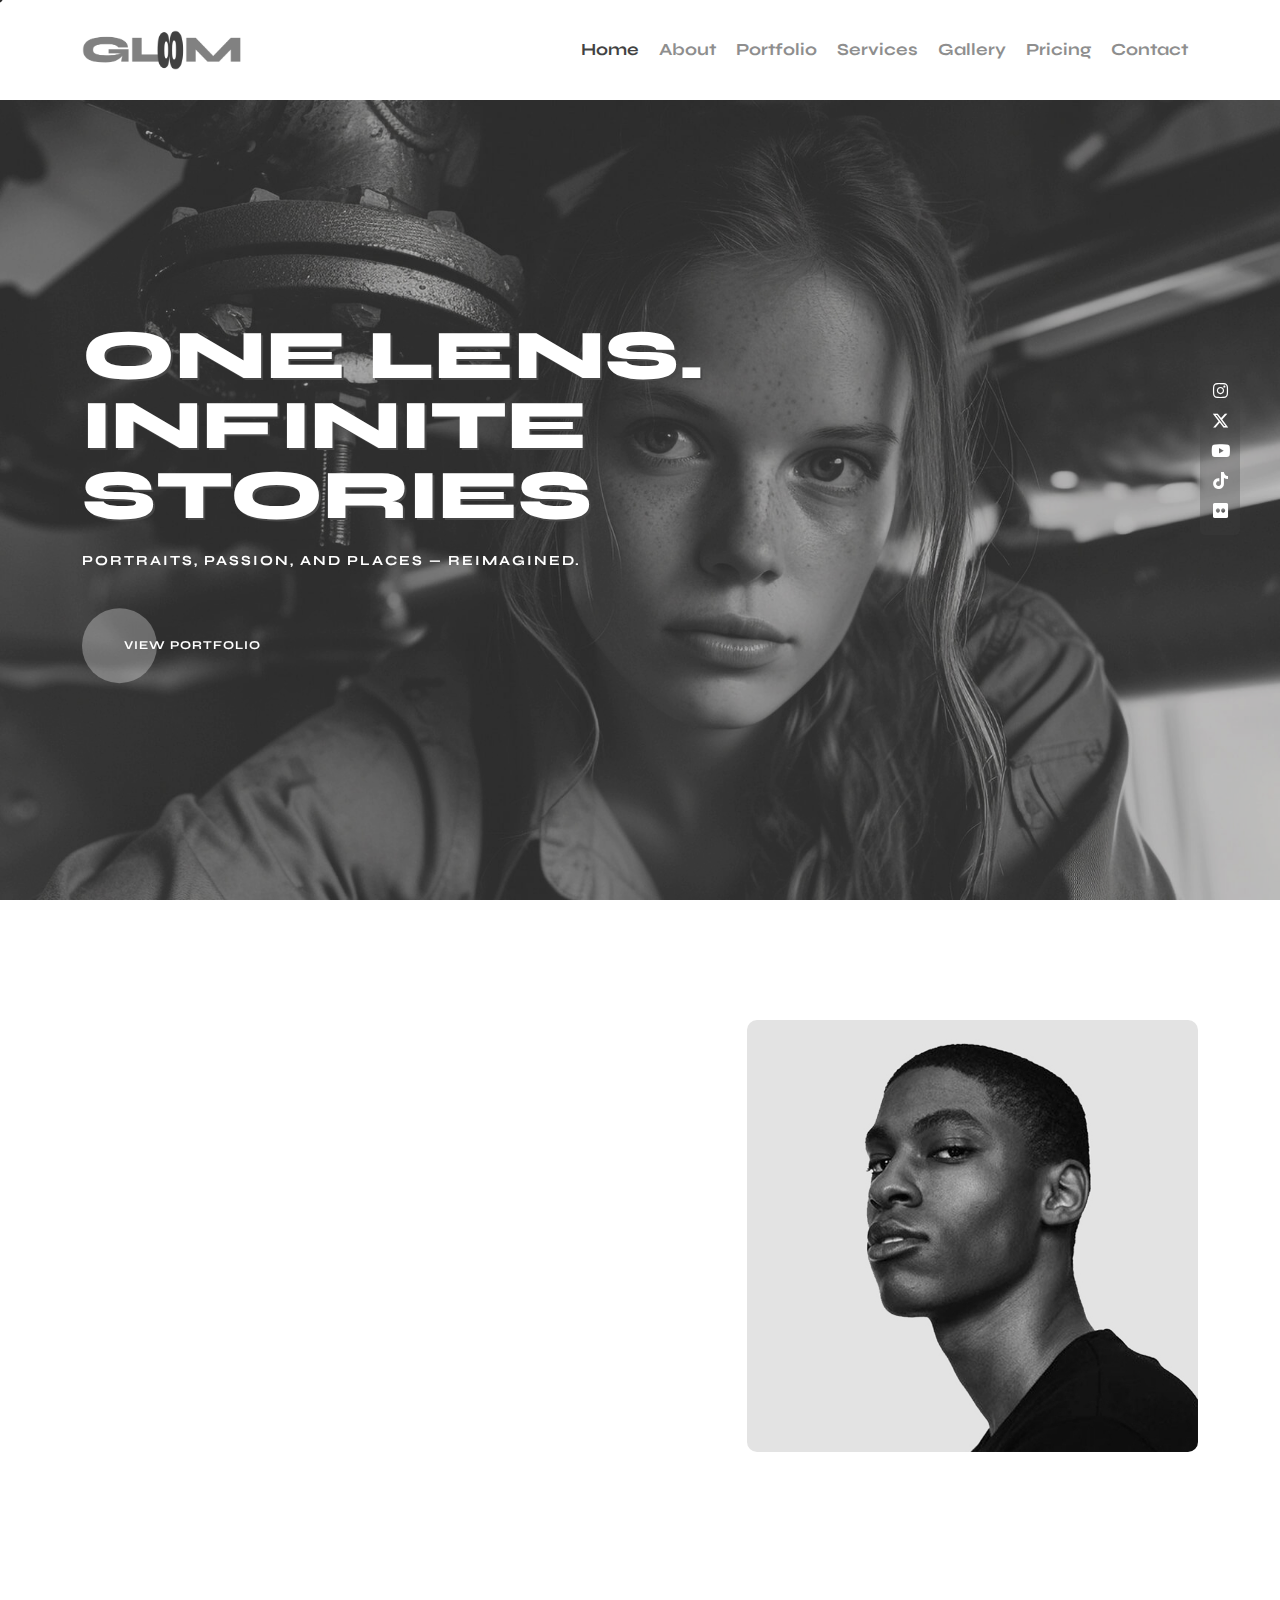
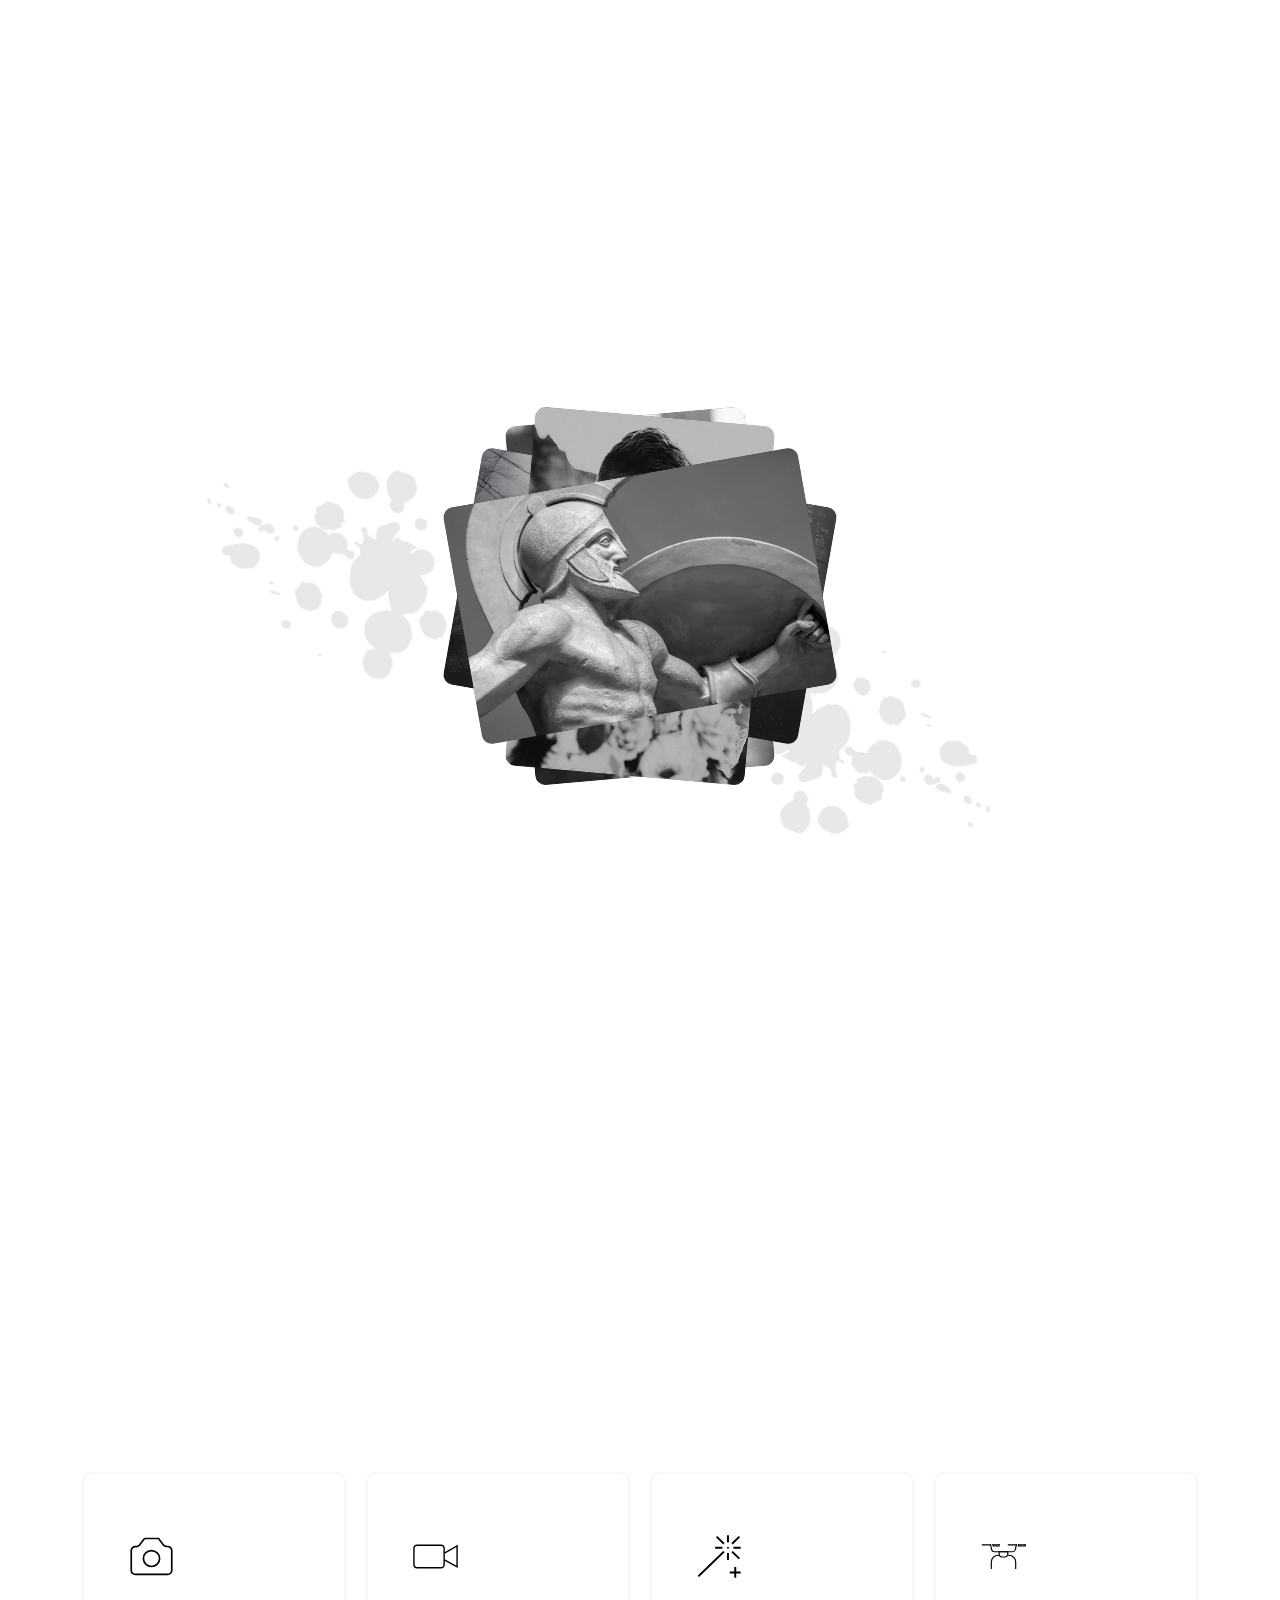
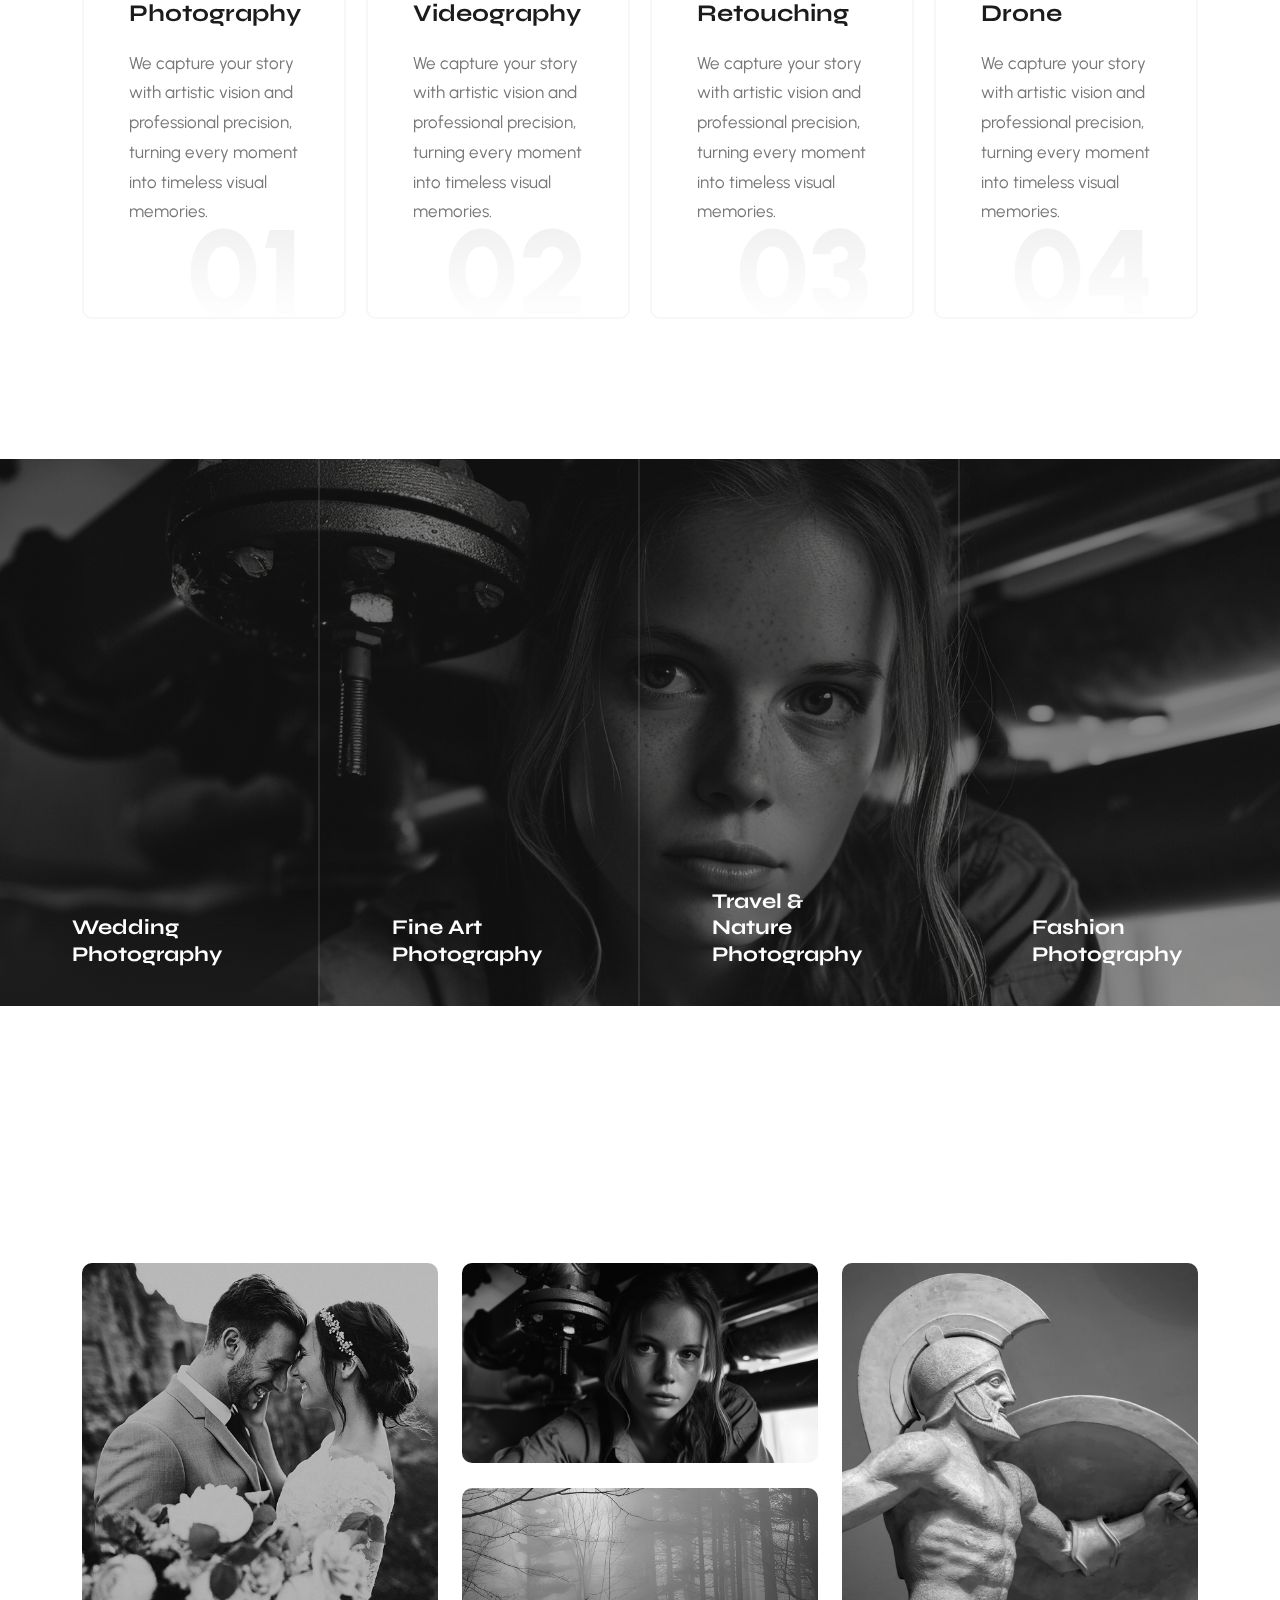
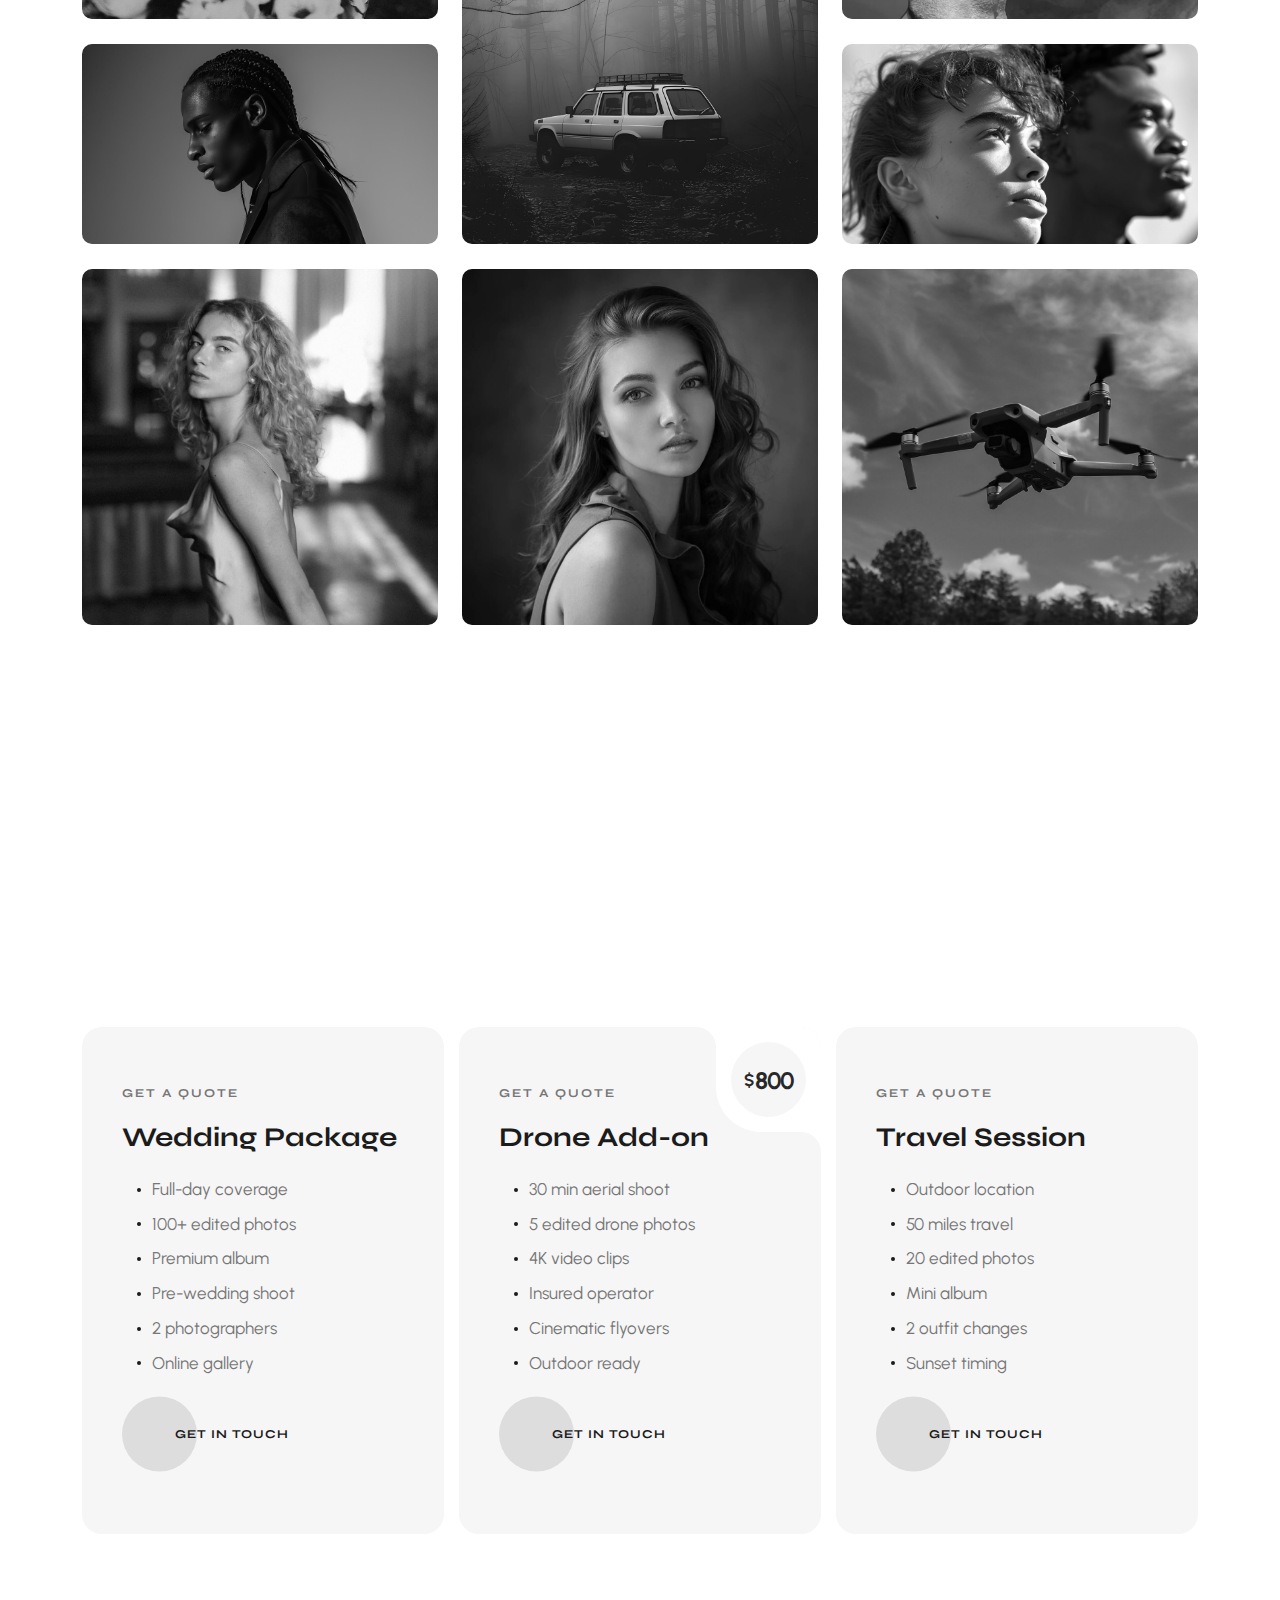
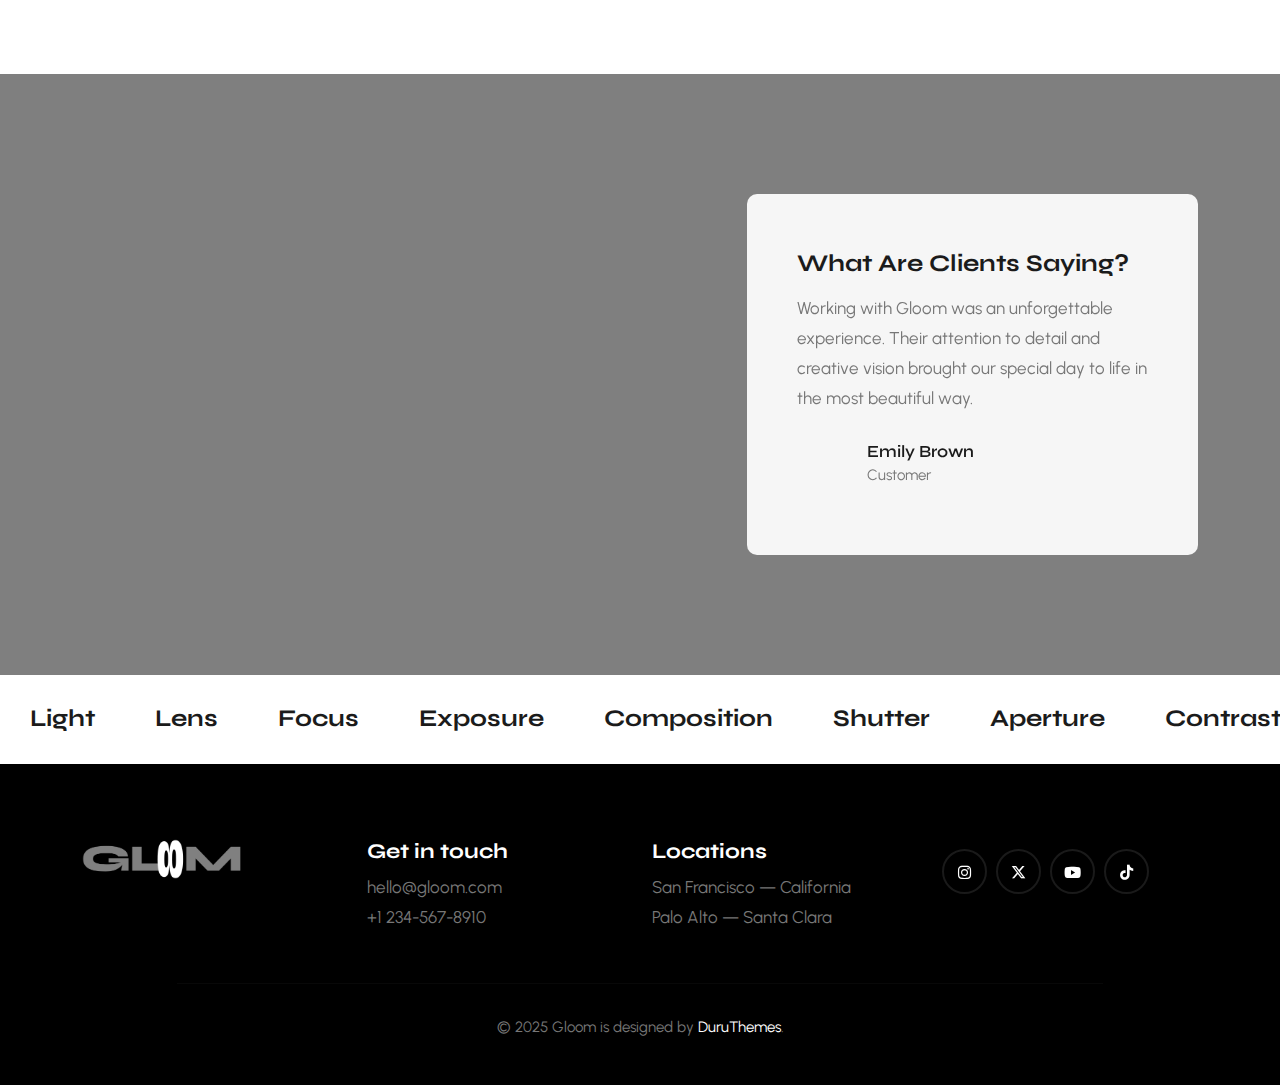
<file: index.html>
<!DOCTYPE html>
<html lang="en">
<head>
    <meta charset="utf-8">
    <meta http-equiv="X-UA-Compatible" content="IE=edge">
    <meta name="viewport" content="width=device-width, initial-scale=1">
    <title>Gloom - Photography Portfolio Template</title>
    <meta name="description" content="Gloom is a modern and elegant photography portfolio theme designed for creatives, photographers, and visual artists.">
    <meta name="keywords" content="photography, portfolio, gallery, fullscreen, creative, responsive, gloom">
    <meta name="author" content="DuruThemes">
    <link rel="icon" type="image/x-icon" href="images/favicon.ico">
    <link rel="preconnect" href="https://fonts.googleapis.com/">
    <link rel="preconnect" href="https://fonts.gstatic.com/" crossorigin>
    <link href="https://fonts.googleapis.com/css2?family=Syne:wght@400..800&amp;family=Urbanist:ital,wght@0,100..900;1,100..900&amp;display=swap" rel="stylesheet">
    <link rel="stylesheet" href="css/plugins.css">
    <link rel="stylesheet" href="css/style.css">
</head>
<body>
    <!-- Preloader -->
    <div class="preloader-bg"></div>
    <div id="preloader">
        <div id="preloader-status">
            <div class="preloader-position loader"> <span></span> </div>
        </div>
    </div>
    <!-- Progress scroll totop -->
    <div class="progress-wrap cursor-pointer">
        <svg class="progress-circle svg-content" width="100%" height="100%" viewBox="-1 -1 102 102">
            <path d="M50,1 a49,49 0 0,1 0,98 a49,49 0 0,1 0,-98" />
        </svg>
    </div>
    <!-- Cursor -->
    <div class="cursor js-cursor"></div>
    <!-- Social Icons -->
    <div class="social-ico-block"> <a href="https://duruthemes.com/demo/html/gloom/" target="_blank" class="social-ico"><i class="fa-brands fa-instagram"></i></a> <a href="https://duruthemes.com/demo/html/gloom/" target="_blank" class="social-ico"><i class="fa-brands fa-x-twitter"></i></a> <a href="https://duruthemes.com/demo/html/gloom/" target="_blank" class="social-ico"><i class="fa-brands fa-youtube"></i></a> <a href="https://duruthemes.com/demo/html/gloom/" target="_blank" class="social-ico"><i class="fa-brands fa-tiktok"></i></a> <a href="https://duruthemes.com/demo/html/gloom/" target="_blank" class="social-ico"><i class="fa-brands fa-flickr"></i></a> </div>
    <!-- Navbar -->
    <nav class="navbar navbar-expand-lg">
        <div class="container">
            <!-- Logo -->
            <div class="logo-wrapper">
                <a class="logo" href="index.html"> <img src="images/logo-light.png" class="logo-img" alt="Gloom" loading="lazy"> </a>
                <!-- <div class="logo"><h2>Gl<span>oo</span>m</h2></div> -->
            </div>
            <!-- Button -->
            <button class="navbar-toggler" type="button" data-bs-toggle="collapse" data-bs-target="#navbar" aria-controls="navbar" aria-expanded="false" aria-label="Toggle navigation"> <span class="navbar-toggler-icon"><i class="ti-menu"></i></span> </button>
            <!-- Menu -->
            <div class="collapse navbar-collapse" id="navbar">
                <ul class="navbar-nav ms-auto">
                    <li class="nav-item"><a class="nav-link active" href="#" data-scroll-nav="0">Home</a></li>
                    <li class="nav-item"><a class="nav-link" href="#" data-scroll-nav="1">About</a></li>
                    <li class="nav-item"><a class="nav-link" href="#" data-scroll-nav="2">Portfolio</a></li>
                    <li class="nav-item"><a class="nav-link" href="#" data-scroll-nav="3">Services</a></li>
                    <li class="nav-item"><a class="nav-link" href="#" data-scroll-nav="4">Gallery</a></li>
                    <li class="nav-item"><a class="nav-link" href="#" data-scroll-nav="5">Pricing</a></li>
                    <li class="nav-item"><a class="nav-link" href="#" data-scroll-nav="6">Contact</a></li>
                </ul>
            </div>
        </div>
    </nav>
    <!-- Kenburns SlideShow -->
    <aside data-scroll-index="0" class="kenburns-section" id="kenburnsSliderContainer" data-overlay-dark="3">
        <div class="kenburns-inner h-100">
            <div class="v-middle caption">
                <div class="container">
                    <div class="row align-items-center">
                        <div class="col-lg-7 col-md-12">
                            <h1>One Lens. Infinite Stories</h1>
                            <h6>Portraits, passion, and places — reimagined.</h6>
                            <div class="btn-wrap mt-30">
                                    <div class="btn-link"> <a class="white" href="portfolio-page.html">View portfolio</a> <span class="btn-block color3 animation-bounce"></span> </div>
                                </div>
                        </div>
                    </div>
                </div>
            </div>
        </div>
    </aside>
    <!-- About  -->
    <section id="about" data-scroll-index="1" class="section-padding">
        <div class="container">
            <div class="row">
                <div class="col-md-6">
                    <h6 class="wow" data-splitting>About Us</h6>
                    <h1 class="wow" data-splitting>Behind the lens</h1>
                    <p class="mt-30 wow fadeInUp" data-wow-delay="0.3s"> We believe every image has a soul. Through light, emotion, and timing, we frame stories that speak without words. Photography is not just craft — it’s connection. Moments pass, but memories we create last forever. </p>
                    <p class="wow fadeInUp" data-wow-delay="0.6s"> Fusce suere quis sem quis efficitur. Etiam ac cursus lacus a retium arus crase eratodio congue a nulla quis iaculis laoreet risus. Orci varius natoque penatis magnis miss the duru parturient montes, nascetur ridiculus in the fermen. </p>
                    <div class="btn-wrap wow fadeInUp text-left mt-30 mb-30" data-wow-delay="0.9s">
                        <div class="btn-link"> <a href="mailto:hello@gloom.com">hello@gloom.com</a> <span class="btn-block color1 animation-bounce"></span> </div>
                    </div>
                </div>
                <div class="col-md-5 offset-md-1">
                    <div class="reveal-effect"> <img src="images/about.jpg" class="img-fluid br-10px" alt="Gloom" loading="lazy" /> </div>
                </div>
            </div>
        </div>
    </section>
    <!-- Portfolio -->
    <section id="portfolio" data-scroll-index="2" class="section-padding">
        <div class="container">
            <div class="row justify-content-center mb-60">
                <div class="col-md-12 text-center">
                    <h6 class="wow" data-splitting>Time stands still in every shot</h6>
                    <h1 class="wow" data-splitting>Portfolio</h1>
                </div>
            </div>
            <div class="row">
                <div class="col-md-12">
                    <div class="portfolio fade-in section-padding">
                        <div class="item">
                            <a href="portfolio.html" class="img portrait" style="background-image: url('images/portfolio/1.jpg');">
                                <div class="overlay"></div> <span class="hover-text">Wedding Photography</span>
                            </a>
                            <a href="portfolio.html" class="img landscape" style="background-image: url('images/portfolio/2.jpg');">
                                <div class="overlay"></div> <span class="hover-text">Art Photography</span>
                            </a>
                            <a href="portfolio.html" class="img landscape" style="background-image: url('images/portfolio/3.jpg');">
                                <div class="overlay"></div> <span class="hover-text">Travel Photography</span>
                            </a>
                            <a href="portfolio.html" class="img portrait" style="background-image: url('images/portfolio/4.jpg');">
                                <div class="overlay"></div> <span class="hover-text">Fashion Photography</span>
                            </a> <img class="canvas-1" src="images/canvas-1.png" width="373" alt="Canvas 1" /> <img class="canvas-2" src="images/canvas-2.png" width="373" alt="Canvas 2" />
                        </div>
                    </div>
                </div>
            </div>
            <div class="row">
                <div class="col-md-12 justify-align-center">
                    <div class="btn-wrap wow fadeInUp text-center" data-wow-delay=".3s">
                        <div class="btn-link"> <a href="portfolio.html">View portfolio </a> <span class="btn-block color1 animation-bounce"></span> </div>
                    </div>
                </div>
            </div>
        </div>
    </section>
    <!-- Services -->
    <section id="services" data-scroll-index="3" class="services clear section-padding">
        <div class="container">
            <div class="row mb-45">
                <div class="col-md-4">
                    <h6 class="wow" data-splitting>Capture the Moment</h6>
                    <h1 class="wow" data-splitting>Services</h1>
                </div>
                <div class="col-md-7 offset-md-1 mt-45">
                    <p class="wow fadeInUp" data-wow-delay=".6s">Discover my professional services including photography, videography, retouching, aerials, lighting, and grading — crafted to capture your moments with precision and creativity.</p>
                </div>
            </div>
            <div class="row">
                <div class="col-md-12">
                    <div class="owl-carousel owl-theme">
                        <div class="item">
                            <a href="services-page.html"> <img src="images/icons/icon-1.svg" alt="">
                                <h5>Photography</h5>
                                <p>We capture your story with artistic vision and professional precision, turning every moment into timeless visual memories.</p>
                                <div class="numb">01</div>
                            </a>
                        </div>
                        <div class="item">
                            <a href="services-page.html"> <img src="images/icons/icon-2.svg" alt="">
                                <h5>Videography</h5>
                                <p>We capture your story with artistic vision and professional precision, turning every moment into timeless visual memories.</p>
                                <div class="numb">02</div>
                            </a>
                        </div>
                        <div class="item">
                            <a href="services-page.html"> <img src="images/icons/icon-3.svg" alt="">
                                <h5>Retouching</h5>
                                <p>We capture your story with artistic vision and professional precision, turning every moment into timeless visual memories.</p>
                                <div class="numb">03</div>
                            </a>
                        </div>
                        <div class="item">
                            <a href="services-page.html"> <img src="images/icons/icon-4.svg" alt="">
                                <h5>Drone</h5>
                                <p>We capture your story with artistic vision and professional precision, turning every moment into timeless visual memories.</p>
                                <div class="numb">04</div>
                            </a>
                        </div>
                        <div class="item">
                            <a href="services-page.html"> <img src="images/icons/icon-5.svg" alt="">
                                <h5>Lighting</h5>
                                <p>We capture your story with artistic vision and professional precision, turning every moment into timeless visual memories.</p>
                                <div class="numb">05</div>
                            </a>
                        </div>
                        <div class="item">
                            <a href="services-page.html"> <img src="images/icons/icon-5.svg" alt="">
                                <h5>Grading</h5>
                                <p>We capture your story with artistic vision and professional precision, turning every moment into timeless visual memories.</p>
                                <div class="numb">06</div>
                            </a>
                        </div>
                    </div>
                </div>
            </div>
        </div>
    </section>
    <!-- Process 2 -->
    <section class="interactive process2">
        <div class="process2-content">
            <div class="process2-content-inner">
                <div class="item">
                    <div class="inner activate" data-index="0">
                        <div class="cont">
                            <div class="text">
                                <h2><a href="services.html">Wedding Photography</a></h2>
                            </div>
                        </div>
                    </div>
                </div>
                <div class="item">
                    <div class="inner" data-index="1">
                        <div class="cont">
                            <div class="text">
                                <h2><a href="services.html">Fine Art Photography</a></h2>
                            </div>
                        </div>
                    </div>
                </div>
                <div class="item">
                    <div class="inner" data-index="2">
                        <div class="cont">
                            <div class="text">
                                <h2><a href="services.html">Travel & Nature Photography</a></h2>
                            </div>
                        </div>
                    </div>
                </div>
                <div class="item">
                    <div class="inner" data-index="3">
                        <div class="cont">
                            <div class="text">
                                <h2><a href="services.html">Fashion Photography</a></h2>
                            </div>
                        </div>
                    </div>
                </div>
            </div>
            <div class="process2-list-image">
                <div class="process2-image img-0 show" data-bg="images/slider/01.jpg" style="background-image: url('images/slider/01.jpg');"></div>
                <div class="process2-image img-1" data-bg="images/slider/02.jpg" style="background-image: url('images/slider/02.jpg');"></div>
                <div class="process2-image img-2" data-bg="images/slider/04.jpg" style="background-image: url('images/slider/04.jpg');"></div>
                <div class="process2-image img-3" data-bg="images/slider/03.jpg" style="background-image: url('images/slider/03.jpg');"></div>
            </div>
        </div>
    </section>
    <!-- Image Gallery -->
    <section id="gallery" data-scroll-index="4" class="section-padding">
        <div class="container">
            <div class="row justify-content-center mb-45">
                <div class="col-md-12 text-center">
                    <h6 class="wow" data-splitting>Time stands still in every shot</h6>
                    <h1 class="wow" data-splitting>Image Gallery</h1>
                </div>
            </div>
            <div class="row gallery-items">
                <div class="col-lg-4 col-md-6 single-item branding mb-25">
                    <a href="images/portfolio/1.jpg" title="" class="img-zoom">
                        <div class="gallery-box">
                            <div class="gallery-img img-grayscale"> 
                            <img src="images/portfolio/1.jpg" class="img-fluid mx-auto d-block" alt=""> </div>
                        </div>
                    </a>
                </div>
                <div class="col-lg-4 col-md-6 single-item product mb-25">
                    <a href="images/slider/01.jpg" title="" class="gallery-masonry-item-img-link img-zoom">
                        <div class="gallery-box">
                            <div class="gallery-img img-grayscale"> <img src="images/slider/01.jpg" class="img-fluid mx-auto d-block" alt=""> </div>
                        </div>
                    </a>
                </div>
                <div class="col-lg-4 col-md-6 single-item web mb-25">
                    <a href="images/portfolio/2.jpg" title="" class="gallery-masonry-item-img-link img-zoom">
                        <div class="gallery-box">
                            <div class="gallery-img img-grayscale"> <img src="images/portfolio/2.jpg" class="img-fluid mx-auto d-block" alt=""> </div>
                        </div>
                    </a>
                </div>
                <div class="col-lg-4 col-md-6 single-item branding mb-25">
                    <a href="images/portfolio/3.jpg" title="" class="gallery-masonry-item-img-link img-zoom">
                        <div class="gallery-box">
                            <div class="gallery-img img-grayscale"> <img src="images/portfolio/3.jpg" class="img-fluid mx-auto d-block" alt=""> </div>
                        </div>
                    </a>
                </div>
                <div class="col-lg-4 col-md-6 single-item product mb-25">
                    <a href="images/slider/02.jpg" title="" class="gallery-masonry-item-img-link img-zoom">
                        <div class="gallery-box">
                            <div class="gallery-img img-grayscale"> <img src="images/slider/02.jpg" class="img-fluid mx-auto d-block" alt=""> </div>
                        </div>
                    </a>
                </div>
                <div class="col-lg-4 col-md-6 single-item product mb-25">
                    <a href="images/slider/03.jpg" title="" class="gallery-masonry-item-img-link img-zoom">
                        <div class="gallery-box">
                            <div class="gallery-img img-grayscale"> <img src="images/slider/03.jpg" class="img-fluid mx-auto d-block" alt=""> </div>
                        </div>
                    </a>
                </div>
                <div class="col-lg-4 col-md-6 single-item web mb-25">
                    <a href="images/portfolio/4.jpg" title="" class="gallery-masonry-item-img-link img-zoom">
                        <div class="gallery-box">
                            <div class="gallery-img img-grayscale"> <img src="images/portfolio/4.jpg" class="img-fluid mx-auto d-block" alt=""> </div>
                        </div>
                    </a>
                </div>
                <div class="col-lg-4 col-md-6 single-item web mb-25">
                    <a href="images/portfolio/5.jpg" title="" class="gallery-masonry-item-img-link img-zoom">
                        <div class="gallery-box">
                            <div class="gallery-img img-grayscale"> <img src="images/portfolio/5.jpg" class="img-fluid mx-auto d-block" alt=""> </div>
                        </div>
                    </a>
                </div>
                <div class="col-lg-4 col-md-6 single-item branding mb-25">
                    <a href="images/portfolio/6.jpg" title="" class="gallery-masonry-item-img-link img-zoom">
                        <div class="gallery-box">
                            <div class="gallery-img img-grayscale"> <img src="images/portfolio/6.jpg" class="img-fluid mx-auto d-block" alt=""> </div>
                        </div>
                    </a>
                </div>
            </div>
        </div>
    </section>
    <!-- Pricing -->
    <section id="pricing" data-scroll-index="5" class="price section-padding">
        <div class="container">
            <div class="row justify-content-center mb-45">
                <div class="col-md-12 text-center">
                    <h6 class="wow" data-splitting>Choose the package that fits your story</h6>
                    <h1 class="wow" data-splitting>Price plan</h1>
                </div>
            </div>
            <div class="row">
                <div class="col-md-12">
                   <div class="owl-carousel owl-theme">
                    <div class="item">
                        <h6>Get a quote</h6>
                        <h3>Wedding Package</h3>
                        <div class="cont">
                            <ul class="dot-list">
                                <li>Full-day coverage</li>
                                <li>100+ edited photos</li>
                                <li>Premium album</li>
                                <li>Pre-wedding shoot</li>
                                <li>2 photographers</li>
                                <li>Online gallery</li>
                            </ul>
                            <div class="btn-wrap text-left mt-15">
                                <div class="btn-link"> <a href="contact.html">Get in touch </a> <span class="btn-block color1 animation-bounce"></span> </div>
                            </div>
                        </div>
                        <div class="numb">Wedding</div>
                        <a data-bs-toggle="modal" data-bs-target="#exampleModal" data-bs-whatever="@mdo" href="#0" class="rmore">
                            <div class="arrow"> <span>$</span>900</div>
                            <div class="br-left-top">
                                <svg viewBox="0 0 11 11" fill="none" xmlns="http://www.w3.org/2000/svg" class="w-11 h-11">
                                    <path d="M11 1.54972e-06L0 0L2.38419e-07 11C1.65973e-07 4.92487 4.92487 1.62217e-06 11 1.54972e-06Z" fill="#ffffff"></path>
                                </svg>
                            </div>
                            <div class="br-right-bottom">
                                <svg viewBox="0 0 11 11" fill="none" xmlns="http://www.w3.org/2000/svg" class="w-11 h-11">
                                    <path d="M11 1.54972e-06L0 0L2.38419e-07 11C1.65973e-07 4.92487 4.92487 1.62217e-06 11 1.54972e-06Z" fill="#ffffff"></path>
                                </svg>
                            </div>
                        </a>
                    </div>
                    <div class="item">
                        <h6>Get a quote</h6>
                        <h3>Drone Add-on</h3>
                        <div class="cont">
                            <ul class="dot-list">
                                <li>30 min aerial shoot</li>
                                <li>5 edited drone photos</li>
                                <li>4K video clips</li>
                                <li>Insured operator</li>
                                <li>Cinematic flyovers</li>
                                <li>Outdoor ready</li>
                            </ul>
                            <div class="btn-wrap text-left mt-15">
                                <div class="btn-link"> <a href="contact.html">Get in touch </a> <span class="btn-block color1 animation-bounce"></span> </div>
                            </div>
                        </div>
                        <div class="numb">Drone</div>
                        <a data-bs-toggle="modal" data-bs-target="#exampleModal" data-bs-whatever="@mdo" href="#0" class="rmore active">
                            <div class="arrow"> <span>$</span>800</div>
                            <div class="br-left-top">
                                <svg viewBox="0 0 11 11" fill="none" xmlns="http://www.w3.org/2000/svg" class="w-11 h-11">
                                    <path d="M11 1.54972e-06L0 0L2.38419e-07 11C1.65973e-07 4.92487 4.92487 1.62217e-06 11 1.54972e-06Z" fill="#ffffff"></path>
                                </svg>
                            </div>
                            <div class="br-right-bottom">
                                <svg viewBox="0 0 11 11" fill="none" xmlns="http://www.w3.org/2000/svg" class="w-11 h-11">
                                    <path d="M11 1.54972e-06L0 0L2.38419e-07 11C1.65973e-07 4.92487 4.92487 1.62217e-06 11 1.54972e-06Z" fill="#ffffff"></path>
                                </svg>
                            </div>
                        </a>
                    </div>
                    <div class="item">
                        <h6>Get a quote</h6>
                        <h3>Travel Session</h3>
                        <div class="cont">
                            <ul class="dot-list">
                                <li>Outdoor location</li>
                                <li>50 miles travel</li>
                                <li>20 edited photos</li>
                                <li>Mini album</li>
                                <li>2 outfit changes</li>
                                <li>Sunset timing</li>
                            </ul>
                            <div class="btn-wrap text-left mt-15">
                                <div class="btn-link"> <a href="contact.html">Get in touch </a> <span class="btn-block color1 animation-bounce"></span> </div>
                            </div>
                        </div>
                        <div class="numb">Travel</div>
                        <a data-bs-toggle="modal" data-bs-target="#exampleModal" data-bs-whatever="@mdo" href="#0" class="rmore">
                            <div class="arrow"> <span>$</span>700</div>
                            <div class="br-left-top">
                                <svg viewBox="0 0 11 11" fill="none" xmlns="http://www.w3.org/2000/svg" class="w-11 h-11">
                                    <path d="M11 1.54972e-06L0 0L2.38419e-07 11C1.65973e-07 4.92487 4.92487 1.62217e-06 11 1.54972e-06Z" fill="#ffffff"></path>
                                </svg>
                            </div>
                            <div class="br-right-bottom">
                                <svg viewBox="0 0 11 11" fill="none" xmlns="http://www.w3.org/2000/svg" class="w-11 h-11">
                                    <path d="M11 1.54972e-06L0 0L2.38419e-07 11C1.65973e-07 4.92487 4.92487 1.62217e-06 11 1.54972e-06Z" fill="#ffffff"></path>
                                </svg>
                            </div>
                        </a>
                    </div>
                </div>
                </div>
            </div>
        </div>
    </section>
    <!-- Testiominals -->
    <section id="contact" data-scroll-index="6" class="testimonials">
        <div class="background bg-img bg-fixed section-padding" data-overlay-dark="5" data-background="images/slider/01.jpg">
            <div class="container">
                <div class="row align-items-center">
                    <!-- Work together -->
                    <div class="col-md-5 mb-30">
                        <h4 class="wow" data-splitting>Let’s capture the perfect shots together.</h4>
                        <div class="btn-wrap mt-30 text-left wow fadeInUp" data-wow-delay=".6s">
                            <div class="btn-link"><a class="white" href="mailto:hello@gloom.com">hello@gloom.com</a><span class="btn-block color3 animation-bounce"></span></div>
                        </div>
                    </div>
                    <!-- Testiominals -->
                    <div class="col-md-5 offset-md-2">
                        <div class="testimonials-box">
                            <h5>What Are Clients Saying?</h5>
                            <div class="owl-carousel owl-theme">
                                <div class="item">
                                    <p>Working with Gloom was an unforgettable experience. Their attention to detail and creative vision brought our special day to life in the most beautiful way.</p> <span class="quote"><img src="images/quot.png" alt="" loading="lazy"></span>
                                    <div class="info">
                                        <div class="author-img"> <img src="images/team/1.jpg" alt="" loading="lazy"> </div>
                                        <div class="cont">
                                            <h6>Emily Brown</h6> <span>Customer</span>
                                        </div>
                                    </div>
                                </div>
                                <div class="item">
                                    <p>Working with Gloom was an unforgettable experience. Their attention to detail and creative vision brought our special day to life in the most beautiful way.</p> <span class="quote"><img src="images/quot.png" alt="" loading="lazy"></span>
                                    <div class="info">
                                        <div class="author-img"> <img src="images/team/2.jpg" alt="" loading="lazy"> </div>
                                        <div class="cont">
                                            <h6>Jason White</h6> <span>Customer</span>
                                        </div>
                                    </div>
                                </div>
                            </div>
                        </div>
                    </div>
                </div>
            </div>
        </div>
    </section>
    <!-- Scrolling -->
    <div class="scrolling scrolling-ticker">
        <div class="wrapper">
            <div class="content"> <span><img src="images/asterisk-icon.svg" alt="" loading="lazy">Light</span> <span><img src="images/asterisk-icon.svg" alt="" loading="lazy">Lens</span> <span><img src="images/asterisk-icon.svg" alt="" loading="lazy">Focus</span> <span><img src="images/asterisk-icon.svg" alt="" loading="lazy">Exposure</span> <span><img src="images/asterisk-icon.svg" alt="" loading="lazy">Composition</span> <span><img src="images/asterisk-icon.svg" alt="" loading="lazy">Shutter</span> <span><img src="images/asterisk-icon.svg" alt="" loading="lazy">Aperture</span> <span><img src="images/asterisk-icon.svg" alt="" loading="lazy">Contrast</span> <span><img src="images/asterisk-icon.svg" alt="" loading="lazy">Frame</span> <span><img src="images/asterisk-icon.svg" alt="" loading="lazy">Portrai</span> <span><img src="images/asterisk-icon.svg" alt="" loading="lazy">Capture</span> <span><img src="images/asterisk-icon.svg" alt="" loading="lazy">Moment</span> <span><img src="images/asterisk-icon.svg" alt="" loading="lazy">Perspective</span> <span><img src="images/asterisk-icon.svg" alt="" loading="lazy">Emotion</span> </div>
            <div class="content"> <span><img src="images/asterisk-icon.svg" alt="" loading="lazy">Light</span> <span><img src="images/asterisk-icon.svg" alt="" loading="lazy">Lens</span> <span><img src="images/asterisk-icon.svg" alt="" loading="lazy">Focus</span> <span><img src="images/asterisk-icon.svg" alt="" loading="lazy">Exposure</span> <span><img src="images/asterisk-icon.svg" alt="" loading="lazy">Composition</span> <span><img src="images/asterisk-icon.svg" alt="" loading="lazy">Shutter</span> <span><img src="images/asterisk-icon.svg" alt="" loading="lazy">Aperture</span> <span><img src="images/asterisk-icon.svg" alt="" loading="lazy">Contrast</span> <span><img src="images/asterisk-icon.svg" alt="" loading="lazy">Frame</span> <span><img src="images/asterisk-icon.svg" alt="" loading="lazy">Portrai</span> <span><img src="images/asterisk-icon.svg" alt="" loading="lazy">Capture</span> <span><img src="images/asterisk-icon.svg" alt="" loading="lazy">Moment</span> <span><img src="images/asterisk-icon.svg" alt="" loading="lazy">Perspective</span> <span><img src="images/asterisk-icon.svg" alt="" loading="lazy">Emotion</span> </div>
        </div>
    </div>
    <!-- Footer -->
    <footer class="footer-section">
        <div class="container">
            <div class="row justify-content-center">
                <div class="col-lg-3 col-md-12"><a href="index.html"><img src="images/logo-dark.png" alt=""></a></div>
                <div class="col-lg-3 col-md-12">
                    <h5>Get in touch</h5>
                    <p>hello@gloom.com
                        <br>+1 234-567-8910
                    </p>
                </div>
                <div class="col-lg-3 col-md-12">
                    <h5>Locations</h5>
                    <p>San Francisco — California
                        <br>Palo Alto — Santa Clara
                    </p>
                </div>
                <div class="col-lg-3 col-md-12">
                    <ul class="footer-social-link">
                        <li><a href="https://duruthemes.com/demo/html/gloom/" target="_blank"><i class="fa-brands fa-instagram"></i></a></li>
                        <li><a href="https://duruthemes.com/demo/html/gloom/" target="_blank"><i class="fa-brands fa-x-twitter"></i></a></li>
                        <li><a href="https://duruthemes.com/demo/html/gloom/" target="_blank"><i class="fa-brands fa-youtube"></i></a></li>
                        <li><a href="https://duruthemes.com/demo/html/gloom/" target="_blank"><i class="fa-brands fa-tiktok"></i></a></li>
                    </ul>
                </div>
            </div>
            <div class="row justify-content-center">
                <div class="col-md-10 text-center">
                    <p class="mb-0 copyright">© 2025 Gloom is designed by <a href="https://1.envato.market/DuruThemes" target="_blank">DuruThemes</a>.</p>
                </div>
            </div>
        </div>
    </footer>
    <!-- jQuery -->
    <script src="js/plugins/jquery-3.7.1.min.js"></script>
    <script src="js/plugins/jquery-migrate-3.5.0.min.js"></script>
    <script src="js/plugins/popper.min.js"></script>
    <script src="js/plugins/bootstrap.min.js"></script>
    <script src="js/plugins/owl.carousel.min.js"></script>
    <script src="js/plugins/jquery.magnific-popup.min.js"></script>
    <script src="js/plugins/YouTubePopUp.js"></script>
    <script src="js/plugins/jquery.easing.1.3.js"></script>
    <script src="js/plugins/imagesloaded.pkgd.min.js"></script>
    <script src="js/plugins/jquery.isotope.v3.0.2.js"></script>
    <script src="js/plugins/smooth-scroll.min.js"></script>
    <script src="js/plugins/wow.js"></script>
    <script src="js/plugins/vegas.slider.min.js"></script>
    <script src="js/custom.js"></script>
    <!-- Vegas Background Slideshow (vegas.slider kenburns) -->
    <script>
        $(document).ready(function() {
            $('#kenburnsSliderContainer').vegas({
                slides: [{
                    src: "images/slider/01.jpg"
                }, {
                    src: "images/slider/02.jpg"
                }, {
                    src: "images/slider/03.jpg"
                }, {
                    src: "images/slider/07.jpg"
                }, {
                    src: "images/slider/08.jpg"
                }, {
                    src: "images/slider/09.jpg"
                }],
                overlay: true,
                transition: 'fade2',
                animation: 'kenburnsUpRight',
                transitionDuration: 1000,
                delay: 10000,
                animationDuration: 20000
            });
        });
    </script>
</body>

</html>
</file>
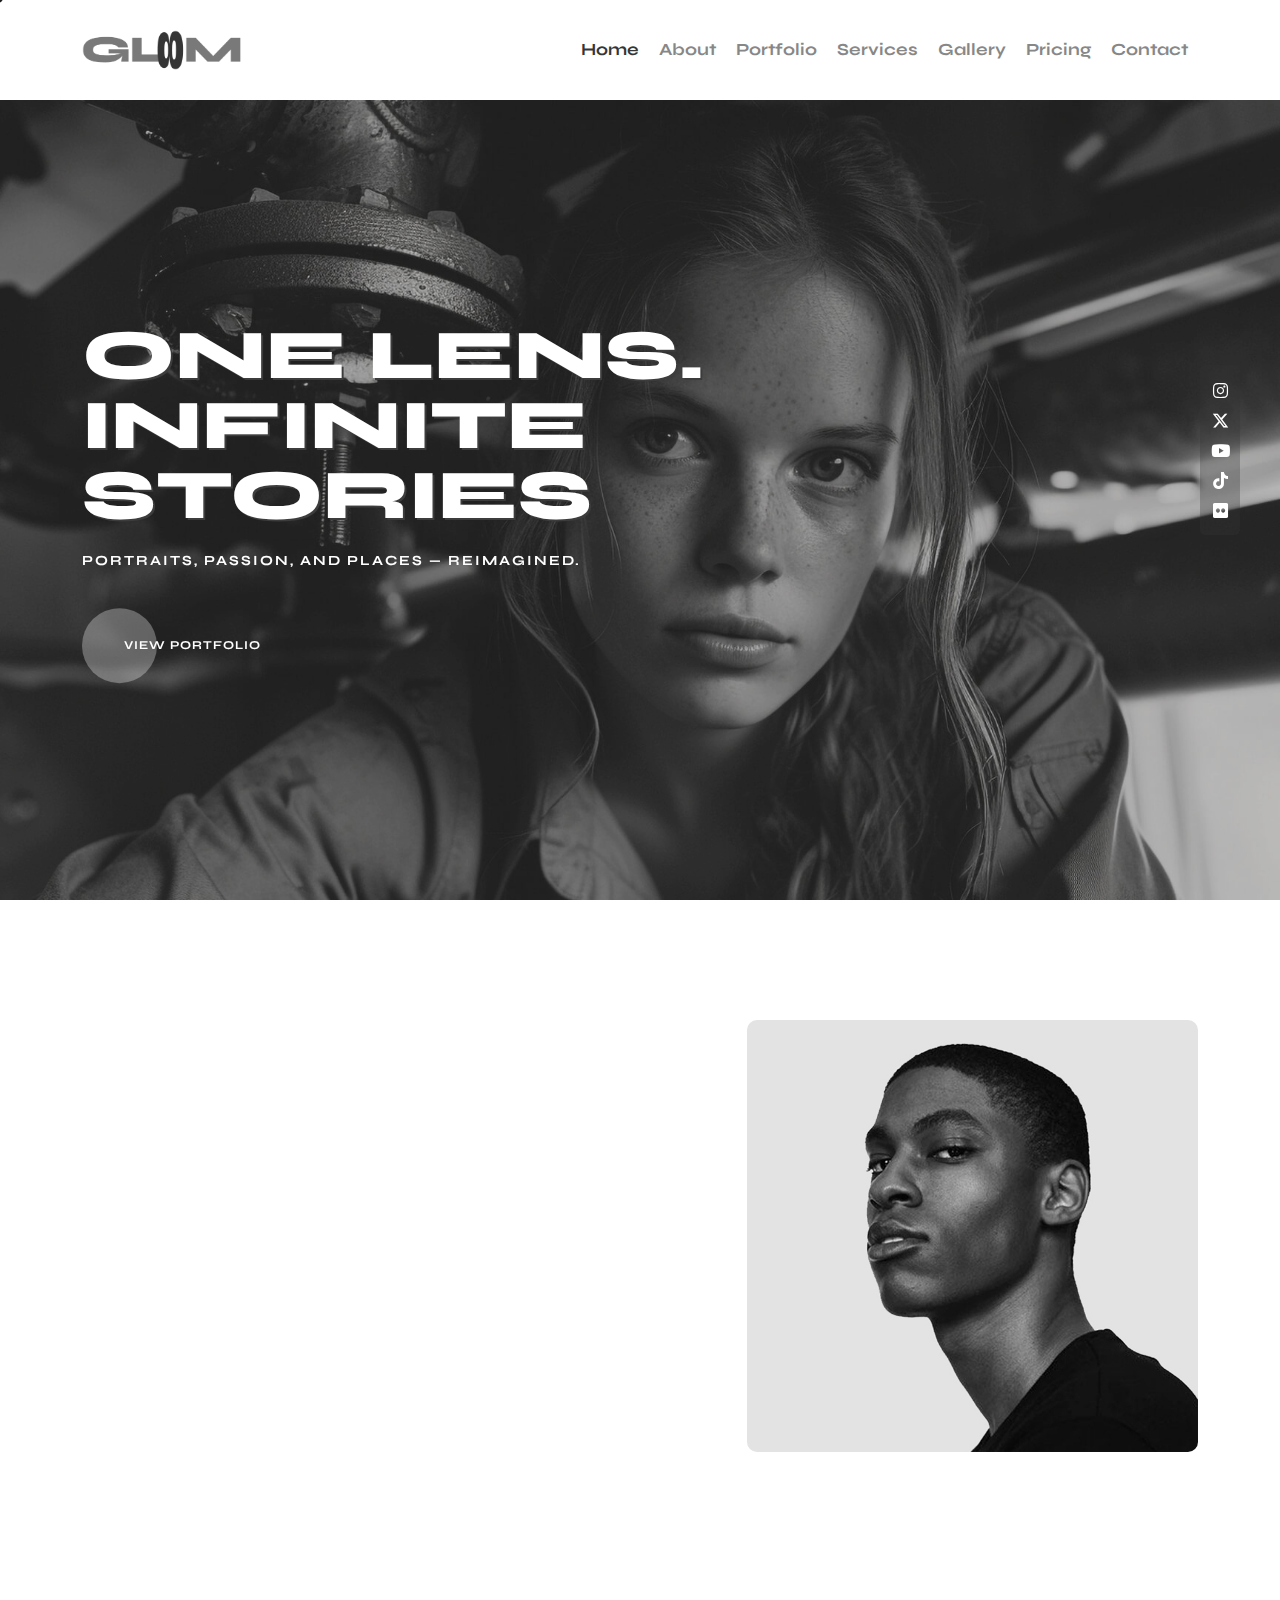
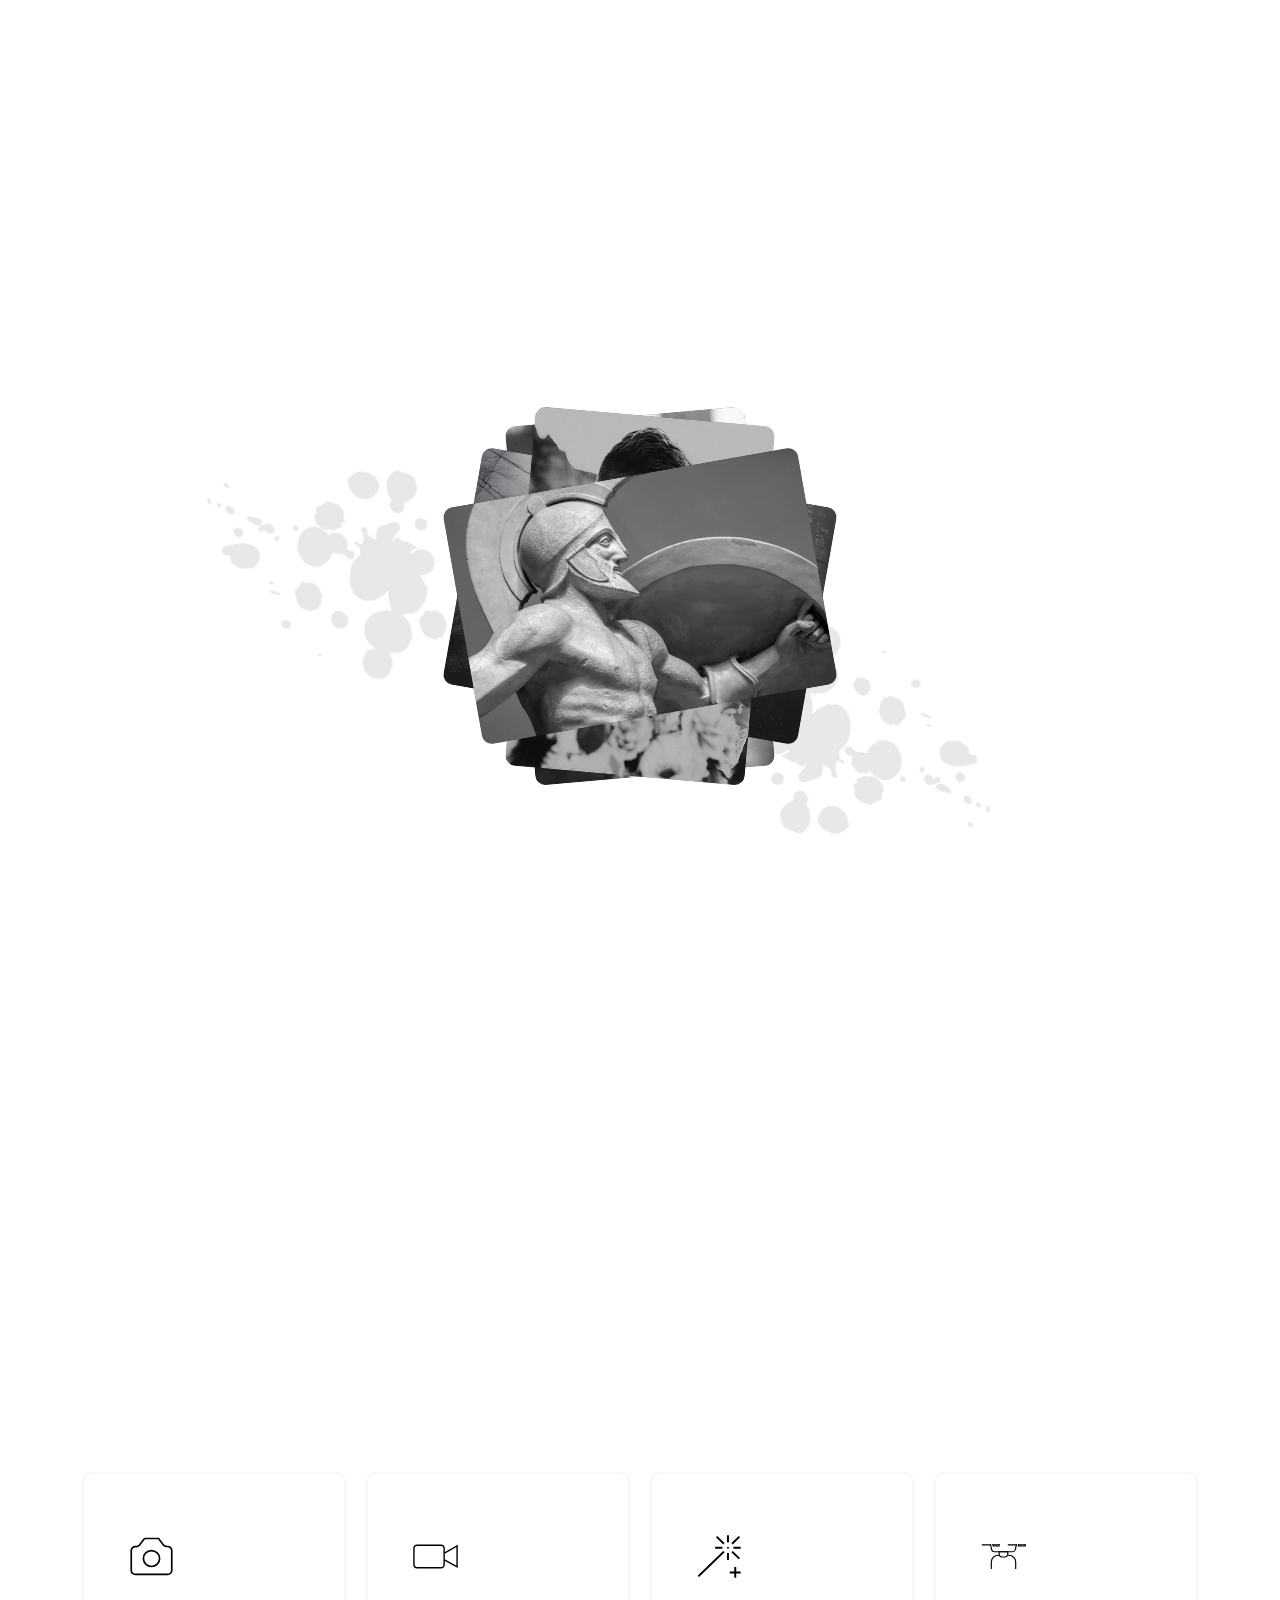
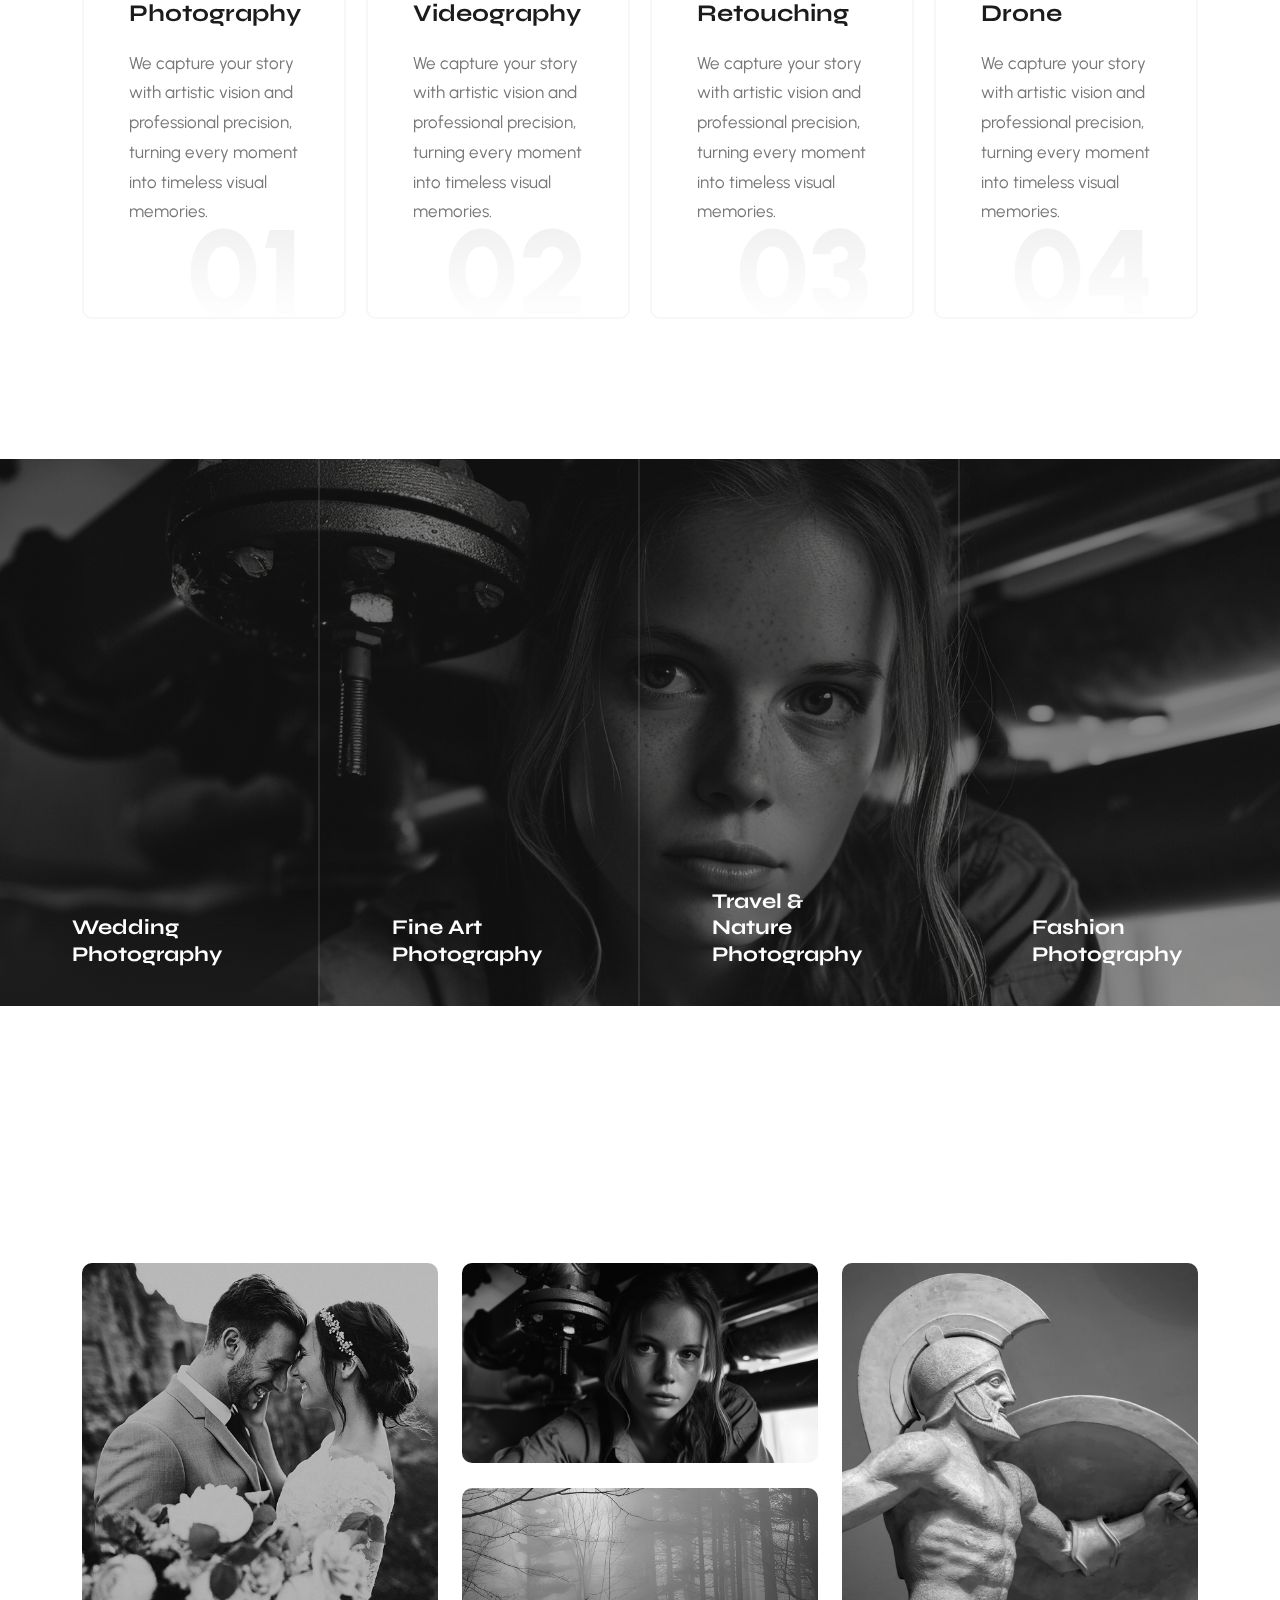
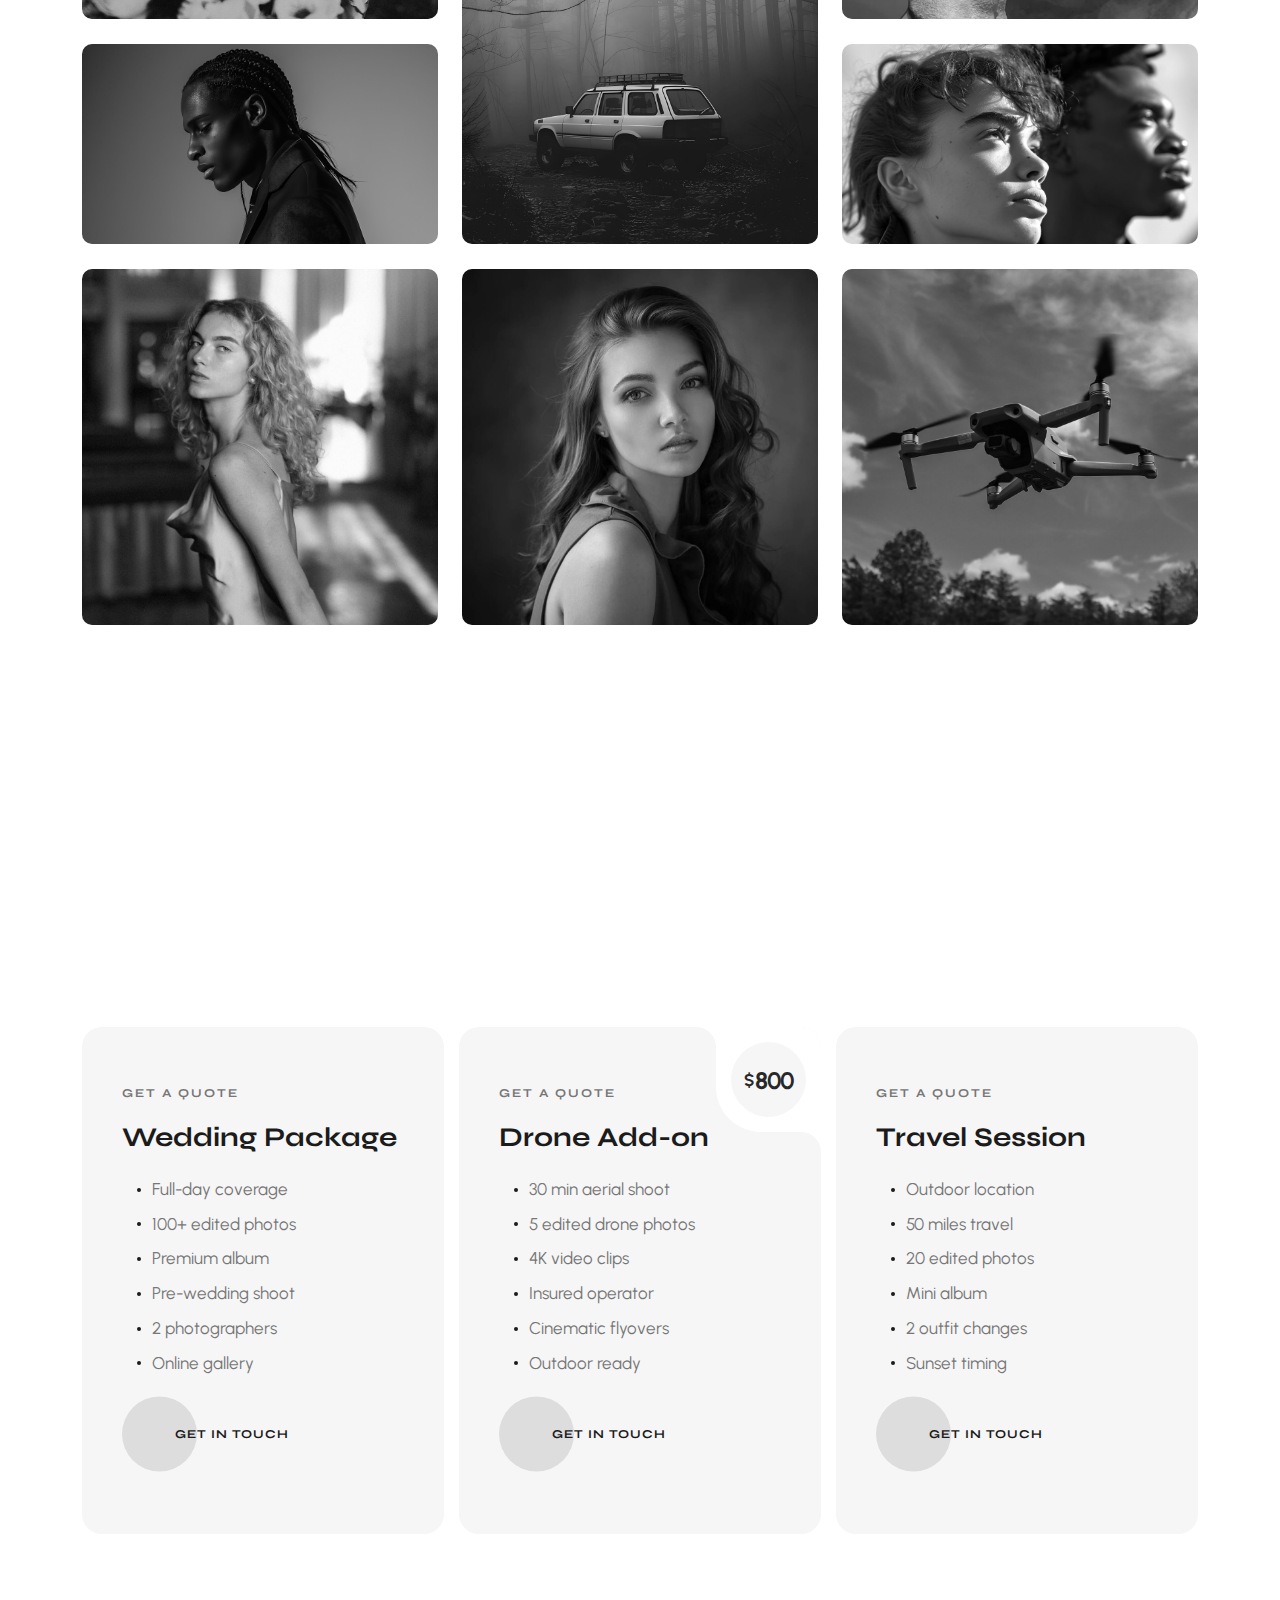
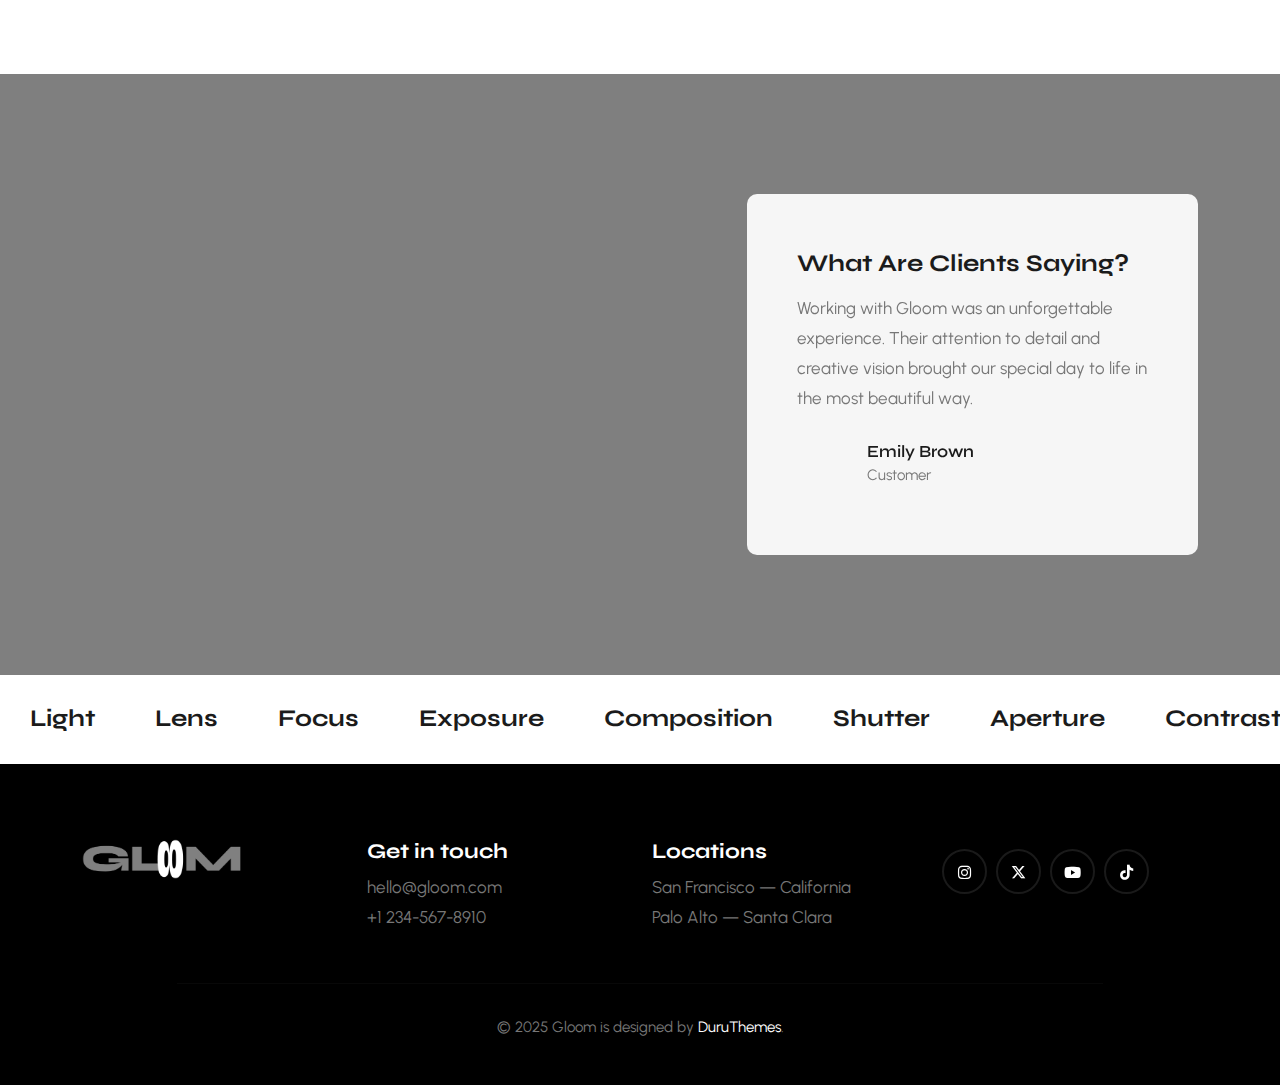
<file: onepage-slideshow.html>
<!DOCTYPE html>
<html lang="en">

<!-- Mirrored from duruthemes.com/demo/html/gloom/light/onepage-slideshow.html by HTTrack Website Copier/3.x [XR&CO'2014], Thu, 02 Oct 2025 07:34:55 GMT -->
<head>
    <meta charset="utf-8">
    <meta http-equiv="X-UA-Compatible" content="IE=edge">
    <meta name="viewport" content="width=device-width, initial-scale=1">
    <title>Gloom - Photography Portfolio Template</title>
    <meta name="description" content="Gloom is a modern and elegant photography portfolio theme designed for creatives, photographers, and visual artists.">
    <meta name="keywords" content="photography, portfolio, gallery, fullscreen, creative, responsive, gloom">
    <meta name="author" content="DuruThemes">
    <link rel="icon" type="image/x-icon" href="images/favicon.ico">
    <link rel="preconnect" href="https://fonts.googleapis.com/">
    <link rel="preconnect" href="https://fonts.gstatic.com/" crossorigin>
    <link href="https://fonts.googleapis.com/css2?family=Syne:wght@400..800&amp;family=Urbanist:ital,wght@0,100..900;1,100..900&amp;display=swap" rel="stylesheet">
    <link rel="stylesheet" href="css/plugins.css">
    <link rel="stylesheet" href="css/style.css">
</head>
<body>
    <!-- Preloader -->
    <div class="preloader-bg"></div>
    <div id="preloader">
        <div id="preloader-status">
            <div class="preloader-position loader"> <span></span> </div>
        </div>
    </div>
    <!-- Progress scroll totop -->
    <div class="progress-wrap cursor-pointer">
        <svg class="progress-circle svg-content" width="100%" height="100%" viewBox="-1 -1 102 102">
            <path d="M50,1 a49,49 0 0,1 0,98 a49,49 0 0,1 0,-98" />
        </svg>
    </div>
    <!-- Cursor -->
    <div class="cursor js-cursor"></div>
    <!-- Social Icons -->
    <div class="social-ico-block"> <a href="https://duruthemes.com/demo/html/gloom/" target="_blank" class="social-ico"><i class="fa-brands fa-instagram"></i></a> <a href="https://duruthemes.com/demo/html/gloom/" target="_blank" class="social-ico"><i class="fa-brands fa-x-twitter"></i></a> <a href="https://duruthemes.com/demo/html/gloom/" target="_blank" class="social-ico"><i class="fa-brands fa-youtube"></i></a> <a href="https://duruthemes.com/demo/html/gloom/" target="_blank" class="social-ico"><i class="fa-brands fa-tiktok"></i></a> <a href="https://duruthemes.com/demo/html/gloom/" target="_blank" class="social-ico"><i class="fa-brands fa-flickr"></i></a> </div>
    <!-- Navbar -->
    <nav class="navbar navbar-expand-lg">
        <div class="container">
            <!-- Logo -->
            <div class="logo-wrapper">
                <a class="logo" href="index.html"> <img src="images/logo-light.png" class="logo-img" alt="Gloom" loading="lazy"> </a>
                <!-- <div class="logo"><h2>Gl<span>oo</span>m</h2></div> -->
            </div>
            <!-- Button -->
            <button class="navbar-toggler" type="button" data-bs-toggle="collapse" data-bs-target="#navbar" aria-controls="navbar" aria-expanded="false" aria-label="Toggle navigation"> <span class="navbar-toggler-icon"><i class="ti-menu"></i></span> </button>
            <!-- Menu -->
            <div class="collapse navbar-collapse" id="navbar">
                <ul class="navbar-nav ms-auto">
                    <li class="nav-item"><a class="nav-link active" href="#" data-scroll-nav="0">Home</a></li>
                    <li class="nav-item"><a class="nav-link" href="#" data-scroll-nav="1">About</a></li>
                    <li class="nav-item"><a class="nav-link" href="#" data-scroll-nav="2">Portfolio</a></li>
                    <li class="nav-item"><a class="nav-link" href="#" data-scroll-nav="3">Services</a></li>
                    <li class="nav-item"><a class="nav-link" href="#" data-scroll-nav="4">Gallery</a></li>
                    <li class="nav-item"><a class="nav-link" href="#" data-scroll-nav="5">Pricing</a></li>
                    <li class="nav-item"><a class="nav-link" href="#" data-scroll-nav="6">Contact</a></li>
                </ul>
            </div>
        </div>
    </nav>
    <!-- Kenburns SlideShow -->
    <aside data-scroll-index="0" class="kenburns-section" id="kenburnsSliderContainer" data-overlay-dark="3">
        <div class="kenburns-inner h-100">
            <div class="v-middle caption">
                <div class="container">
                    <div class="row align-items-center">
                        <div class="col-lg-7 col-md-12">
                            <h1>One Lens. Infinite Stories</h1>
                            <h6>Portraits, passion, and places — reimagined.</h6>
                            <div class="btn-wrap mt-30">
                                    <div class="btn-link"> <a class="white" href="portfolio-page.html">View portfolio</a> <span class="btn-block color3 animation-bounce"></span> </div>
                                </div>
                        </div>
                    </div>
                </div>
            </div>
        </div>
    </aside>
    <!-- About  -->
    <section id="about" data-scroll-index="1" class="section-padding">
        <div class="container">
            <div class="row">
                <div class="col-md-6">
                    <h6 class="wow" data-splitting>About Us</h6>
                    <h1 class="wow" data-splitting>Behind the lens</h1>
                    <p class="mt-30 wow fadeInUp" data-wow-delay="0.3s"> We believe every image has a soul. Through light, emotion, and timing, we frame stories that speak without words. Photography is not just craft — it’s connection. Moments pass, but memories we create last forever. </p>
                    <p class="wow fadeInUp" data-wow-delay="0.6s"> Fusce suere quis sem quis efficitur. Etiam ac cursus lacus a retium arus crase eratodio congue a nulla quis iaculis laoreet risus. Orci varius natoque penatis magnis miss the duru parturient montes, nascetur ridiculus in the fermen. </p>
                    <div class="btn-wrap wow fadeInUp text-left mt-30 mb-30" data-wow-delay="0.9s">
                        <div class="btn-link"> <a href="mailto:hello@gloom.com">hello@gloom.com</a> <span class="btn-block color1 animation-bounce"></span> </div>
                    </div>
                </div>
                <div class="col-md-5 offset-md-1">
                    <div class="reveal-effect"> <img src="images/about.jpg" class="img-fluid br-10px" alt="Gloom" loading="lazy" /> </div>
                </div>
            </div>
        </div>
    </section>
    <!-- Portfolio -->
    <section id="portfolio" data-scroll-index="2" class="section-padding">
        <div class="container">
            <div class="row justify-content-center mb-60">
                <div class="col-md-12 text-center">
                    <h6 class="wow" data-splitting>Time stands still in every shot</h6>
                    <h1 class="wow" data-splitting>Portfolio</h1>
                </div>
            </div>
            <div class="row">
                <div class="col-md-12">
                    <div class="portfolio fade-in section-padding">
                        <div class="item">
                            <a href="portfolio.html" class="img portrait" style="background-image: url('images/portfolio/1.jpg');">
                                <div class="overlay"></div> <span class="hover-text">Wedding Photography</span>
                            </a>
                            <a href="portfolio.html" class="img landscape" style="background-image: url('images/portfolio/2.jpg');">
                                <div class="overlay"></div> <span class="hover-text">Art Photography</span>
                            </a>
                            <a href="portfolio.html" class="img landscape" style="background-image: url('images/portfolio/3.jpg');">
                                <div class="overlay"></div> <span class="hover-text">Travel Photography</span>
                            </a>
                            <a href="portfolio.html" class="img portrait" style="background-image: url('images/portfolio/4.jpg');">
                                <div class="overlay"></div> <span class="hover-text">Fashion Photography</span>
                            </a> <img class="canvas-1" src="images/canvas-1.png" width="373" alt="Canvas 1" /> <img class="canvas-2" src="images/canvas-2.png" width="373" alt="Canvas 2" />
                        </div>
                    </div>
                </div>
            </div>
            <div class="row">
                <div class="col-md-12 justify-align-center">
                    <div class="btn-wrap wow fadeInUp text-center" data-wow-delay=".3s">
                        <div class="btn-link"> <a href="portfolio.html">View portfolio </a> <span class="btn-block color1 animation-bounce"></span> </div>
                    </div>
                </div>
            </div>
        </div>
    </section>
    <!-- Services -->
    <section id="services" data-scroll-index="3" class="services clear section-padding">
        <div class="container">
            <div class="row mb-45">
                <div class="col-md-4">
                    <h6 class="wow" data-splitting>Capture the Moment</h6>
                    <h1 class="wow" data-splitting>Services</h1>
                </div>
                <div class="col-md-7 offset-md-1 mt-45">
                    <p class="wow fadeInUp" data-wow-delay=".6s">Discover my professional services including photography, videography, retouching, aerials, lighting, and grading — crafted to capture your moments with precision and creativity.</p>
                </div>
            </div>
            <div class="row">
                <div class="col-md-12">
                    <div class="owl-carousel owl-theme">
                        <div class="item">
                            <a href="services-page.html"> <img src="images/icons/icon-1.svg" alt="">
                                <h5>Photography</h5>
                                <p>We capture your story with artistic vision and professional precision, turning every moment into timeless visual memories.</p>
                                <div class="numb">01</div>
                            </a>
                        </div>
                        <div class="item">
                            <a href="services-page.html"> <img src="images/icons/icon-2.svg" alt="">
                                <h5>Videography</h5>
                                <p>We capture your story with artistic vision and professional precision, turning every moment into timeless visual memories.</p>
                                <div class="numb">02</div>
                            </a>
                        </div>
                        <div class="item">
                            <a href="services-page.html"> <img src="images/icons/icon-3.svg" alt="">
                                <h5>Retouching</h5>
                                <p>We capture your story with artistic vision and professional precision, turning every moment into timeless visual memories.</p>
                                <div class="numb">03</div>
                            </a>
                        </div>
                        <div class="item">
                            <a href="services-page.html"> <img src="images/icons/icon-4.svg" alt="">
                                <h5>Drone</h5>
                                <p>We capture your story with artistic vision and professional precision, turning every moment into timeless visual memories.</p>
                                <div class="numb">04</div>
                            </a>
                        </div>
                        <div class="item">
                            <a href="services-page.html"> <img src="images/icons/icon-5.svg" alt="">
                                <h5>Lighting</h5>
                                <p>We capture your story with artistic vision and professional precision, turning every moment into timeless visual memories.</p>
                                <div class="numb">05</div>
                            </a>
                        </div>
                        <div class="item">
                            <a href="services-page.html"> <img src="images/icons/icon-5.svg" alt="">
                                <h5>Grading</h5>
                                <p>We capture your story with artistic vision and professional precision, turning every moment into timeless visual memories.</p>
                                <div class="numb">06</div>
                            </a>
                        </div>
                    </div>
                </div>
            </div>
        </div>
    </section>
    <!-- Process 2 -->
    <section class="interactive process2">
        <div class="process2-content">
            <div class="process2-content-inner">
                <div class="item">
                    <div class="inner activate" data-index="0">
                        <div class="cont">
                            <div class="text">
                                <h2><a href="services.html">Wedding Photography</a></h2>
                            </div>
                        </div>
                    </div>
                </div>
                <div class="item">
                    <div class="inner" data-index="1">
                        <div class="cont">
                            <div class="text">
                                <h2><a href="services.html">Fine Art Photography</a></h2>
                            </div>
                        </div>
                    </div>
                </div>
                <div class="item">
                    <div class="inner" data-index="2">
                        <div class="cont">
                            <div class="text">
                                <h2><a href="services.html">Travel & Nature Photography</a></h2>
                            </div>
                        </div>
                    </div>
                </div>
                <div class="item">
                    <div class="inner" data-index="3">
                        <div class="cont">
                            <div class="text">
                                <h2><a href="services.html">Fashion Photography</a></h2>
                            </div>
                        </div>
                    </div>
                </div>
            </div>
            <div class="process2-list-image">
                <div class="process2-image img-0 show" data-bg="images/slider/01.jpg" style="background-image: url('images/slider/01.jpg');"></div>
                <div class="process2-image img-1" data-bg="images/slider/02.jpg" style="background-image: url('images/slider/02.jpg');"></div>
                <div class="process2-image img-2" data-bg="images/slider/04.jpg" style="background-image: url('images/slider/04.jpg');"></div>
                <div class="process2-image img-3" data-bg="images/slider/03.jpg" style="background-image: url('images/slider/03.jpg');"></div>
            </div>
        </div>
    </section>
    <!-- Image Gallery -->
    <section id="gallery" data-scroll-index="4" class="section-padding">
        <div class="container">
            <div class="row justify-content-center mb-45">
                <div class="col-md-12 text-center">
                    <h6 class="wow" data-splitting>Time stands still in every shot</h6>
                    <h1 class="wow" data-splitting>Image Gallery</h1>
                </div>
            </div>
            <div class="row gallery-items">
                <div class="col-lg-4 col-md-6 single-item branding mb-25">
                    <a href="images/portfolio/1.jpg" title="" class="img-zoom">
                        <div class="gallery-box">
                            <div class="gallery-img img-grayscale"> 
                            <img src="images/portfolio/1.jpg" class="img-fluid mx-auto d-block" alt=""> </div>
                        </div>
                    </a>
                </div>
                <div class="col-lg-4 col-md-6 single-item product mb-25">
                    <a href="images/slider/01.jpg" title="" class="gallery-masonry-item-img-link img-zoom">
                        <div class="gallery-box">
                            <div class="gallery-img img-grayscale"> <img src="images/slider/01.jpg" class="img-fluid mx-auto d-block" alt=""> </div>
                        </div>
                    </a>
                </div>
                <div class="col-lg-4 col-md-6 single-item web mb-25">
                    <a href="images/portfolio/2.jpg" title="" class="gallery-masonry-item-img-link img-zoom">
                        <div class="gallery-box">
                            <div class="gallery-img img-grayscale"> <img src="images/portfolio/2.jpg" class="img-fluid mx-auto d-block" alt=""> </div>
                        </div>
                    </a>
                </div>
                <div class="col-lg-4 col-md-6 single-item branding mb-25">
                    <a href="images/portfolio/3.jpg" title="" class="gallery-masonry-item-img-link img-zoom">
                        <div class="gallery-box">
                            <div class="gallery-img img-grayscale"> <img src="images/portfolio/3.jpg" class="img-fluid mx-auto d-block" alt=""> </div>
                        </div>
                    </a>
                </div>
                <div class="col-lg-4 col-md-6 single-item product mb-25">
                    <a href="images/slider/02.jpg" title="" class="gallery-masonry-item-img-link img-zoom">
                        <div class="gallery-box">
                            <div class="gallery-img img-grayscale"> <img src="images/slider/02.jpg" class="img-fluid mx-auto d-block" alt=""> </div>
                        </div>
                    </a>
                </div>
                <div class="col-lg-4 col-md-6 single-item product mb-25">
                    <a href="images/slider/03.jpg" title="" class="gallery-masonry-item-img-link img-zoom">
                        <div class="gallery-box">
                            <div class="gallery-img img-grayscale"> <img src="images/slider/03.jpg" class="img-fluid mx-auto d-block" alt=""> </div>
                        </div>
                    </a>
                </div>
                <div class="col-lg-4 col-md-6 single-item web mb-25">
                    <a href="images/portfolio/4.jpg" title="" class="gallery-masonry-item-img-link img-zoom">
                        <div class="gallery-box">
                            <div class="gallery-img img-grayscale"> <img src="images/portfolio/4.jpg" class="img-fluid mx-auto d-block" alt=""> </div>
                        </div>
                    </a>
                </div>
                <div class="col-lg-4 col-md-6 single-item web mb-25">
                    <a href="images/portfolio/5.jpg" title="" class="gallery-masonry-item-img-link img-zoom">
                        <div class="gallery-box">
                            <div class="gallery-img img-grayscale"> <img src="images/portfolio/5.jpg" class="img-fluid mx-auto d-block" alt=""> </div>
                        </div>
                    </a>
                </div>
                <div class="col-lg-4 col-md-6 single-item branding mb-25">
                    <a href="images/portfolio/6.jpg" title="" class="gallery-masonry-item-img-link img-zoom">
                        <div class="gallery-box">
                            <div class="gallery-img img-grayscale"> <img src="images/portfolio/6.jpg" class="img-fluid mx-auto d-block" alt=""> </div>
                        </div>
                    </a>
                </div>
            </div>
        </div>
    </section>
    <!-- Pricing -->
    <section id="pricing" data-scroll-index="5" class="price section-padding">
        <div class="container">
            <div class="row justify-content-center mb-45">
                <div class="col-md-12 text-center">
                    <h6 class="wow" data-splitting>Choose the package that fits your story</h6>
                    <h1 class="wow" data-splitting>Price plan</h1>
                </div>
            </div>
            <div class="row">
                <div class="col-md-12">
                   <div class="owl-carousel owl-theme">
                    <div class="item">
                        <h6>Get a quote</h6>
                        <h3>Wedding Package</h3>
                        <div class="cont">
                            <ul class="dot-list">
                                <li>Full-day coverage</li>
                                <li>100+ edited photos</li>
                                <li>Premium album</li>
                                <li>Pre-wedding shoot</li>
                                <li>2 photographers</li>
                                <li>Online gallery</li>
                            </ul>
                            <div class="btn-wrap text-left mt-15">
                                <div class="btn-link"> <a href="contact.html">Get in touch </a> <span class="btn-block color1 animation-bounce"></span> </div>
                            </div>
                        </div>
                        <div class="numb">Wedding</div>
                        <a data-bs-toggle="modal" data-bs-target="#exampleModal" data-bs-whatever="@mdo" href="#0" class="rmore">
                            <div class="arrow"> <span>$</span>900</div>
                            <div class="br-left-top">
                                <svg viewBox="0 0 11 11" fill="none" xmlns="http://www.w3.org/2000/svg" class="w-11 h-11">
                                    <path d="M11 1.54972e-06L0 0L2.38419e-07 11C1.65973e-07 4.92487 4.92487 1.62217e-06 11 1.54972e-06Z" fill="#ffffff"></path>
                                </svg>
                            </div>
                            <div class="br-right-bottom">
                                <svg viewBox="0 0 11 11" fill="none" xmlns="http://www.w3.org/2000/svg" class="w-11 h-11">
                                    <path d="M11 1.54972e-06L0 0L2.38419e-07 11C1.65973e-07 4.92487 4.92487 1.62217e-06 11 1.54972e-06Z" fill="#ffffff"></path>
                                </svg>
                            </div>
                        </a>
                    </div>
                    <div class="item">
                        <h6>Get a quote</h6>
                        <h3>Drone Add-on</h3>
                        <div class="cont">
                            <ul class="dot-list">
                                <li>30 min aerial shoot</li>
                                <li>5 edited drone photos</li>
                                <li>4K video clips</li>
                                <li>Insured operator</li>
                                <li>Cinematic flyovers</li>
                                <li>Outdoor ready</li>
                            </ul>
                            <div class="btn-wrap text-left mt-15">
                                <div class="btn-link"> <a href="contact.html">Get in touch </a> <span class="btn-block color1 animation-bounce"></span> </div>
                            </div>
                        </div>
                        <div class="numb">Drone</div>
                        <a data-bs-toggle="modal" data-bs-target="#exampleModal" data-bs-whatever="@mdo" href="#0" class="rmore active">
                            <div class="arrow"> <span>$</span>800</div>
                            <div class="br-left-top">
                                <svg viewBox="0 0 11 11" fill="none" xmlns="http://www.w3.org/2000/svg" class="w-11 h-11">
                                    <path d="M11 1.54972e-06L0 0L2.38419e-07 11C1.65973e-07 4.92487 4.92487 1.62217e-06 11 1.54972e-06Z" fill="#ffffff"></path>
                                </svg>
                            </div>
                            <div class="br-right-bottom">
                                <svg viewBox="0 0 11 11" fill="none" xmlns="http://www.w3.org/2000/svg" class="w-11 h-11">
                                    <path d="M11 1.54972e-06L0 0L2.38419e-07 11C1.65973e-07 4.92487 4.92487 1.62217e-06 11 1.54972e-06Z" fill="#ffffff"></path>
                                </svg>
                            </div>
                        </a>
                    </div>
                    <div class="item">
                        <h6>Get a quote</h6>
                        <h3>Travel Session</h3>
                        <div class="cont">
                            <ul class="dot-list">
                                <li>Outdoor location</li>
                                <li>50 miles travel</li>
                                <li>20 edited photos</li>
                                <li>Mini album</li>
                                <li>2 outfit changes</li>
                                <li>Sunset timing</li>
                            </ul>
                            <div class="btn-wrap text-left mt-15">
                                <div class="btn-link"> <a href="contact.html">Get in touch </a> <span class="btn-block color1 animation-bounce"></span> </div>
                            </div>
                        </div>
                        <div class="numb">Travel</div>
                        <a data-bs-toggle="modal" data-bs-target="#exampleModal" data-bs-whatever="@mdo" href="#0" class="rmore">
                            <div class="arrow"> <span>$</span>700</div>
                            <div class="br-left-top">
                                <svg viewBox="0 0 11 11" fill="none" xmlns="http://www.w3.org/2000/svg" class="w-11 h-11">
                                    <path d="M11 1.54972e-06L0 0L2.38419e-07 11C1.65973e-07 4.92487 4.92487 1.62217e-06 11 1.54972e-06Z" fill="#ffffff"></path>
                                </svg>
                            </div>
                            <div class="br-right-bottom">
                                <svg viewBox="0 0 11 11" fill="none" xmlns="http://www.w3.org/2000/svg" class="w-11 h-11">
                                    <path d="M11 1.54972e-06L0 0L2.38419e-07 11C1.65973e-07 4.92487 4.92487 1.62217e-06 11 1.54972e-06Z" fill="#ffffff"></path>
                                </svg>
                            </div>
                        </a>
                    </div>
                </div>
                </div>
            </div>
        </div>
    </section>
    <!-- Testiominals -->
    <section id="contact" data-scroll-index="6" class="testimonials">
        <div class="background bg-img bg-fixed section-padding" data-overlay-dark="5" data-background="images/slider/01.jpg">
            <div class="container">
                <div class="row align-items-center">
                    <!-- Work together -->
                    <div class="col-md-5 mb-30">
                        <h4 class="wow" data-splitting>Let’s capture the perfect shots together.</h4>
                        <div class="btn-wrap mt-30 text-left wow fadeInUp" data-wow-delay=".6s">
                            <div class="btn-link"><a class="white" href="mailto:hello@gloom.com">hello@gloom.com</a><span class="btn-block color3 animation-bounce"></span></div>
                        </div>
                    </div>
                    <!-- Testiominals -->
                    <div class="col-md-5 offset-md-2">
                        <div class="testimonials-box">
                            <h5>What Are Clients Saying?</h5>
                            <div class="owl-carousel owl-theme">
                                <div class="item">
                                    <p>Working with Gloom was an unforgettable experience. Their attention to detail and creative vision brought our special day to life in the most beautiful way.</p> <span class="quote"><img src="images/quot.png" alt="" loading="lazy"></span>
                                    <div class="info">
                                        <div class="author-img"> <img src="images/team/1.jpg" alt="" loading="lazy"> </div>
                                        <div class="cont">
                                            <h6>Emily Brown</h6> <span>Customer</span>
                                        </div>
                                    </div>
                                </div>
                                <div class="item">
                                    <p>Working with Gloom was an unforgettable experience. Their attention to detail and creative vision brought our special day to life in the most beautiful way.</p> <span class="quote"><img src="images/quot.png" alt="" loading="lazy"></span>
                                    <div class="info">
                                        <div class="author-img"> <img src="images/team/2.jpg" alt="" loading="lazy"> </div>
                                        <div class="cont">
                                            <h6>Jason White</h6> <span>Customer</span>
                                        </div>
                                    </div>
                                </div>
                            </div>
                        </div>
                    </div>
                </div>
            </div>
        </div>
    </section>
    <!-- Scrolling -->
    <div class="scrolling scrolling-ticker">
        <div class="wrapper">
            <div class="content"> <span><img src="images/asterisk-icon.svg" alt="" loading="lazy">Light</span> <span><img src="images/asterisk-icon.svg" alt="" loading="lazy">Lens</span> <span><img src="images/asterisk-icon.svg" alt="" loading="lazy">Focus</span> <span><img src="images/asterisk-icon.svg" alt="" loading="lazy">Exposure</span> <span><img src="images/asterisk-icon.svg" alt="" loading="lazy">Composition</span> <span><img src="images/asterisk-icon.svg" alt="" loading="lazy">Shutter</span> <span><img src="images/asterisk-icon.svg" alt="" loading="lazy">Aperture</span> <span><img src="images/asterisk-icon.svg" alt="" loading="lazy">Contrast</span> <span><img src="images/asterisk-icon.svg" alt="" loading="lazy">Frame</span> <span><img src="images/asterisk-icon.svg" alt="" loading="lazy">Portrai</span> <span><img src="images/asterisk-icon.svg" alt="" loading="lazy">Capture</span> <span><img src="images/asterisk-icon.svg" alt="" loading="lazy">Moment</span> <span><img src="images/asterisk-icon.svg" alt="" loading="lazy">Perspective</span> <span><img src="images/asterisk-icon.svg" alt="" loading="lazy">Emotion</span> </div>
            <div class="content"> <span><img src="images/asterisk-icon.svg" alt="" loading="lazy">Light</span> <span><img src="images/asterisk-icon.svg" alt="" loading="lazy">Lens</span> <span><img src="images/asterisk-icon.svg" alt="" loading="lazy">Focus</span> <span><img src="images/asterisk-icon.svg" alt="" loading="lazy">Exposure</span> <span><img src="images/asterisk-icon.svg" alt="" loading="lazy">Composition</span> <span><img src="images/asterisk-icon.svg" alt="" loading="lazy">Shutter</span> <span><img src="images/asterisk-icon.svg" alt="" loading="lazy">Aperture</span> <span><img src="images/asterisk-icon.svg" alt="" loading="lazy">Contrast</span> <span><img src="images/asterisk-icon.svg" alt="" loading="lazy">Frame</span> <span><img src="images/asterisk-icon.svg" alt="" loading="lazy">Portrai</span> <span><img src="images/asterisk-icon.svg" alt="" loading="lazy">Capture</span> <span><img src="images/asterisk-icon.svg" alt="" loading="lazy">Moment</span> <span><img src="images/asterisk-icon.svg" alt="" loading="lazy">Perspective</span> <span><img src="images/asterisk-icon.svg" alt="" loading="lazy">Emotion</span> </div>
        </div>
    </div>
    <!-- Footer -->
    <footer class="footer-section">
        <div class="container">
            <div class="row justify-content-center">
                <div class="col-lg-3 col-md-12"><a href="index.html"><img src="images/logo-dark.png" alt=""></a></div>
                <div class="col-lg-3 col-md-12">
                    <h5>Get in touch</h5>
                    <p>hello@gloom.com
                        <br>+1 234-567-8910
                    </p>
                </div>
                <div class="col-lg-3 col-md-12">
                    <h5>Locations</h5>
                    <p>San Francisco — California
                        <br>Palo Alto — Santa Clara
                    </p>
                </div>
                <div class="col-lg-3 col-md-12">
                    <ul class="footer-social-link">
                        <li><a href="https://duruthemes.com/demo/html/gloom/" target="_blank"><i class="fa-brands fa-instagram"></i></a></li>
                        <li><a href="https://duruthemes.com/demo/html/gloom/" target="_blank"><i class="fa-brands fa-x-twitter"></i></a></li>
                        <li><a href="https://duruthemes.com/demo/html/gloom/" target="_blank"><i class="fa-brands fa-youtube"></i></a></li>
                        <li><a href="https://duruthemes.com/demo/html/gloom/" target="_blank"><i class="fa-brands fa-tiktok"></i></a></li>
                    </ul>
                </div>
            </div>
            <div class="row justify-content-center">
                <div class="col-md-10 text-center">
                    <p class="mb-0 copyright">© 2025 Gloom is designed by <a href="https://1.envato.market/DuruThemes" target="_blank">DuruThemes</a>.</p>
                </div>
            </div>
        </div>
    </footer>
    <!-- jQuery -->
    <script src="js/plugins/jquery-3.7.1.min.js"></script>
    <script src="js/plugins/jquery-migrate-3.5.0.min.js"></script>
    <script src="js/plugins/popper.min.js"></script>
    <script src="js/plugins/bootstrap.min.js"></script>
    <script src="js/plugins/owl.carousel.min.js"></script>
    <script src="js/plugins/jquery.magnific-popup.min.js"></script>
    <script src="js/plugins/YouTubePopUp.js"></script>
    <script src="js/plugins/jquery.easing.1.3.js"></script>
    <script src="js/plugins/imagesloaded.pkgd.min.js"></script>
    <script src="js/plugins/jquery.isotope.v3.0.2.js"></script>
    <script src="js/plugins/smooth-scroll.min.js"></script>
    <script src="js/plugins/wow.js"></script>
    <script src="js/plugins/vegas.slider.min.js"></script>
    <script src="js/custom.js"></script>
    <!-- Vegas Background Slideshow (vegas.slider kenburns) -->
    <script>
        $(document).ready(function() {
            $('#kenburnsSliderContainer').vegas({
                slides: [{
                    src: "images/slider/01.jpg"
                }, {
                    src: "images/slider/02.jpg"
                }, {
                    src: "images/slider/03.jpg"
                }, {
                    src: "images/slider/07.jpg"
                }, {
                    src: "images/slider/08.jpg"
                }, {
                    src: "images/slider/09.jpg"
                }],
                overlay: true,
                transition: 'fade2',
                animation: 'kenburnsUpRight',
                transitionDuration: 1000,
                delay: 10000,
                animationDuration: 20000
            });
        });
    </script>
</body>

<!-- Mirrored from duruthemes.com/demo/html/gloom/light/onepage-slideshow.html by HTTrack Website Copier/3.x [XR&CO'2014], Thu, 02 Oct 2025 07:34:55 GMT -->
</html>
</file>
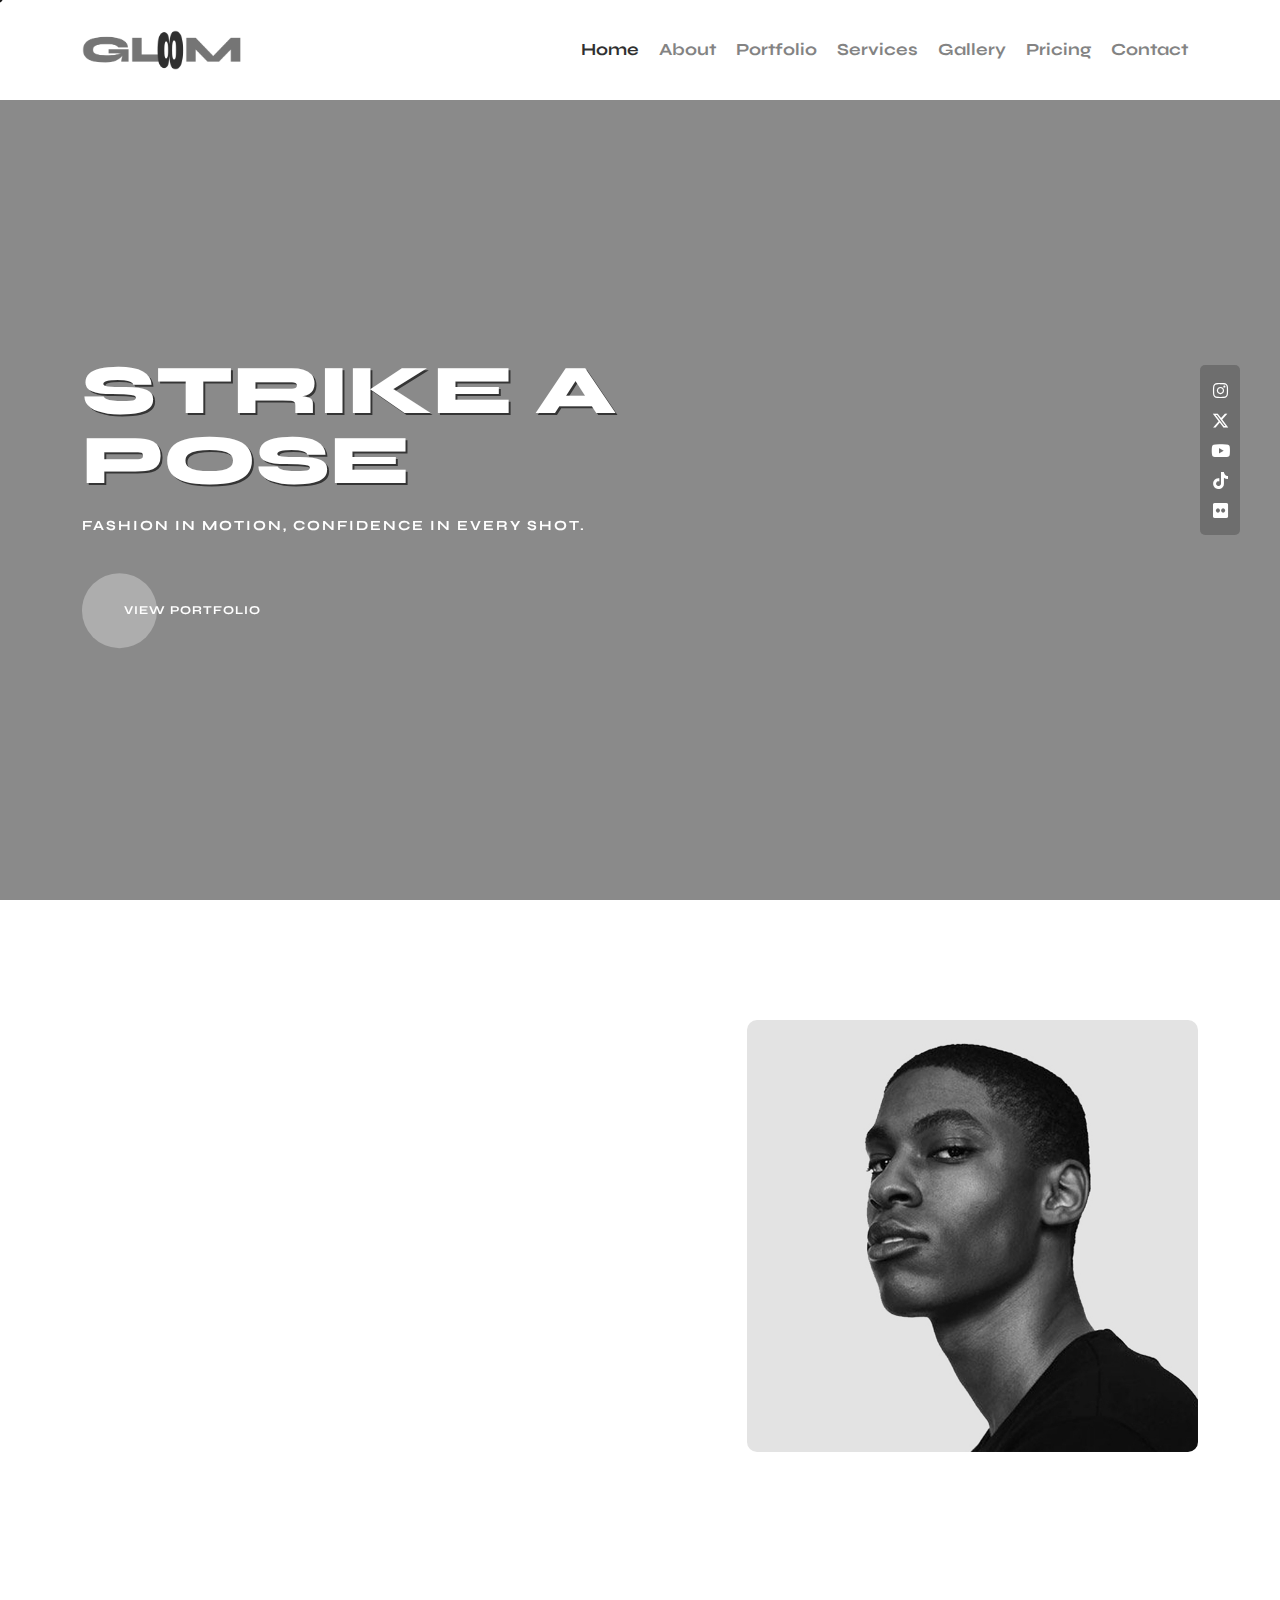
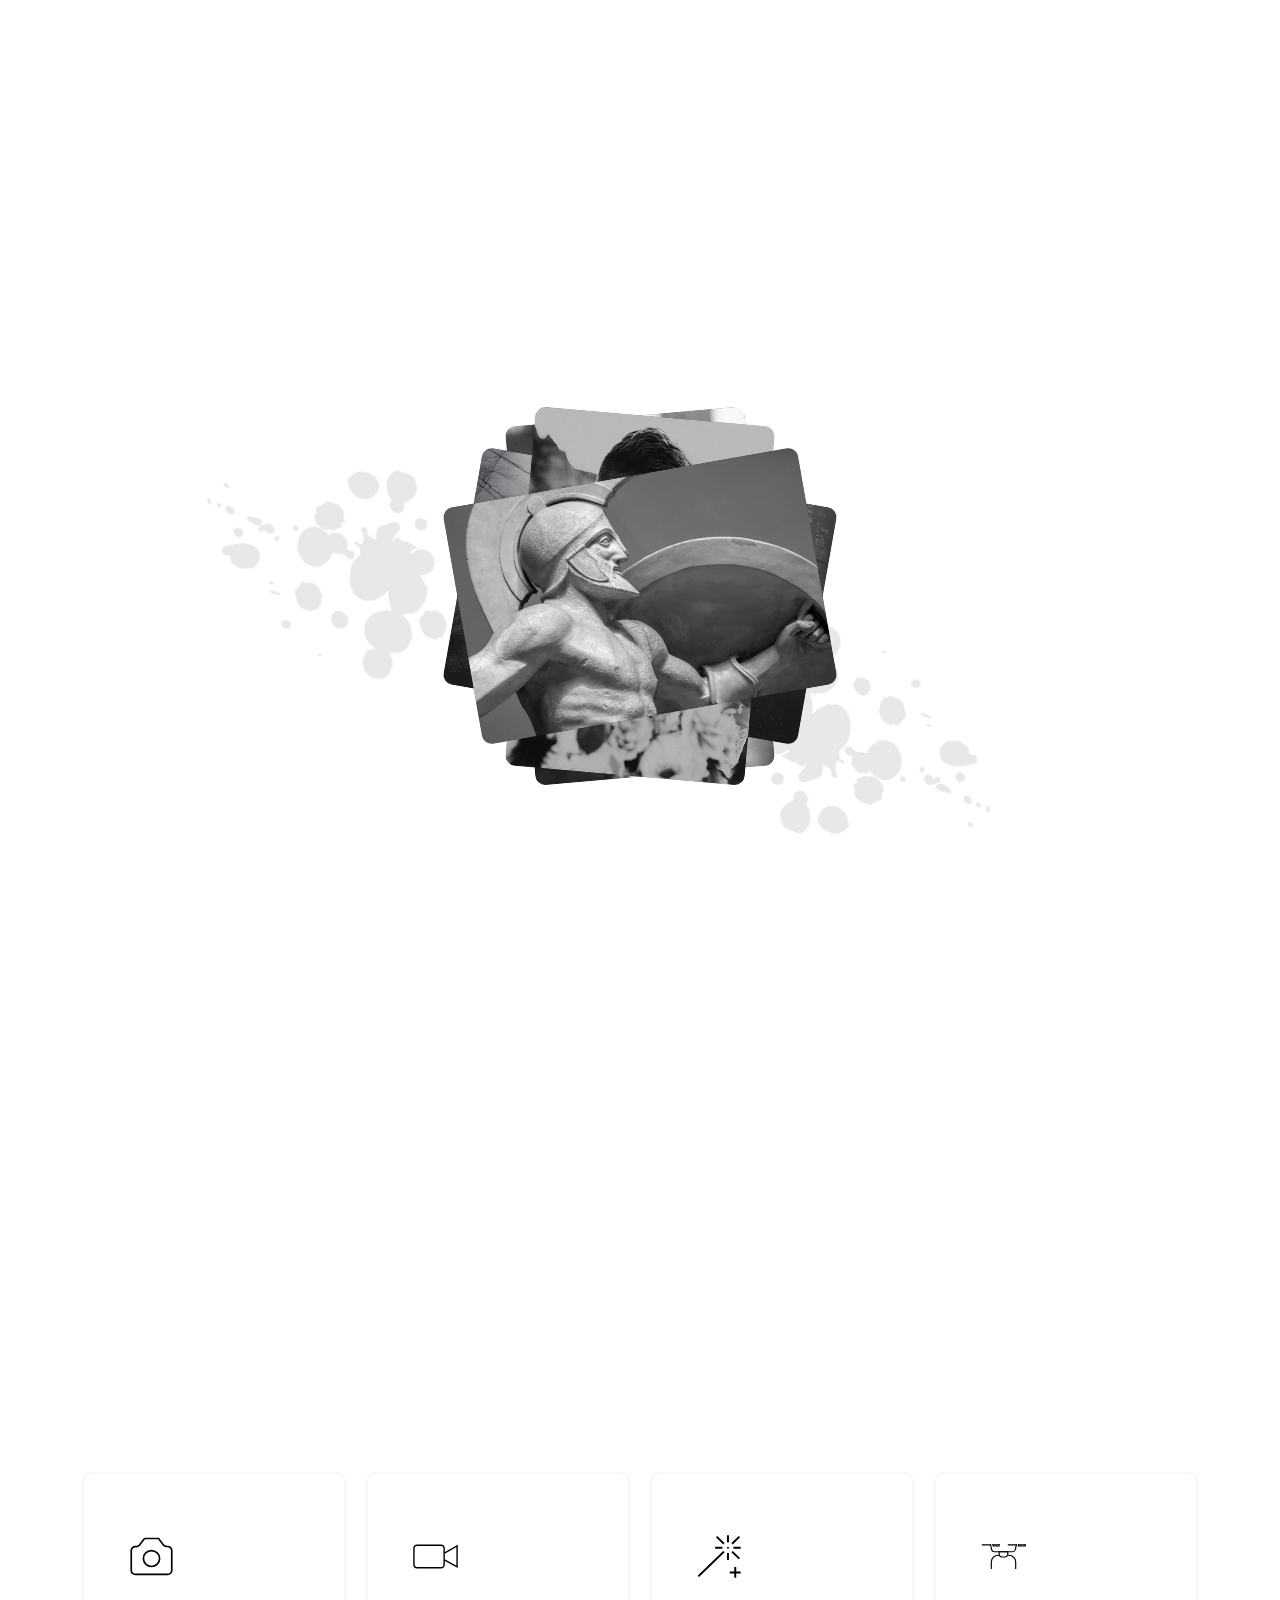
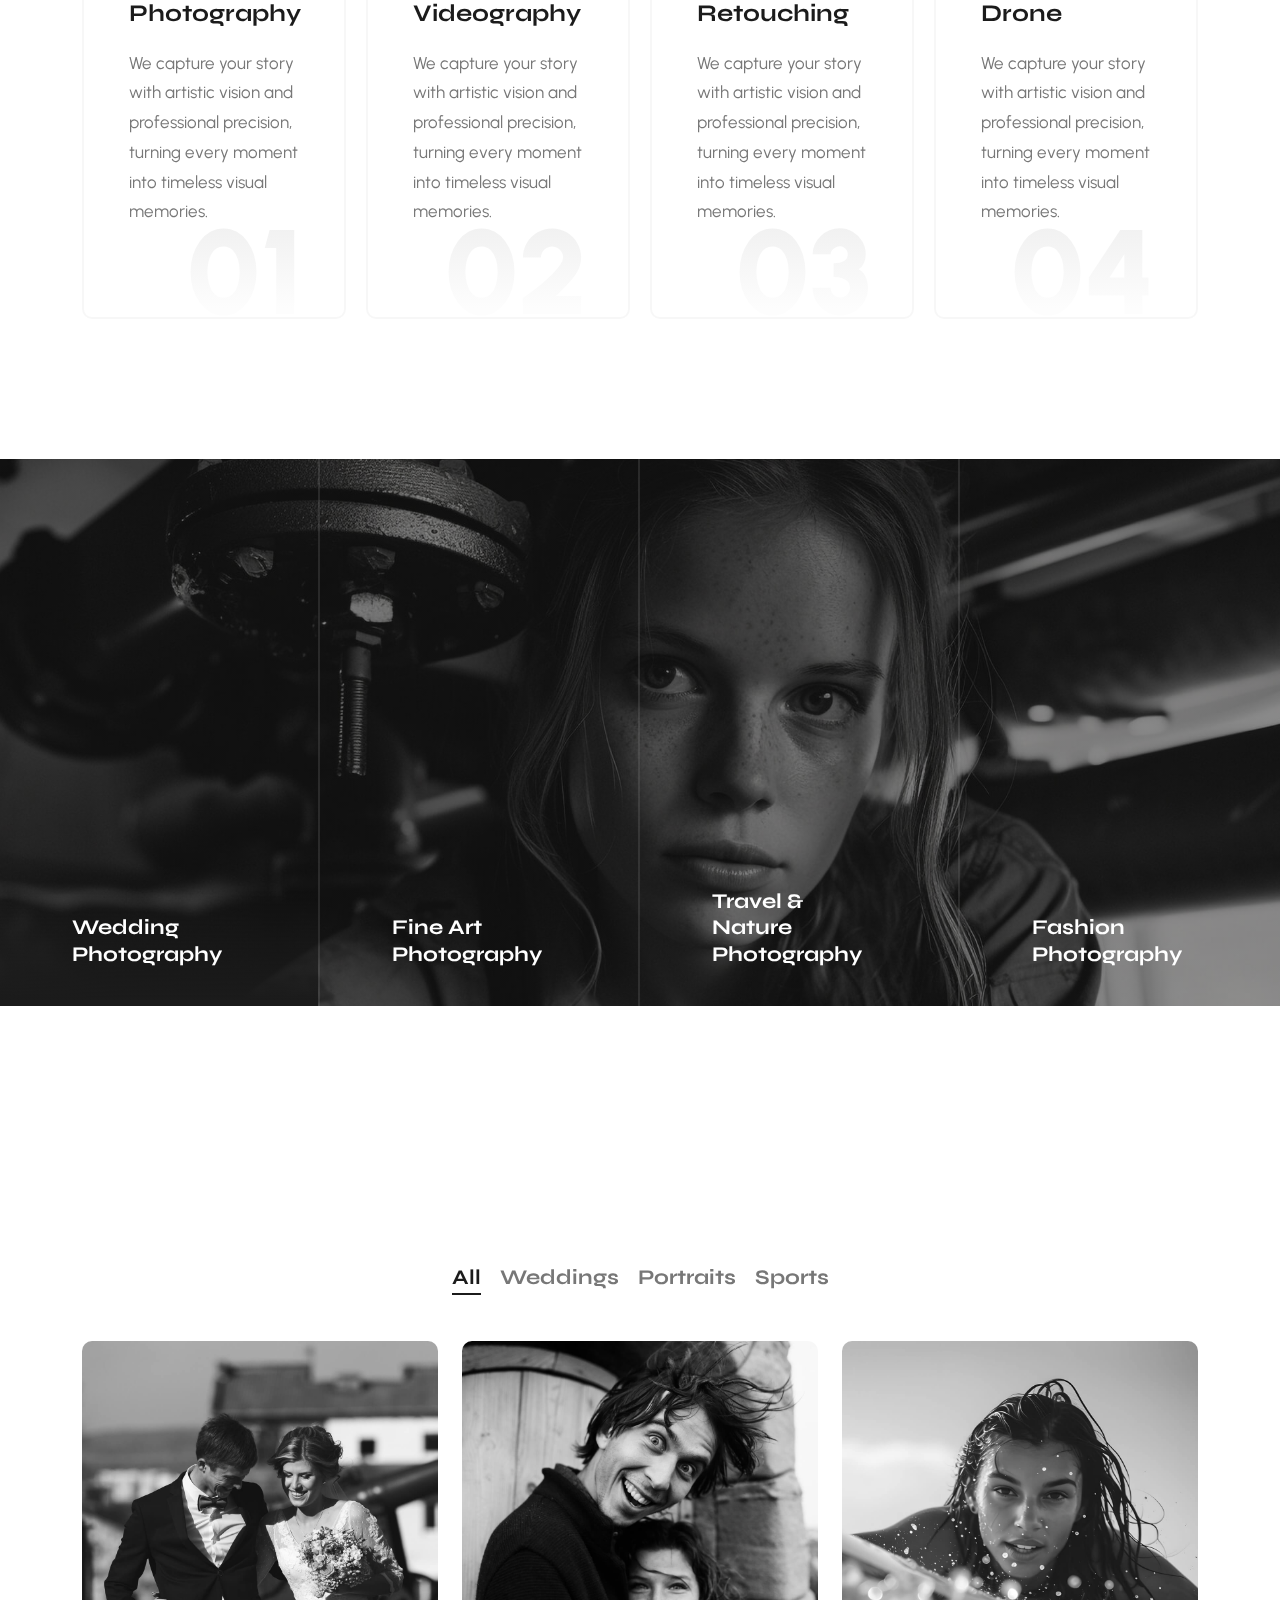
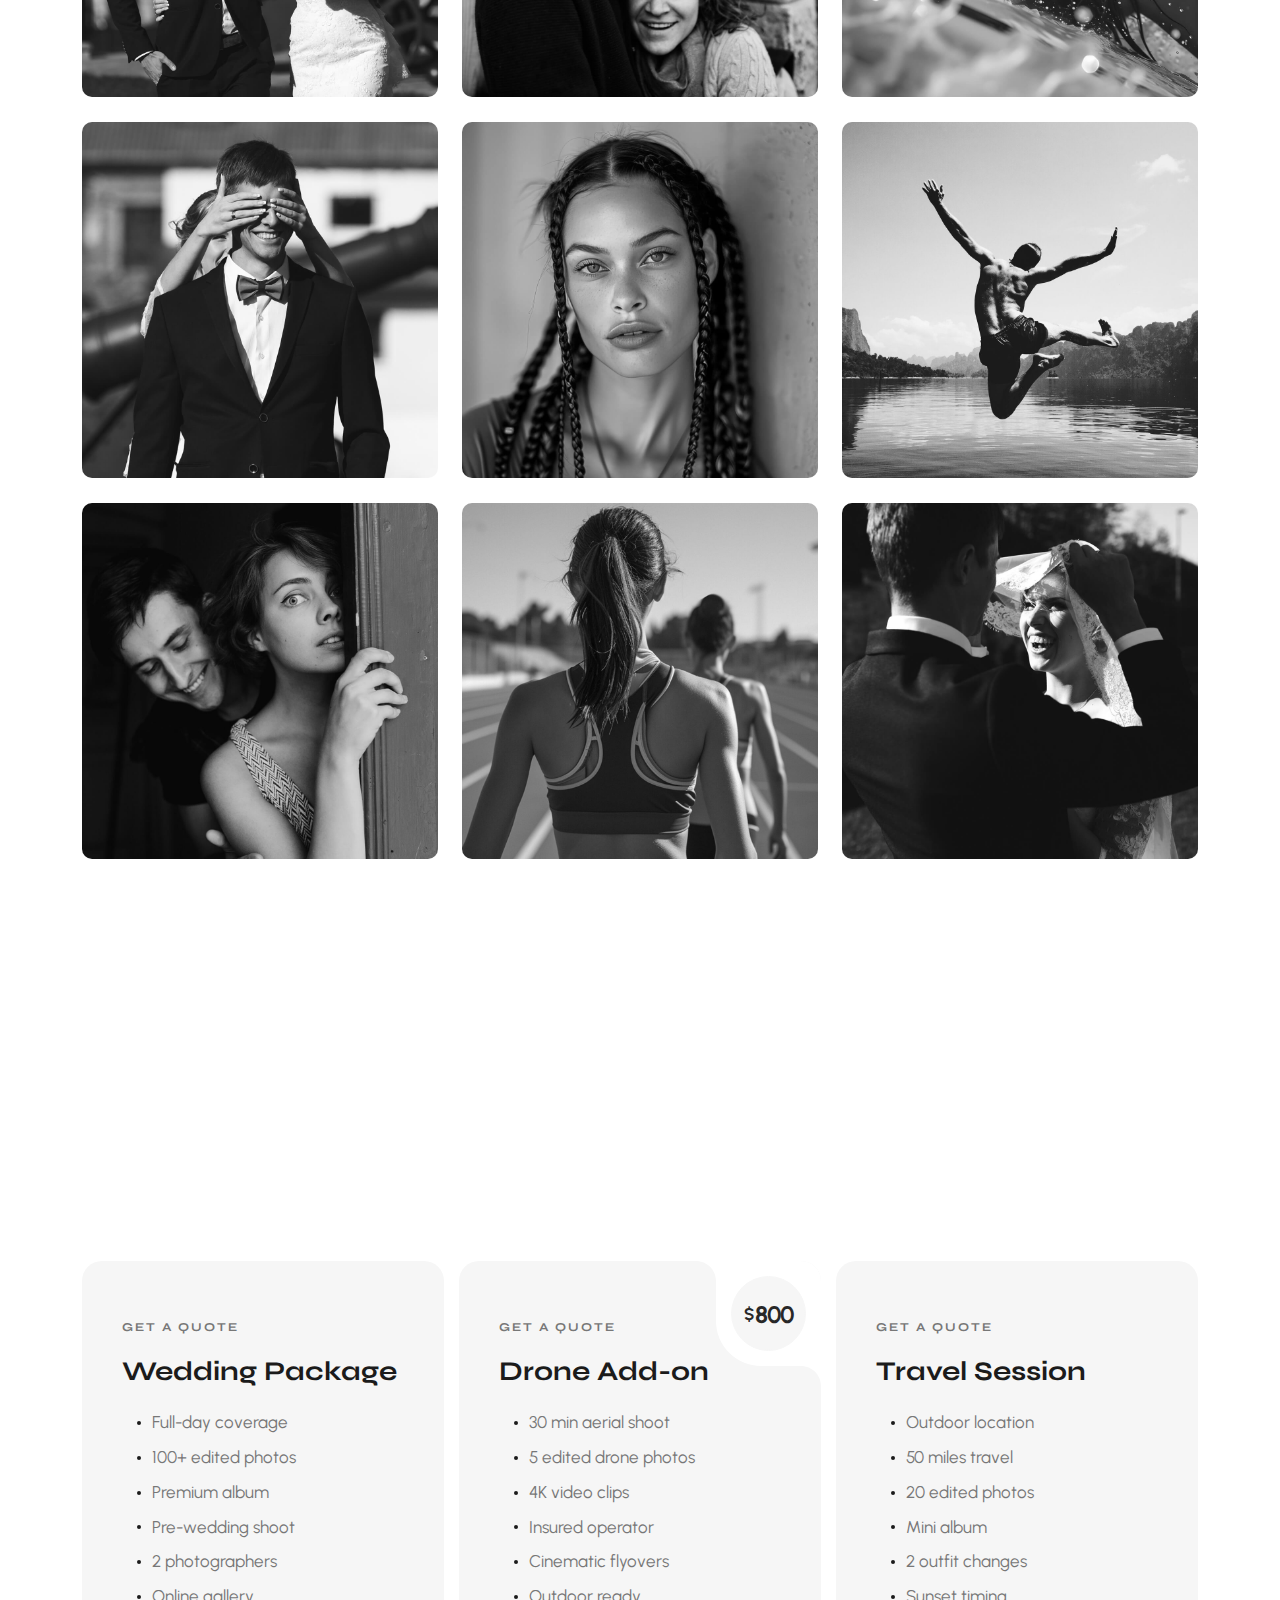
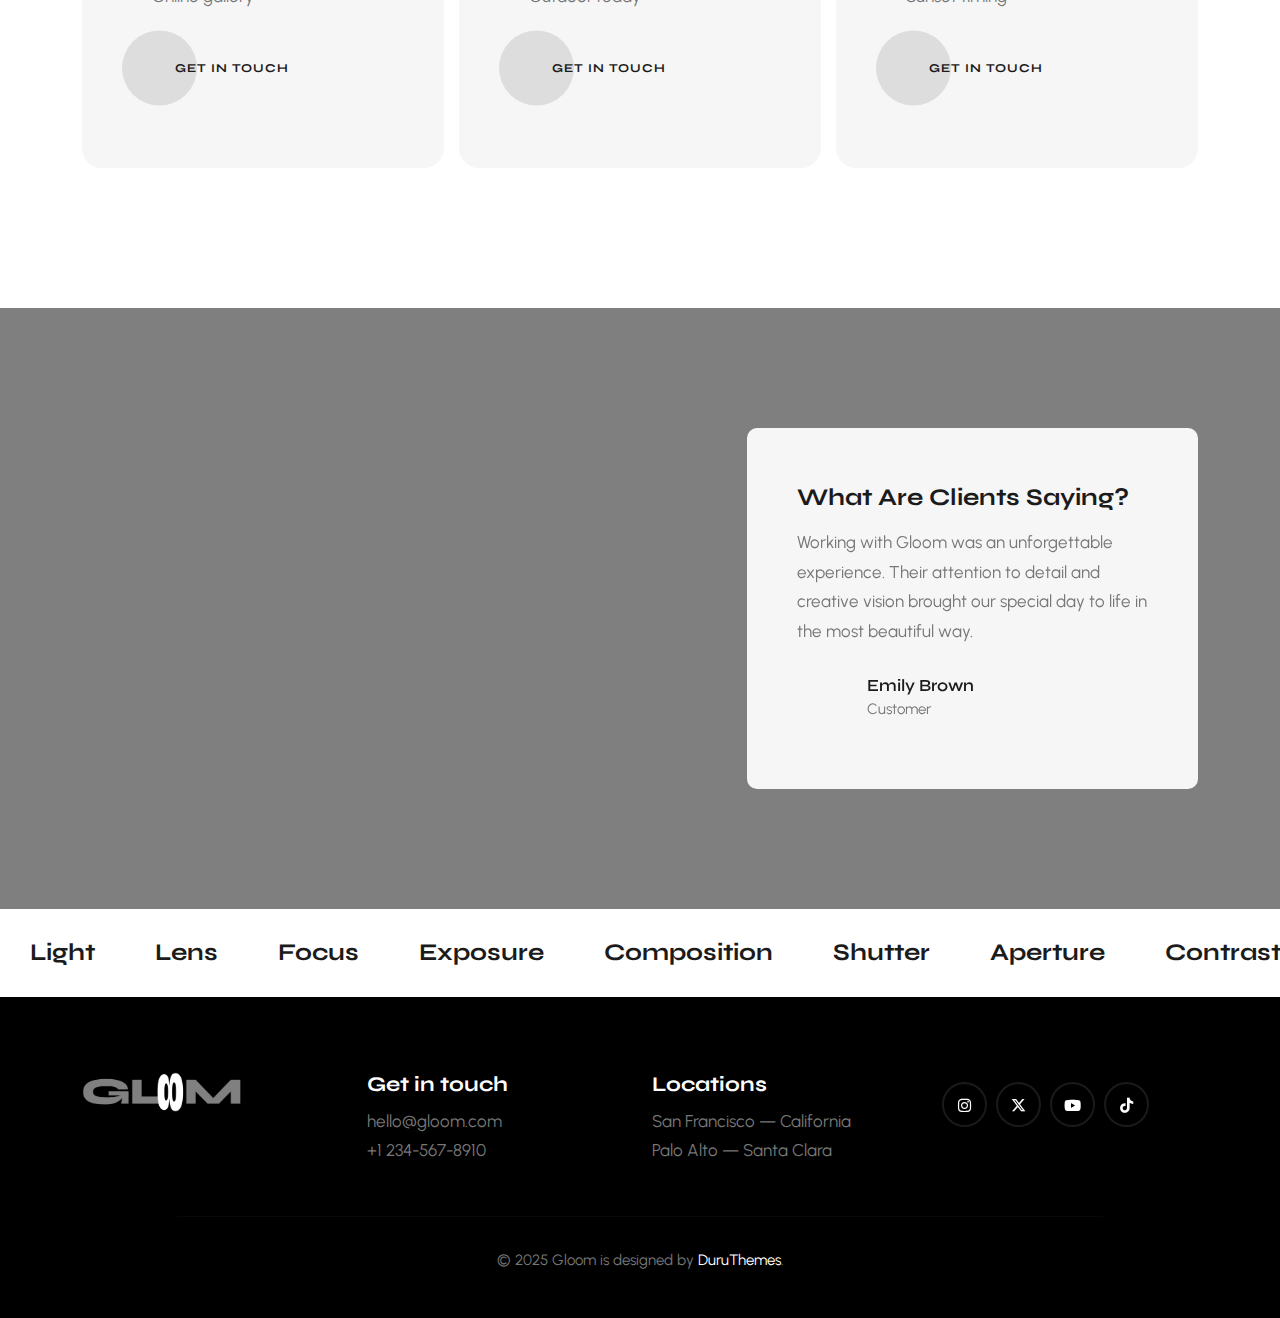
<file: onepage-video.html>
<!DOCTYPE html>
<html lang="en">


<!-- Mirrored from duruthemes.com/demo/html/gloom/light/onepage-video.html by HTTrack Website Copier/3.x [XR&CO'2014], Thu, 02 Oct 2025 07:34:55 GMT -->
<head>
    <meta charset="utf-8">
    <meta http-equiv="X-UA-Compatible" content="IE=edge">
    <meta name="viewport" content="width=device-width, initial-scale=1">
    <title>Gloom - Photography Portfolio Template</title>
    <meta name="description" content="Gloom is a modern and elegant photography portfolio theme designed for creatives, photographers, and visual artists.">
    <meta name="keywords" content="photography, portfolio, gallery, fullscreen, creative, responsive, gloom">
    <meta name="author" content="DuruThemes">
    <link rel="icon" type="image/x-icon" href="images/favicon.ico">
    <link rel="preconnect" href="https://fonts.googleapis.com/">
    <link rel="preconnect" href="https://fonts.gstatic.com/" crossorigin>
    <link href="https://fonts.googleapis.com/css2?family=Syne:wght@400..800&amp;family=Urbanist:ital,wght@0,100..900;1,100..900&amp;display=swap" rel="stylesheet">
    <link rel="stylesheet" href="css/plugins.css">
    <link rel="stylesheet" href="css/style.css">
</head>

<body>
    <!-- Preloader -->
    <div class="preloader-bg"></div>
    <div id="preloader">
        <div id="preloader-status">
            <div class="preloader-position loader"> <span></span> </div>
        </div>
    </div>
    <!-- Progress scroll totop -->
    <div class="progress-wrap cursor-pointer">
        <svg class="progress-circle svg-content" width="100%" height="100%" viewBox="-1 -1 102 102">
            <path d="M50,1 a49,49 0 0,1 0,98 a49,49 0 0,1 0,-98" />
        </svg>
    </div>
    <!-- Cursor -->
    <div class="cursor js-cursor"></div>
    <!-- Social Icons -->
    <div class="social-ico-block"> <a href="https://duruthemes.com/demo/html/gloom/" target="_blank" class="social-ico"><i class="fa-brands fa-instagram"></i></a> <a href="https://duruthemes.com/demo/html/gloom/" target="_blank" class="social-ico"><i class="fa-brands fa-x-twitter"></i></a> <a href="https://duruthemes.com/demo/html/gloom/" target="_blank" class="social-ico"><i class="fa-brands fa-youtube"></i></a> <a href="https://duruthemes.com/demo/html/gloom/" target="_blank" class="social-ico"><i class="fa-brands fa-tiktok"></i></a> <a href="https://duruthemes.com/demo/html/gloom/" target="_blank" class="social-ico"><i class="fa-brands fa-flickr"></i></a> </div>
    <!-- Navbar -->
    <nav class="navbar navbar-expand-lg">
        <div class="container">
            <!-- Logo -->
            <div class="logo-wrapper">
                <a class="logo" href="index.html"> <img src="images/logo-light.png" class="logo-img" alt="Gloom" loading="lazy"> </a>
                <!-- <div class="logo"><h2>Gl<span>oo</span>m</h2></div> -->
            </div>
            <!-- Button -->
            <button class="navbar-toggler" type="button" data-bs-toggle="collapse" data-bs-target="#navbar" aria-controls="navbar" aria-expanded="false" aria-label="Toggle navigation"> <span class="navbar-toggler-icon"><i class="ti-menu"></i></span> </button>
            <!-- Menu -->
            <div class="collapse navbar-collapse" id="navbar">
                <ul class="navbar-nav ms-auto">
                    <li class="nav-item"><a class="nav-link active" href="#" data-scroll-nav="0">Home</a></li>
                    <li class="nav-item"><a class="nav-link" href="#" data-scroll-nav="1">About</a></li>
                    <li class="nav-item"><a class="nav-link" href="#" data-scroll-nav="2">Portfolio</a></li>
                    <li class="nav-item"><a class="nav-link" href="#" data-scroll-nav="3">Services</a></li>
                    <li class="nav-item"><a class="nav-link" href="#" data-scroll-nav="4">Gallery</a></li>
                    <li class="nav-item"><a class="nav-link" href="#" data-scroll-nav="5">Pricing</a></li>
                    <li class="nav-item"><a class="nav-link" href="#" data-scroll-nav="6">Contact</a></li>
                </ul>
            </div>
        </div>
    </nav>
    <!-- Header Video -->
    <header id="home" data-scroll-index="0" class="header">
        <div class="video-fullscreen-wrap">
            <!-- The opacity on the image is made with "data-overlay-dark="number". You can change it using the numbers 0-9. -->
            <div class="video-fullscreen-video" data-overlay-dark="5">
                <video autoplay loop muted playsinline preload="auto">
                    <source src="https://duruthemes.com/demo/html/gloom/video.mp4" type="video/mp4">
                </video>
            </div>
            <div class="v-middle zindex-1">
                <div class="container">
                    <div class="row align-items-center">
                        <div class="col-lg-6 col-md-12">
                            <h1>Strike a Pose</h1>
                            <h6>Fashion in motion, confidence in every shot.</h6>
                            <div class="btn-wrap mt-30">
                                <div class="btn-link"> <a class="white" href="portfolio.html">View portfolio</a> <span class="btn-block color3 animation-bounce"></span> </div>
                            </div>
                        </div>
                    </div>
                </div>
            </div>
        </div>
    </header>
    <!-- About  -->
    <section id="about" data-scroll-index="1" class="section-padding">
        <div class="container">
            <div class="row">
                <div class="col-md-6">
                    <h6 class="wow" data-splitting>About Us</h6>
                    <h1 class="wow" data-splitting>Behind the lens</h1>
                    <p class="mt-30 wow fadeInUp" data-wow-delay="0.3s"> We believe every image has a soul. Through light, emotion, and timing, we frame stories that speak without words. Photography is not just craft — it’s connection. Moments pass, but memories we create last forever. </p>
                    <p class="wow fadeInUp" data-wow-delay="0.6s"> Fusce suere quis sem quis efficitur. Etiam ac cursus lacus a retium arus crase eratodio congue a nulla quis iaculis laoreet risus. Orci varius natoque penatis magnis miss the duru parturient montes, nascetur ridiculus in the fermen. </p>
                    <div class="btn-wrap wow fadeInUp text-left mt-30 mb-30" data-wow-delay="0.9s">
                        <div class="btn-link"> <a href="mailto:hello@gloom.com">hello@gloom.com</a> <span class="btn-block color1 animation-bounce"></span> </div>
                    </div>
                </div>
                <div class="col-md-5 offset-md-1">
                    <div class="reveal-effect"> <img src="images/about.jpg" class="img-fluid br-10px" alt="Gloom" loading="lazy" /> </div>
                </div>
            </div>
        </div>
    </section>
    <!-- Portfolio -->
    <section id="portfolio" data-scroll-index="2" class="section-padding">
        <div class="container">
            <div class="row justify-content-center mb-60">
                <div class="col-md-12 text-center">
                    <h6 class="wow" data-splitting>Time stands still in every shot</h6>
                    <h1 class="wow" data-splitting>Portfolio</h1>
                </div>
            </div>
            <div class="row">
                <div class="col-md-12">
                    <div class="portfolio fade-in section-padding">
                        <div class="item">
                            <a href="portfolio.html" class="img portrait" style="background-image: url('images/portfolio/1.jpg');">
                                <div class="overlay"></div> <span class="hover-text">Wedding Photography</span>
                            </a>
                            <a href="portfolio.html" class="img landscape" style="background-image: url('images/portfolio/2.jpg');">
                                <div class="overlay"></div> <span class="hover-text">Art Photography</span>
                            </a>
                            <a href="portfolio.html" class="img landscape" style="background-image: url('images/portfolio/3.jpg');">
                                <div class="overlay"></div> <span class="hover-text">Travel Photography</span>
                            </a>
                            <a href="portfolio.html" class="img portrait" style="background-image: url('images/portfolio/4.jpg');">
                                <div class="overlay"></div> <span class="hover-text">Fashion Photography</span>
                            </a> <img class="canvas-1" src="images/canvas-1.png" width="373" alt="Canvas 1" /> <img class="canvas-2" src="images/canvas-2.png" width="373" alt="Canvas 2" />
                        </div>
                    </div>
                </div>
            </div>
            <div class="row">
                <div class="col-md-12 justify-align-center">
                    <div class="btn-wrap wow fadeInUp text-center" data-wow-delay=".3s">
                        <div class="btn-link"> <a href="portfolio.html">View portfolio </a> <span class="btn-block color1 animation-bounce"></span> </div>
                    </div>
                </div>
            </div>
        </div>
    </section>
    <!-- Services -->
    <section id="services" data-scroll-index="3" class="services clear section-padding">
        <div class="container">
            <div class="row mb-45">
                <div class="col-md-4">
                    <h6 class="wow" data-splitting>Capture the Moment</h6>
                    <h1 class="wow" data-splitting>Services</h1>
                </div>
                <div class="col-md-7 offset-md-1 mt-45">
                    <p class="wow fadeInUp" data-wow-delay=".6s">Discover my professional services including photography, videography, retouching, aerials, lighting, and grading — crafted to capture your moments with precision and creativity.</p>
                </div>
            </div>
            <div class="row">
                <div class="col-md-12">
                    <div class="owl-carousel owl-theme">
                        <div class="item">
                            <a href="services-page.html"> <img src="images/icons/icon-1.svg" alt="">
                                <h5>Photography</h5>
                                <p>We capture your story with artistic vision and professional precision, turning every moment into timeless visual memories.</p>
                                <div class="numb">01</div>
                            </a>
                        </div>
                        <div class="item">
                            <a href="services-page.html"> <img src="images/icons/icon-2.svg" alt="">
                                <h5>Videography</h5>
                                <p>We capture your story with artistic vision and professional precision, turning every moment into timeless visual memories.</p>
                                <div class="numb">02</div>
                            </a>
                        </div>
                        <div class="item">
                            <a href="services-page.html"> <img src="images/icons/icon-3.svg" alt="">
                                <h5>Retouching</h5>
                                <p>We capture your story with artistic vision and professional precision, turning every moment into timeless visual memories.</p>
                                <div class="numb">03</div>
                            </a>
                        </div>
                        <div class="item">
                            <a href="services-page.html"> <img src="images/icons/icon-4.svg" alt="">
                                <h5>Drone</h5>
                                <p>We capture your story with artistic vision and professional precision, turning every moment into timeless visual memories.</p>
                                <div class="numb">04</div>
                            </a>
                        </div>
                        <div class="item">
                            <a href="services-page.html"> <img src="images/icons/icon-5.svg" alt="">
                                <h5>Lighting</h5>
                                <p>We capture your story with artistic vision and professional precision, turning every moment into timeless visual memories.</p>
                                <div class="numb">05</div>
                            </a>
                        </div>
                        <div class="item">
                            <a href="services-page.html"> <img src="images/icons/icon-5.svg" alt="">
                                <h5>Grading</h5>
                                <p>We capture your story with artistic vision and professional precision, turning every moment into timeless visual memories.</p>
                                <div class="numb">06</div>
                            </a>
                        </div>
                    </div>
                </div>
            </div>
        </div>
    </section>
    <!-- Process 2 -->
    <section class="interactive process2">
        <div class="process2-content">
            <div class="process2-content-inner">
                <div class="item">
                    <div class="inner activate" data-index="0">
                        <div class="cont">
                            <div class="text">
                                <h2><a href="services.html">Wedding Photography</a></h2>
                            </div>
                        </div>
                    </div>
                </div>
                <div class="item">
                    <div class="inner" data-index="1">
                        <div class="cont">
                            <div class="text">
                                <h2><a href="services.html">Fine Art Photography</a></h2>
                            </div>
                        </div>
                    </div>
                </div>
                <div class="item">
                    <div class="inner" data-index="2">
                        <div class="cont">
                            <div class="text">
                                <h2><a href="services.html">Travel & Nature Photography</a></h2>
                            </div>
                        </div>
                    </div>
                </div>
                <div class="item">
                    <div class="inner" data-index="3">
                        <div class="cont">
                            <div class="text">
                                <h2><a href="services.html">Fashion Photography</a></h2>
                            </div>
                        </div>
                    </div>
                </div>
            </div>
            <div class="process2-list-image">
                <div class="process2-image img-0 show" data-bg="images/slider/01.jpg" style="background-image: url('images/slider/01.jpg');"></div>
                <div class="process2-image img-1" data-bg="images/slider/02.jpg" style="background-image: url('images/slider/02.jpg');"></div>
                <div class="process2-image img-2" data-bg="images/slider/04.jpg" style="background-image: url('images/slider/04.jpg');"></div>
                <div class="process2-image img-3" data-bg="images/slider/03.jpg" style="background-image: url('images/slider/03.jpg');"></div>
            </div>
        </div>
    </section>
    <!-- Gallery -->
    <!-- Gallery -->
    <section id="gallery" data-scroll-index="4" class="section-padding">
        <div class="container">
            <div class="row justify-content-center mb-45">
                <div class="col-md-12 text-center">
                    <h6 class="wow" data-splitting>Time stands still in every shot</h6>
                    <h1 class="wow" data-splitting>Image Gallery</h1>
                </div>
            </div>
            <div class="row">
                <div class="col-md-12 text-center">
                    <ul class="gallery-filter">
                        <li class="active" data-filter="*">All</li>
                        <li data-filter=".weddings">Weddings</li>
                        <li data-filter=".portraits">Portraits</li>
                        <li data-filter=".sports">Sports</li>
                    </ul>
                </div>
            </div>
            <div class="row gallery-items">
                <div class="col-lg-4 col-md-6 single-item weddings mb-25">
                    <a href="images/portfolio/w1.jpg" title="" class="img-zoom">
                        <div class="gallery-box">
                            <div class="gallery-img img-grayscale"> <img src="images/portfolio/w1.jpg" class="img-fluid mx-auto d-block" alt=""> </div>
                        </div>
                    </a>
                </div>
                <div class="col-lg-4 col-md-6 single-item portraits mb-25">
                    <a href="images/portfolio/p1.jpg" title="" class="gallery-masonry-item-img-link img-zoom">
                        <div class="gallery-box">
                            <div class="gallery-img img-grayscale"> <img src="images/portfolio/p1.jpg" class="img-fluid mx-auto d-block" alt=""> </div>
                            <div class="gallery-detail">
                                <h4>Portraits</h4>
                                <p>Every face tells a story — let’s tell yours.</p>
                            </div>
                        </div>
                    </a>
                </div>
                <div class="col-lg-4 col-md-6 single-item sports mb-25">
                    <a href="images/portfolio/s1.jpg" title="" class="gallery-masonry-item-img-link img-zoom">
                        <div class="gallery-box">
                            <div class="gallery-img img-grayscale"> <img src="images/portfolio/s1.jpg" class="img-fluid mx-auto d-block" alt=""> </div>
                            <div class="gallery-detail">
                                <h4>Sports</h4>
                                <p>The art of athletic moments.</p>
                            </div>
                        </div>
                    </a>
                </div>
                <div class="col-lg-4 col-md-6 single-item weddings mb-25">
                    <a href="images/portfolio/w2.jpg" title="" class="gallery-masonry-item-img-link img-zoom">
                        <div class="gallery-box">
                            <div class="gallery-img img-grayscale"> <img src="images/portfolio/w2.jpg" class="img-fluid mx-auto d-block" alt=""> </div>
                        </div>
                    </a>
                </div>
                <div class="col-lg-4 col-md-6 single-item portraits mb-25">
                    <a href="images/portfolio/p2.jpg" title="" class="gallery-masonry-item-img-link img-zoom">
                        <div class="gallery-box">
                            <div class="gallery-img img-grayscale"> <img src="images/portfolio/p2.jpg" class="img-fluid mx-auto d-block" alt=""> </div>
                            <div class="gallery-detail">
                                <h4>Portraits</h4>
                                <p>Every face tells a story — let’s tell yours.</p>
                            </div>
                        </div>
                    </a>
                </div>
                <div class="col-lg-4 col-md-6 single-item sports mb-25">
                    <a href="images/portfolio/s2.jpg" title="" class="gallery-masonry-item-img-link img-zoom">
                        <div class="gallery-box">
                            <div class="gallery-img img-grayscale"> <img src="images/portfolio/s2.jpg" class="img-fluid mx-auto d-block" alt=""> </div>
                            <div class="gallery-detail">
                                <h4>Sports</h4>
                                <p>The art of athletic moments.</p>
                            </div>
                        </div>
                    </a>
                </div>
                <div class="col-lg-4 col-md-6 single-item portraits mb-25">
                    <a href="images/portfolio/p3.jpg" title="" class="gallery-masonry-item-img-link img-zoom">
                        <div class="gallery-box">
                            <div class="gallery-img img-grayscale"> <img src="images/portfolio/p3.jpg" class="img-fluid mx-auto d-block" alt=""> </div>
                            <div class="gallery-detail">
                                <h4>Portraits</h4>
                                <p>Every face tells a story — let’s tell yours.</p>
                            </div>
                        </div>
                    </a>
                </div>
                <div class="col-lg-4 col-md-6 single-item sports mb-25">
                    <a href="images/portfolio/s3.jpg" title="" class="gallery-masonry-item-img-link img-zoom">
                        <div class="gallery-box">
                            <div class="gallery-img img-grayscale"> <img src="images/portfolio/s3.jpg" class="img-fluid mx-auto d-block" alt=""> </div>
                            <div class="gallery-detail">
                                <h4>Sports</h4>
                                <p>The art of athletic moments.</p>
                            </div>
                        </div>
                    </a>
                </div>
                <div class="col-lg-4 col-md-6 single-item weddings mb-25">
                    <a href="images/portfolio/w3.jpg" title="" class="gallery-masonry-item-img-link img-zoom">
                        <div class="gallery-box">
                            <div class="gallery-img img-grayscale"> <img src="images/portfolio/w3.jpg" class="img-fluid mx-auto d-block" alt=""> </div>
                        </div>
                    </a>
                </div>
            </div>
        </div>
    </section>
    <!-- Pricing -->
    <section id="pricing" data-scroll-index="5" class="price section-padding">
        <div class="container">
            <div class="row justify-content-center mb-45">
                <div class="col-md-12 text-center">
                    <h6 class="wow" data-splitting>Choose the package that fits your story</h6>
                    <h1 class="wow" data-splitting>Price plan</h1>
                </div>
            </div>
            <div class="row">
                <div class="col-md-12">
                   <div class="owl-carousel owl-theme">
                    <div class="item">
                        <h6>Get a quote</h6>
                        <h3>Wedding Package</h3>
                        <div class="cont">
                            <ul class="dot-list">
                                <li>Full-day coverage</li>
                                <li>100+ edited photos</li>
                                <li>Premium album</li>
                                <li>Pre-wedding shoot</li>
                                <li>2 photographers</li>
                                <li>Online gallery</li>
                            </ul>
                            <div class="btn-wrap text-left mt-15">
                                <div class="btn-link"> <a href="contact.html">Get in touch </a> <span class="btn-block color1 animation-bounce"></span> </div>
                            </div>
                        </div>
                        <div class="numb">Wedding</div>
                        <a data-bs-toggle="modal" data-bs-target="#exampleModal" data-bs-whatever="@mdo" href="#0" class="rmore">
                            <div class="arrow"> <span>$</span>900</div>
                            <div class="br-left-top">
                                <svg viewBox="0 0 11 11" fill="none" xmlns="http://www.w3.org/2000/svg" class="w-11 h-11">
                                    <path d="M11 1.54972e-06L0 0L2.38419e-07 11C1.65973e-07 4.92487 4.92487 1.62217e-06 11 1.54972e-06Z" fill="#ffffff"></path>
                                </svg>
                            </div>
                            <div class="br-right-bottom">
                                <svg viewBox="0 0 11 11" fill="none" xmlns="http://www.w3.org/2000/svg" class="w-11 h-11">
                                    <path d="M11 1.54972e-06L0 0L2.38419e-07 11C1.65973e-07 4.92487 4.92487 1.62217e-06 11 1.54972e-06Z" fill="#ffffff"></path>
                                </svg>
                            </div>
                        </a>
                    </div>
                    <div class="item">
                        <h6>Get a quote</h6>
                        <h3>Drone Add-on</h3>
                        <div class="cont">
                            <ul class="dot-list">
                                <li>30 min aerial shoot</li>
                                <li>5 edited drone photos</li>
                                <li>4K video clips</li>
                                <li>Insured operator</li>
                                <li>Cinematic flyovers</li>
                                <li>Outdoor ready</li>
                            </ul>
                            <div class="btn-wrap text-left mt-15">
                                <div class="btn-link"> <a href="contact.html">Get in touch </a> <span class="btn-block color1 animation-bounce"></span> </div>
                            </div>
                        </div>
                        <div class="numb">Drone</div>
                        <a data-bs-toggle="modal" data-bs-target="#exampleModal" data-bs-whatever="@mdo" href="#0" class="rmore active">
                            <div class="arrow"> <span>$</span>800</div>
                            <div class="br-left-top">
                                <svg viewBox="0 0 11 11" fill="none" xmlns="http://www.w3.org/2000/svg" class="w-11 h-11">
                                    <path d="M11 1.54972e-06L0 0L2.38419e-07 11C1.65973e-07 4.92487 4.92487 1.62217e-06 11 1.54972e-06Z" fill="#ffffff"></path>
                                </svg>
                            </div>
                            <div class="br-right-bottom">
                                <svg viewBox="0 0 11 11" fill="none" xmlns="http://www.w3.org/2000/svg" class="w-11 h-11">
                                    <path d="M11 1.54972e-06L0 0L2.38419e-07 11C1.65973e-07 4.92487 4.92487 1.62217e-06 11 1.54972e-06Z" fill="#ffffff"></path>
                                </svg>
                            </div>
                        </a>
                    </div>
                    <div class="item">
                        <h6>Get a quote</h6>
                        <h3>Travel Session</h3>
                        <div class="cont">
                            <ul class="dot-list">
                                <li>Outdoor location</li>
                                <li>50 miles travel</li>
                                <li>20 edited photos</li>
                                <li>Mini album</li>
                                <li>2 outfit changes</li>
                                <li>Sunset timing</li>
                            </ul>
                            <div class="btn-wrap text-left mt-15">
                                <div class="btn-link"> <a href="contact.html">Get in touch </a> <span class="btn-block color1 animation-bounce"></span> </div>
                            </div>
                        </div>
                        <div class="numb">Travel</div>
                        <a data-bs-toggle="modal" data-bs-target="#exampleModal" data-bs-whatever="@mdo" href="#0" class="rmore">
                            <div class="arrow"> <span>$</span>700</div>
                            <div class="br-left-top">
                                <svg viewBox="0 0 11 11" fill="none" xmlns="http://www.w3.org/2000/svg" class="w-11 h-11">
                                    <path d="M11 1.54972e-06L0 0L2.38419e-07 11C1.65973e-07 4.92487 4.92487 1.62217e-06 11 1.54972e-06Z" fill="#ffffff"></path>
                                </svg>
                            </div>
                            <div class="br-right-bottom">
                                <svg viewBox="0 0 11 11" fill="none" xmlns="http://www.w3.org/2000/svg" class="w-11 h-11">
                                    <path d="M11 1.54972e-06L0 0L2.38419e-07 11C1.65973e-07 4.92487 4.92487 1.62217e-06 11 1.54972e-06Z" fill="#ffffff"></path>
                                </svg>
                            </div>
                        </a>
                    </div>
                </div>
                </div>
            </div>
        </div>
    </section>
    <!-- Testiominals -->
    <section id="contact" data-scroll-index="6" class="testimonials">
        <div class="background bg-img bg-fixed section-padding" data-overlay-dark="5" data-background="images/slider/01.jpg">
            <div class="container">
                <div class="row align-items-center">
                    <!-- Work together -->
                    <div class="col-md-5 mb-30">
                        <h4 class="wow" data-splitting>Let’s capture the perfect shots together.</h4>
                        <div class="btn-wrap mt-30 text-left wow fadeInUp" data-wow-delay=".6s">
                            <div class="btn-link"><a class="white" href="mailto:hello@gloom.com">hello@gloom.com</a><span class="btn-block color3 animation-bounce"></span></div>
                        </div>
                    </div>
                    <!-- Testiominals -->
                    <div class="col-md-5 offset-md-2">
                        <div class="testimonials-box">
                            <h5>What Are Clients Saying?</h5>
                            <div class="owl-carousel owl-theme">
                                <div class="item">
                                    <p>Working with Gloom was an unforgettable experience. Their attention to detail and creative vision brought our special day to life in the most beautiful way.</p> <span class="quote"><img src="images/quot.png" alt="" loading="lazy"></span>
                                    <div class="info">
                                        <div class="author-img"> <img src="images/team/1.jpg" alt="" loading="lazy"> </div>
                                        <div class="cont">
                                            <h6>Emily Brown</h6> <span>Customer</span>
                                        </div>
                                    </div>
                                </div>
                                <div class="item">
                                    <p>Working with Gloom was an unforgettable experience. Their attention to detail and creative vision brought our special day to life in the most beautiful way.</p> <span class="quote"><img src="images/quot.png" alt="" loading="lazy"></span>
                                    <div class="info">
                                        <div class="author-img"> <img src="images/team/2.jpg" alt="" loading="lazy"> </div>
                                        <div class="cont">
                                            <h6>Jason White</h6> <span>Customer</span>
                                        </div>
                                    </div>
                                </div>
                            </div>
                        </div>
                    </div>
                </div>
            </div>
        </div>
    </section>
    <!-- Scrolling -->
    <div class="scrolling scrolling-ticker">
        <div class="wrapper">
            <div class="content"> <span><img src="images/asterisk-icon.svg" alt="" loading="lazy">Light</span> <span><img src="images/asterisk-icon.svg" alt="" loading="lazy">Lens</span> <span><img src="images/asterisk-icon.svg" alt="" loading="lazy">Focus</span> <span><img src="images/asterisk-icon.svg" alt="" loading="lazy">Exposure</span> <span><img src="images/asterisk-icon.svg" alt="" loading="lazy">Composition</span> <span><img src="images/asterisk-icon.svg" alt="" loading="lazy">Shutter</span> <span><img src="images/asterisk-icon.svg" alt="" loading="lazy">Aperture</span> <span><img src="images/asterisk-icon.svg" alt="" loading="lazy">Contrast</span> <span><img src="images/asterisk-icon.svg" alt="" loading="lazy">Frame</span> <span><img src="images/asterisk-icon.svg" alt="" loading="lazy">Portrai</span> <span><img src="images/asterisk-icon.svg" alt="" loading="lazy">Capture</span> <span><img src="images/asterisk-icon.svg" alt="" loading="lazy">Moment</span> <span><img src="images/asterisk-icon.svg" alt="" loading="lazy">Perspective</span> <span><img src="images/asterisk-icon.svg" alt="" loading="lazy">Emotion</span> </div>
            <div class="content"> <span><img src="images/asterisk-icon.svg" alt="" loading="lazy">Light</span> <span><img src="images/asterisk-icon.svg" alt="" loading="lazy">Lens</span> <span><img src="images/asterisk-icon.svg" alt="" loading="lazy">Focus</span> <span><img src="images/asterisk-icon.svg" alt="" loading="lazy">Exposure</span> <span><img src="images/asterisk-icon.svg" alt="" loading="lazy">Composition</span> <span><img src="images/asterisk-icon.svg" alt="" loading="lazy">Shutter</span> <span><img src="images/asterisk-icon.svg" alt="" loading="lazy">Aperture</span> <span><img src="images/asterisk-icon.svg" alt="" loading="lazy">Contrast</span> <span><img src="images/asterisk-icon.svg" alt="" loading="lazy">Frame</span> <span><img src="images/asterisk-icon.svg" alt="" loading="lazy">Portrai</span> <span><img src="images/asterisk-icon.svg" alt="" loading="lazy">Capture</span> <span><img src="images/asterisk-icon.svg" alt="" loading="lazy">Moment</span> <span><img src="images/asterisk-icon.svg" alt="" loading="lazy">Perspective</span> <span><img src="images/asterisk-icon.svg" alt="" loading="lazy">Emotion</span> </div>
        </div>
    </div>
    <!-- Footer -->
    <footer class="footer-section">
        <div class="container">
            <div class="row justify-content-center">
                <div class="col-lg-3 col-md-12"><a href="index.html"><img src="images/logo-dark.png" alt=""></a></div>
                <div class="col-lg-3 col-md-12">
                    <h5>Get in touch</h5>
                    <p>hello@gloom.com
                        <br>+1 234-567-8910
                    </p>
                </div>
                <div class="col-lg-3 col-md-12">
                    <h5>Locations</h5>
                    <p>San Francisco — California
                        <br>Palo Alto — Santa Clara
                    </p>
                </div>
                <div class="col-lg-3 col-md-12">
                    <ul class="footer-social-link">
                        <li><a href="https://duruthemes.com/demo/html/gloom/" target="_blank"><i class="fa-brands fa-instagram"></i></a></li>
                        <li><a href="https://duruthemes.com/demo/html/gloom/" target="_blank"><i class="fa-brands fa-x-twitter"></i></a></li>
                        <li><a href="https://duruthemes.com/demo/html/gloom/" target="_blank"><i class="fa-brands fa-youtube"></i></a></li>
                        <li><a href="https://duruthemes.com/demo/html/gloom/" target="_blank"><i class="fa-brands fa-tiktok"></i></a></li>
                    </ul>
                </div>
            </div>
            <div class="row justify-content-center">
                <div class="col-md-10 text-center">
                    <p class="mb-0 copyright">© 2025 Gloom is designed by <a href="https://1.envato.market/DuruThemes" target="_blank">DuruThemes</a>.</p>
                </div>
            </div>
        </div>
    </footer>
    <!-- jQuery -->
    <script src="js/plugins/jquery-3.7.1.min.js"></script>
    <script src="js/plugins/jquery-migrate-3.5.0.min.js"></script>
    <script src="js/plugins/popper.min.js"></script>
    <script src="js/plugins/bootstrap.min.js"></script>
    <script src="js/plugins/owl.carousel.min.js"></script>
    <script src="js/plugins/jquery.magnific-popup.min.js"></script>
    <script src="js/plugins/YouTubePopUp.js"></script>
    <script src="js/plugins/jquery.easing.1.3.js"></script>
    <script src="js/plugins/imagesloaded.pkgd.min.js"></script>
    <script src="js/plugins/jquery.isotope.v3.0.2.js"></script>
    <script src="js/plugins/smooth-scroll.min.js"></script>
    <script src="js/plugins/wow.js"></script>
    <script src="js/custom.js"></script>
</body>

<!-- Mirrored from duruthemes.com/demo/html/gloom/light/onepage-video.html by HTTrack Website Copier/3.x [XR&CO'2014], Thu, 02 Oct 2025 07:34:55 GMT -->
</html>
</file>
<file: css/style.css>
/* ------------------------------------------------
1. General style
2. Owl-Theme custom style
3. Preloader style
4. Cursor & Drag style
5. Navbar style
6. Header style
7. Parallax Header style
8. Slider Fade & Slider style
9. Video Background style
10. Kenburns SlideShow style
11. For Images Reveal Effect style
12. Text Animation style
13. For Images Imago Effect style
14. Scrolling Style
15. Page Header Banner style
16. Section style
17. Team style
18. Team Details style
19. Skills Bar style
20. Services style
21. Portfolio style
22. Process style
23. Process 2 style
24. Gallery style
25. Gallery 2 style
26. Price style
27. YouTube PopUp style
28. Gallery Video style
29. Accordion Box (for Faqs) style
30. Testimonials style
31. Blog style
32. Post style
33. Prev and Next style
34. 404 Page style
35. Contact style
36. Button style
37. Social Icons style
38. toTop Button style
39. Footer style
40. Overlay Effect Bg Image style
41. Media Query style
------------------------------------------------ */

/* ======= General style ======= */
html,
body {
    -moz-osx-font-smoothing: grayscale;
    -webkit-font-smoothing: antialiased;
    -moz-font-smoothing: antialiased;
    font-smoothing: antialiased;
}
body {
    font-family: 'Urbanist', sans-serif;
    color: #777;
    font-size: 17px;
    line-height: 1.75em;
    font-weight: 400;
}
img {
    width: 100%;
    height: auto;
}
/* typography */
/* headings */
h1 {
    font-size: 60px;
}
h2 {
    font-size: 48px;
}
h3 {
    font-size: 36px;
}
h4 {
    font-size: 30px;
}
h5 {
    font-size: 24px;
}
h6 {
    font-size: 21px;
}
h1,
h2,
h3,
h4,
h5,
h6 {
    color: #777;
    font-family: 'Syne', sans-serif;
    font-weight: 700;
    line-height: 1.25em;
}
/* paragraph */
p {
    font-family: 'Urbanist', sans-serif;
    font-size: 17px;
    line-height: 1.75em;
    margin: 0 0 20px;
    color: #777;
    font-weight: 400;
}
/* lists */
ul {
    list-style-type: none;
}
/* links */
a {
    color: #fff;
    text-decoration: none;
}
a:hover {
    text-decoration: none;
    color: #fff;
}
a:link {
    text-decoration: none;
}
a:focus {
    outline: none;
}
img {
    width: 100%;
    height: auto;
    width: 100%;
    height: auto;
    -webkit-transition: all 0.5s;
    -o-transition: all 0.5s;
    transition: all 0.5s;
}
/* form element */
button,
input,
optgroup,
select,
textarea {
    font-family: 'Syne', sans-serif;
}
input[type="password"]:focus,
input[type="email"]:focus,
input[type="text"]:focus,
input[type="file"]:focus,
input[type="radio"]:focus,
input[type="checkbox"]:focus,
textarea:focus {
    outline: none;
}
input[type="password"],
input[type="email"],
input[type="text"],
input[type="file"],
textarea {
    max-width: 100%;
    margin-bottom: 20px;
    padding: 15px 0;
    height: auto;
    background-color: transparent;
    -webkit-box-shadow: none;
    box-shadow: none;
    border-width: 0 0 2px;
    border-style: solid;
    display: block;
    width: 100%;
    line-height: 1.5em;
    font-family: 'Urbanist', sans-serif;
    font-size: 17px;
    font-weight: 400;
    color: #777;
    background-image: none;
    border-bottom: 2px solid rgba(0,0,0, 0.05);
    border-color: ease-in-out .15s, box-shadow ease-in-out .15s;
}
input:focus,
textarea:focus {
    border-bottom-width: 2px;
    border-color: #1b1b1b;
}
/* submit and alert success  */
input[type="submit"],
input[type="reset"],
input[type="button"],
button {
    font-family: 'Urbanist', sans-serif;
    font-size: 17px;
    font-weight: 400;
    text-shadow: none;
    -webkit-box-shadow: none;
    box-shadow: none;
    line-height: 1.75em;
    -webkit-transition: background-color .15s ease-out;
    transition: background-color .15s ease-out;
    border: none;
    color: #777;
    background: #222222;
    padding: 17px 34px;
    position: relative;
    overflow: hidden;
    cursor: pointer;
}
input[type="submit"]:hover,
input[type="reset"]:hover,
input[type="button"]:hover,
button:hover {
    background: #1b1b1b;
    color: #fff;
    border: none;
}
button.mfp-close:hover,
button.mfp-arrow:hover {
    background: transparent;
}
.alert-success {
    background: transparent;
    color: #777;
    border: 2px solid rgba(0,0,0, 0.05);
    border-radius: 0px;
}
select {
    padding: 10px;
    border-radius: 5px;
}
th,
tr,
td {
    padding: 10px 0;
}
input[type="radio"],
input[type="checkbox"] {
    display: inline;
}
/* placeholder */
::-webkit-input-placeholder {
    color: #777;
    font-size: 17px;
    font-weight: 400;
}
:-moz-placeholder {
    color: #777;
}
::-moz-placeholder {
    color: #777;
    opacity: 1;
}
:-ms-input-placeholder {
    color: #777;
}

.js .animate-box {
    opacity: 0;
}

/* important css */
.valign {
    display: -webkit-box;
    display: -ms-flexbox;
    display: flex;
    -webkit-box-align: center;
    -ms-flex-align: center;
    align-items: center;
}
.v-middle {
    position: absolute;
    width: 100%;
    top: 50%;
    left: 0;
    -webkit-transform: translate(0%, -50%);
    transform: translate(0%, -50%);
}
.v-middle.zindex-1 {
    z-index: 1;
}
.pb-0 {
    padding-bottom: 0px !important;
}
.pt-0 {
    padding-top: 0px !important;
}
.pt-90 {
    padding-top: 90px !important;
}
.pt-120 {
    padding-top: 120px !important;
}
.pb-90 {
    padding-bottom: 90px !important;
}
.pb-120 {
    padding-bottom: 120px !important;
}
.mt-15 {
    margin-top: 15px;
}
.mt-20 {
    margin-top: 20px;
}
.mt-25 {
    margin-top: 25px;
}
.mt-30 {
    margin-top: 30px;
}
.mt-45 {
    margin-top: 45px;
}
.mt-60 {
    margin-top: 60px;
}
.mb-30 {
    margin-bottom: 30px;
}
.mb-25 {
    margin-bottom: 25px;
}
.mb-45 {
    margin-bottom: 45px;
}
.mb-60 {
    margin-bottom: 60px;
}
.mb-90 {
    margin-bottom: 90px;
}
.bg-fixed {
    background-attachment: fixed;
}
.bg-img {
    background-repeat: no-repeat;
    background-size: cover; /* shows the entire image */
    
}
.bg-img-position-top {
    background-position: top;
}
.ontop {
    position: relative;
    z-index: 7;
}
.rest {
    padding: 0 !important;
    margin: 0 !important;
}
.d-flex {
    display: flex !important;
}
.full-width {
    width: 100% !important;
}
/* list style */
.ullist {
    display: grid;
    font-size: 17px;
}
.ullist ul {
    position: relative;
    float: left;
    padding: 0px;
}
.ullist ul li {
    position: relative;
    line-height: 1.5em;
    margin-bottom: 10px;
    padding-left: 25px;
}
.ullist ul li:before {
    content: "\e64c";
    font-family: "Themify";
    position: absolute;
    left: 0;
    top: -1px;
    color: #1b1b1b;
    font-weight: 400;
    font-size: 13px;
}
.br-10px {
    border-radius: 10px;
}
/* bg img fixed style */
.bg-img {
    background-size: cover;
    background-repeat: no-repeat;
}
.bg-img-fixed {
    background-attachment: fixed;
}
.br-5px {
    border-radius: 5px;
}
.br-10px {
    border-radius: 10px;
}
/* image grayscale */
.img-grayscale img {
    -webkit-filter: grayscale(100%);
    -webkit-transition: .4s ease-in-out;
    -moz-filter: grayscale(100%);
    -moz-transition: .4s ease-in-out;
    -o-filter: grayscale(100%);
    -o-transition: .4s ease-in-out
}
.img-grayscale:hover img {
    -webkit-filter: grayscale(0%);
    -moz-filter: grayscale(0%);
    -o-filter: grayscale(0%)
}

/* ======= Owl-Theme custom style ======= */
.owl-theme .owl-nav.disabled + .owl-dots {
    margin-top: 20px;
    line-height: 1.5;
    display: block;
    outline: none;
}
.owl-theme .owl-dots {
    margin-top: 20px;
}
.owl-theme .owl-dots .owl-dot span {
    width: 15px;
    height: 15px;
    margin: 0 3px;
    border-radius: 50%;
    background: #ececec;
    border: 1px solid #ececec;
}
.owl-theme .owl-dots .owl-dot.active span,
.owl-theme .owl-dots .owl-dot:hover span {
    background: #777;
    border: 1px solid #777;
}
/* owl nav */
.owl-theme .owl-nav {
    position: absolute;
    top: 50%;
    left: 50%;
    transform: translate(-50%, -50%);
    width: 100%;
}
.owl-theme .owl-prev {
    float: left;
}
.owl-theme .owl-next {
    float: right;
}
.owl-theme .owl-nav [class*=owl-] {
    color: #FFF;
    font-size: 21px;
    margin: 5px 30px;
    padding: 4px 7px;
    background: transparent;
    display: inline-block;
    cursor: pointer;
    border-radius: 0px;
}
.owl-theme .owl-nav [class*=owl-]:hover {
    color: #fff;
    background: transparent;
}


/* ======= Preloader style ======= */
.preloader-bg,
#preloader {
    position: fixed;
    width: 100%;
    height: 100%;
    overflow: hidden;
    background: #fff;
    z-index: 999999;
}
#preloader {
    display: table;
    table-layout: fixed;
}
#preloader-status {
    display: table-cell;
    vertical-align: middle;
}
.preloader-position {
    position: relative;
    margin: 0 auto;
    text-align: center;
    -webkit-box-sizing: border-box;
    -moz-box-sizing: border-box;
    -ms-box-sizing: border-box;
    -o-box-sizing: border-box;
    box-sizing: border-box;
}
.loader {
    position: relative;
    width: 80px;
    height: 80px;
    left: 50%;
    top: auto;
    margin-left: -40px;
    margin-top: 2px;
    -webkit-animation: rotate 1s infinite linear;
    -moz-animation: rotate 1s infinite linear;
    -ms-animation: rotate 1s infinite linear;
    -o-animation: rotate 1s infinite linear;
    animation: rotate 1s infinite linear;
    border: 2px solid #ececec;
    -webkit-border-radius: 50%;
    -moz-border-radius: 50%;
    -ms-border-radius: 50%;
    -o-border-radius: 50%;
    border-radius: 50%;
}
.loader span {
    position: absolute;
    width: 80px;
    height: 80px;
    top: -2px;
    left: -2px;
    border: 2px solid transparent;
    border-top: 2px solid #1b1b1b;
    -webkit-border-radius: 50%;
    -moz-border-radius: 50%;
    -ms-border-radius: 50%;
    -o-border-radius: 50%;
    border-radius: 50%;
}
@-webkit-keyframes rotate {
    0% {
        -webkit-transform: rotate(0deg);
    }
    100% {
        -webkit-transform: rotate(360deg);
    }
}
@keyframes rotate {
    0% {
        transform: rotate(0deg);
    }
    100% {
        transform: rotate(360deg);
    }
}


/* ======= Cursor & Drag style  ======= */
.cursor {
    position: fixed;
    top: -40px;
    left: -40px;
    pointer-events: none;
    z-index: 9999;
    mix-blend-mode: difference;
}
.cursor:before {
    content: "";
    width: 75px;
    height: 75px;
    display: flex;
    flex-wrap: wrap;
    justify-content: center;
    align-items: center;
    border-radius: 50%;
    background: #fff;
    border: 1px solid #fff;
    transition: all ease 0.15s;
    transform: scale(0.15);
}
.cursor.light:before {
    transform: scale(1);
    background: transparent;
}
.cursor.drag {
    mix-blend-mode: unset;
}
.cursor.drag:before {
    transform: scale(1);
    background: #1b1b1b;
    border-color: transparent;
}
.cursor.drag:before {
    content: "\e658";
    font-family: "Themify";
    font-size: 21px;
    color: #fff;
}
.line {
    fill: none;
    stroke: #fff;
    stroke-width: 3;
    transition: stroke-dasharray 600ms cubic-bezier(0.4, 0, 0.2, 1), stroke-dashoffset 600ms cubic-bezier(0.4, 0, 0.2, 1);
}


/* ======= Navbar style ======= */
.navbar {
    position: relative;
    left: 0;
    top: 0;
    width: 100%;
    background: #fff;
    z-index: 99;
    padding-right: 0;
    padding-left: 0;
    padding-top: 0;
    padding-bottom: 0;
    height: 100px;
    border: none;
}
.navbar .container-fluid {
    padding-left: 60px;
    padding-right: 60px;
}
.nav-scroll .container-fluid {
    padding-left: 60px;
    padding-right: 60px;
}
.navbar .container {
    border: none;
}
.nav-scroll .container {
    border: none;
}
.navbar-toggler-icon {
    background-image: none;
}
.navbar .navbar-toggler-icon,
.navbar .icon-bar {
    color: #1b1b1b;
}
.navbar .navbar-nav .nav-link {
    color: #777777;
    font-size: 17px;
    font-family: 'Syne', sans-serif;
    font-weight: 700;
    margin: 0;
    -webkit-transition: all .4s;
    transition: all .4s;
    padding-right: 10px;
    padding-left: 10px;
}
.navbar .navbar-nav .nav-link.nav-color {
    color: #fff;
}
.navbar .navbar-nav .nav-link:hover {
    color: #1b1b1b !important;
}
.navbar .navbar-nav .nav-link:hover i {
    color: #1b1b1b !important;
}
.navbar .navbar-nav .active {
    color: #1b1b1b !important;
}
.navbar .navbar-nav .active i {
    color: #1b1b1b !important;
}
.nav-scroll {
    background: #fff;
    padding: 0 0 0 0;
    position: fixed;
    top: -100px;
    left: 0;
    width: 100%;
    -webkit-transition: -webkit-transform .5s;
    transition: -webkit-transform .5s;
    transition: transform .5s;
    transition: transform .5s, -webkit-transform .5s;
    -webkit-transform: translateY(100px);
    transform: translateY(100px);
    border: none;
    height: 100px;
    -webkit-box-shadow: 0px 5px 15px rgb(15 36 84 / 5%);
    box-shadow: 0px 5px 15px rgb(15 36 84 / 5%);
}
.nav-scroll .navbar-toggler-icon,
.nav-scroll .icon-bar {
    color: #1b1b1b;
}
.nav-scroll .navbar-nav .nav-link {
    color: #777;
}
.nav-scroll .navbar-nav .active {
    color: #1b1b1b !important;
}
.nav-scroll .navbar-nav .nav-link:hover {
    color: #1b1b1b !important;
}
.nav-scroll .navbar-nav .nav-link:hover i {
    color: #1b1b1b !important;
}
/* logo */
.nav-scroll .logo-wrapper .logo-img {
    width: 160px;
    margin-bottom: 0px;
}
.nav-scroll .logo-wrapper {}
.nav-scroll .logo-wrapper .logo h2 {
    display: block;
    width: 100%;
    position: relative;
    margin-bottom: 0;
    padding: 0;
}
.nav-scroll .logo-wrapper .logo span {
    color: #777;
}
.logo-wrapper {
    float: left;
}
.logo-wrapper .logo {
    padding: 0;
}
.logo-wrapper .logo-img {
    width: 160px;
    text-align: center;
}
.logo-wrapper .logo h2 {
    font-size: 27px;
    font-weight: 900;
    display: block;
    width: 100%;
    position: relative;
    color: #fff;
    margin-bottom: 0;
    padding: 0;
    line-height: 1.2em;
    text-transform: uppercase;
}
.logo-wrapper .logo h2 span {
    color: #777 !important;
}
/* dropdown */
.dropdown .nav-link i {
    padding-left: 0px;
    font-size: 9px;
    color: #777;
}
.nav-scroll .dropdown .nav-link i {
    color: #777;
}
.nav-scroll .navbar-nav .active i {
    color: #1b1b1b !important;
}
.navbar .dropdown-menu .dropdown-item {
    padding: 5px 0;
    font-family: 'Syne', sans-serif;
    font-size: 17px;
    font-weight: 600;
    color: #777;
    position: relative;
    background-color: transparent;
    -webkit-transition: all .4s;
    -o-transition: all .4s;
    transition: all .4s;
}
.navbar .dropdown-menu .dropdown-item {
    padding: 10px 0;
    color: #777;
    font-size: 17px;
    font-family: 'Urbanist', sans-serif;
    font-weight: 400;
    position: relative;
    background-color: transparent;
    -webkit-transition: all .4s;
    -o-transition: all .4s;
    transition: all .4s;
}
.navbar .dropdown-menu .dropdown-item span {
    display: block;
    cursor: pointer;
}
.navbar .dropdown-menu .dropdown-item i {
    padding: 10px 0 0 5px;
    font-size: 9px;
    float: right;
    color: #777;
}
.navbar .dropdown-menu .dropdown:hover > .dropdown-item,
.navbar .dropdown-menu .dropdown-item.active,
.navbar .dropdown-menu .dropdown-item:hover {
    color: #1b1b1b !important;
}
.navbar .dropdown-toggle::after {
    display: none;
}
.navbar .dropdown-menu {
    box-shadow: 0 16px 50px rgb(27 27 27 / 7%);
}
.navbar .dropdown-menu li:last-child {
    border-bottom: none;
}
.navbar .dropdown-menu li {
    position: relative;
    display: block;
    -webkit-transition: all 500ms ease;
    transition: all 500ms ease;
    border-bottom: 1px solid rgba(255, 255, 255, 0.02);
}
.navbar .dropdown-menu li:hover {
    padding-left: 5px;
}
.navbar .dropdown-menu .dropdown-menu. {
    top: 0;
    left: auto;
    right: 100%;
}

.navbar .dropdown-submenu .dropdown-toggle::after {
        right: 15px;
        font-size: 10px;
    }
    .navbar .dropdown-submenu:hover > .dropdown-toggle::after {
        transform: rotate(0deg);
    }
    .navbar .dropdown-submenu .dropdown-toggle.show::after {
        transform: rotate(90deg);
    }
    .navbar .dropdown-menu {
        border: none;
        padding: 0;
        border-radius: 0;
        margin: 0;
        background: #1b1b1b;
        box-shadow: none;
    }
    .navbar .dropdown-submenu .dropdown-menu {
        margin: 0;
        padding: 20px;
    }


.nav-item.dropdown > .nav-link:focus,
.nav-item.dropdown > .nav-link:active {
    outline: none;
    box-shadow: none;
}



/* Navbar Media Query */
@media screen and (min-width: 992px) {
    .navbar .dropdown-menu {
        display: block;
        opacity: 0;
        visibility: hidden;
        -webkit-transform: translateY(20px);
        transform: translateY(20px);
        width: 230px;
        padding: 20px;
        border-radius: 10px;
        border: 0;
        background-color: #fff;
        -webkit-transition: all .3s;
        transition: all .3s;
        box-shadow: 0 16px 50px rgb(27 27 27 / 7%);
    }
    .navbar .dropdown-menu .dropdown-menu {
        left: calc(100% + 15px);
        top: -20px;
        right: auto;
        min-width: 230px;
        transform: translateY(0);
    }
    .navbar .dropdown:hover > .dropdown-menu {
        opacity: 1;
        visibility: visible;
        transform: translateY(0);
    }
}
@media screen and (max-width: 991px) {
    .navbar .container-fluid {
        padding-left: 0px;
        padding-right: 0px;
    }
    .navbar {
        padding-left: 0px;
        padding-right: 0px;
        background: #fff;
        padding-top: 0px;
        padding-bottom: 0px;
        height: 100px;
        border: none;
    }
    .nav-scroll {
        background: #fff;
        height: 100px;
    }
    .logo-wrapper {
        float: left;
        padding: 30px 15px;
    }
    .nav-scroll .logo-wrapper {
        padding: 30px 15px;
        background-color: transparent;
    }
    .nav-scroll .logo-img {
        width: 160px;
    }
    .navbar .logo {
        text-align: left;
        margin-left: 0px;
    }
    .nav-scroll .logo {}
    .logo-img {
        margin-bottom: 0px;
        width: 160px;
        padding: 0;
    }
    .navbar button {
        margin-right: 0px;
        outline: none !important;
        background: transparent;
        margin-top: 10px;
        border: none;
    }
    .navbar button:hover {
        background: transparent;
    }
    .navbar button:active,
    .navbar button:focus,
    .navbar button:hover {
        background: transparent;
        outline: none;
        color: transparent !important;
    }
    .navbar .container {
        max-width: 100%;
        padding: 0;
    }
    .navbar .nav-link {
        margin: 0px auto !important;
    }
    .navbar .navbar-nav .nav-link {
        color: #777;
    }
    .nav-scroll .navbar-collapse .nav-link {
        color: #777 !important;
    }
    .nav-scroll .navbar-collapse .active {
        color: #1b1b1b !important;
    }
    .navbar .dropdown-menu .dropdown-item {
        color: #777;
    }
    .nav-scroll .dropdown-menu .dropdown-item {
        color: #777;
    }
    .nav-scroll .dropdown-menu .dropdown-item:hover span {
        color: #777 !important;
    }
    .navbar .dropdown-menu .dropdown-item.active {
        color: #1b1b1b !important;
    }
    .nav-scroll .dropdown-menu .dropdown-item.active {
        color: #777 !important;
    }
    .navbar .dropdown-menu .dropdown-item.dropdown-toggle {
        font-weight: 700;
    }
    .navbar .dropdown-submenu .dropdown-toggle::after {
        right: 15px;
        font-size: 10px;
    }
    .navbar .dropdown-submenu:hover > .dropdown-toggle::after {
        transform: rotate(0deg);
    }
    .navbar .dropdown-submenu .dropdown-toggle.show::after {
        transform: rotate(90deg);
    }
    .navbar .dropdown-menu {
        border: none;
        padding: 0;
        border-radius: 0;
        margin: 0;
        box-shadow: none;
        background: transparent;
    }
    .navbar .dropdown-submenu .dropdown-menu {
        margin: 0;
        padding: 0 0 0 20px;
    }
    .navbar .dropdown-menu li a {
        padding: 0 15px;
    }
    .navbar .navbar-nav .nav-link {
        padding-right: 0px;
        padding-left: 0px;
        color: #777;
    }
    .navbar .navbar-nav {
        padding: 20px;
    }
    .navbar .navbar-collapse {
        max-height: 500px;
        overflow: auto;
        background: #fff;
        text-align: left;
    }
    .dropdown .nav-link i {
        color: #777;
    }
    .nav-scroll .navbar-collapse {
        background: #fff;
    }
    .nav-scroll .dropdown .nav-link i {
        color: #777;
    }
    .nav-scroll .dropdown .nav-link.active i {
        color: #1b1b1b !important;
    }
    .navbar .dropdown-menu .dropdown-item i {
        color: #777;
    }
    .navbar .dropdown-menu .dropdown-item:hover span {
        color: #1b1b1b;
    }
    .navbar .navbar-right {
        display: none;
    }
    .nav-scroll .dropdown-menu .dropdown:hover > .dropdown-item,
    .nav-scroll .dropdown-menu .dropdown-item.active {
        color: #1b1b1b;
    }
}


/* ======= Header style ======= */
.header {
    min-height: calc(100vh - 100px);
    overflow: hidden;
}
.header .caption .o-hidden {
    display: inline-block;
}
.header .caption[data-overlay-dark] h1,
.header .caption h1 {
    position: relative;
    font-family: 'Syne', sans-serif;
    font-size: 70px;
    line-height: 1em;
    font-weight: 800;
    text-transform: uppercase;
    margin-bottom: 15px;
    color: #fff;
    text-shadow: 2px 2px #222222;
    -webkit-animation-delay: .2s;
    animation-delay: .2s;
}
.header .caption[data-overlay-dark] h6,
.header .caption h6 {
    display: inline-block;
    text-transform: uppercase;
    font-family: 'Syne', sans-serif;
    font-weight: 700;
    font-size: 14px;
    letter-spacing: 2px;
    color: #fff;
    margin-bottom: 0px;
    -webkit-animation-delay: .5s;
    animation-delay: .5s;
}
.header .caption .btn-wrap {
    -webkit-animation-delay: .9s;
    animation-delay: .9s;
}
@media screen and (max-width: 991px) {
    .header .caption h1 {
        font-size: 40px;
    }
}


/* ======= Parallax Header style ======= */
.parallax-header {
    min-height: calc(100vh - 100px);
    background-position: center;
    background-position: 50% 0 !important;
}
.parallax-header.full-height {
    min-height: calc(100vh - 100px);
    background-position: center;
}
.parallax-header[data-overlay-dark] h6,
.parallax-header h6 {
    display: inline-block;
    text-transform: uppercase;
    font-family: 'Syne', sans-serif;
    font-weight: 700;
    font-size: 14px;
    letter-spacing: 2px;
    color: #fff;
    margin-bottom: 0px;
}
.parallax-header[data-overlay-dark] h1,
.parallax-header h1 {
    position: relative;
    font-family: 'Syne', sans-serif;
    font-size: 70px;
    line-height: 1em;
    font-weight: 800;
    text-transform: uppercase;
    margin-bottom: 15px;
    color: #fff;
    text-shadow: 2px 2px #222222;
}
@media screen and (max-width: 991px) {
    .parallax-header[data-overlay-dark] h1,
    .parallax-header h1 {
        font-size: 40px;
    }
    .md-hide {
        display: none;
    }
}

@media screen and (max-width: 768px) {
    .parallax-header {
        background-attachment: scroll;
    }
}


/* ======= Slider Fade & Slider style ====== */
.slider-fade .owl-item,
.slider .owl-item {
    min-height: calc(100vh - 100px);
    position: relative;
}
.slider-fade .item,
.slider .item {
    position: absolute;
    top: 0;
    left: 0;
    height: 100%;
    width: 100%;
    background-size: cover;
    background-position: center;
}
.slider-fade .item .caption,
.slider .item .caption {
    z-index: 9;
    position: relative;
    top: 50%;
    -webkit-transform: translate(0%, -50%);
    transform: translate(0%, -50%);
}
/* owl-theme owl-dots */
.slider-fade .owl-theme .owl-dots,
.slider .owl-theme .owl-dots {
    position: absolute;
    bottom: 4vh;
    width: 100%;
}
.slider-fade .owl-theme .owl-dots .owl-dot span,
.slider .owl-theme .owl-dots .owl-dot span {
    border: 1px solid rgba(255, 255, 255, 0.7);
    background: transparent;
}
.slider-fade .owl-theme .owl-dots .owl-dot.active span,
.slider-fade .owl-theme .owl-dots .owl-dot:hover span,
.slider .owl-theme .owl-dots .owl-dot.active span,
.slider .owl-theme .owl-dots .owl-dot:hover span {
    background: #fff;
    border: 1px solid #fff;
}
/* owl-theme owl-nav */
.slider-fade .owl-theme .owl-nav,
.slider .owl-theme .owl-nav {
    position: absolute !important;
    top: 45% !important;
    bottom: auto !important;
    width: 100%
}
.slider-fade .owl-theme .owl-nav,
.slider .owl-theme .owl-nav {
    position: relative;
    position: absolute;
    bottom: 0;
    left: 50%;
    -webkit-transform: translateX(-50%);
    -ms-transform: translateX(-50%);
    transform: translateX(-50%);
}
.slider-fade .owl-theme .owl-prev,
.slider-fade .owl-theme .owl-prev,
.slider .owl-theme .owl-prev,
.slider .owl-theme .owl-prev {
    left: 10px !important
}
.slider-fade .owl-theme .owl-next,
.slider .owl-theme .owl-next {
    right: 10px !important
}
.slider-fade .owl-theme .owl-prev > span,
.slider-fade .owl-theme .owl-next > span,
.slider .owl-theme .owl-prev > span,
.slider .owl-theme .owl-next > span {
    position: absolute;
    line-height: 0;
    top: 50%;
    left: 50%;
    -webkit-transform: translate(-50%, -50%);
    -ms-transform: translate(-50%, -50%);
    transform: translate(-50%, -50%)
}
.slider-fade .owl-theme .owl-nav [class*=owl-],
.slider .owl-theme .owl-nav [class*=owl-] {
    width: 55px;
    height: 55px;
    line-height: 50px;
    background: transparent;
    border-radius: 100%;
    color: #fff;
    font-size: 12px;
    margin-right: 30px;
    margin-left: 30px;
    cursor: pointer;
    border: 1px solid rgba(255, 255, 255, 0.2);
    transition: all 0.2s ease-in-out;
    transform: scale(1.0);
}
.slider-fade .owl-theme .owl-nav [class*=owl-]:hover,
.slider .owl-theme .owl-nav [class*=owl-]:hover {
    background: #fff;
    border: 1px solid #fff;
    color: #222222;
}
.slider-fade .owl-theme .owl-nav,
.slider .owl-theme .owl-nav {
    top: 40% !important;
}
.slider-fade .owl-theme .owl-nav [class*=owl-],
.slider .owl-theme .owl-nav [class*=owl-] {
    opacity: 0;
}
.slider-fade .owl-theme:hover .owl-nav [class*=owl-],
.slider .owl-theme:hover .owl-nav [class*=owl-] {
    opacity: 1;
}
@media screen and (max-width: 991px) {
    .slider-fade .owl-theme .owl-nav,
    .slider .owl-theme .owl-nav {
        display: none;
    }
}


/* =======  Video Background style  ======= */
.video-fullscreen-wrap {
    position: relative;
    min-height: calc(100vh - 100px);
    overflow: hidden;
}
.video-fullscreen-video {
    height: calc(100vh - 100px);
}
.video-fullscreen-wrap video {
    width: 100vw;
    min-width: 100%;
    min-height: calc(100vh - 100px);
    -o-object-fit: cover;
    object-fit: cover;
}
.video-fullscreen-wrap .video-fullscreen-inner {
    position: absolute;
    top: 0;
    bottom: 0;
    left: 0;
    right: 0;
    display: flex;
    flex-direction: column;
    justify-content: center;
    align-items: center;
}
.video-lauch-wrapper {
    border: none;
    background: none;
    width: 100%;
    padding: 0;
}
.video-fullscreen-wrap .overlay {
    opacity: 1;
    position: absolute;
    bottom: 0;
    left: 0;
    right: 0;
    width: 100%;
    height: 100%;
    margin: 0;
    box-sizing: border-box;
    text-align: center;
    display: -webkit-box;
    display: -ms-flexbox;
    display: flex;
    -webkit-box-align: center;
    -ms-flex-align: center;
    align-items: center;
    z-index: 4;
}
.position-relative {
    position: relative !important;
}
.video-fullscreen-wrap[data-overlay-dark] h1,
.video-fullscreen-wrap h1 {
    position: relative;
    font-family: 'Syne', sans-serif;
    font-size: 70px;
    line-height: 1em;
    font-weight: 800;
    text-transform: uppercase;
    margin-bottom: 15px;
    color: #fff;
    text-shadow: 2px 2px #222222;
}
.video-fullscreen-wrap[data-overlay-dark] h6,
.video-fullscreen-wrap h6 {
    display: inline-block;
    text-transform: uppercase;
    font-family: 'Syne', sans-serif;
    font-weight: 700;
    font-size: 14px;
    letter-spacing: 2px;
    color: #fff;
    margin-bottom: 0px;
}
@media screen and (max-width: 991px) {
    .video-fullscreen-wrap h1 {
        font-size: 40px;
    }
}


/* ======= Kenburns SlideShow style ======= */
.kenburns-section {
    z-index: 1;
    display: -webkit-box;
    display: -ms-flexbox;
    display: flex;
    overflow: hidden;
    min-height: calc(100vh - 100px);
    position: relative;
    -webkit-box-align: center;
    -ms-flex-align: center;
    align-items: center;
    background-size: cover;
    background-position: center center;
    background-repeat: no-repeat;
}
.kenburns-section::after {
    content: "";
    position: absolute;
    left: 0;
    top: 0;
    width: 100%;
    height: 100%;
    z-index: -5;
}
.kenburns-inner {
    position: relative;
    z-index: 15;
}
.kenburns-inner .caption {
    position: relative;
}
.kenburns-inner .caption[data-overlay-dark] h6,
.kenburns-inner .caption h6 {
    font-family: var(--primary-font);
    font-weight: 400;
    margin-bottom: 10px;
    color: var(--white);
    font-size: 21px;
    display: flex;
    display: inline-flex;
    align-items: center;
}
.kenburns-inner .caption[data-overlay-dark] h6 .icon,
.kenburns-inner .caption h6 .icon {
    background-color: var(--medium-pink);
    margin-right: 10px;
    height: 40px;
    width: 40px;
    border-radius: 50%;
    color: var(--white);
    font-size: 18px;
    text-align: center;
    vertical-align: middle;
    justify-content: center;
    align-items: center;
    display: flex;
}
.kenburns-inner .caption[data-overlay-dark] h1,
.kenburns-inner .caption h1 {
    position: relative;
    font-family: var(--alt-font);
    font-weight: 600;
    font-size: 70px;
    color: var(--white);
    line-height: 1.1em;
    -webkit-animation-delay: .4s;
    animation-delay: .4s;
    margin-bottom: 20px;
}
.kenburns-inner .caption[data-overlay-dark] h1 span,
.kenburns-inner .caption h1 span {
    color: var(--base-color);
    display: contents;
    font-style: italic;
    font-weight: 600;
}
.kenburns-inner .caption[data-overlay-dark] p,
.kenburns-inner .caption p {
    position: relative;
    font-family: var(--primary-font);
    color: rgba(255, 255, 255, 0.9);
    font-size: 18px;
    -webkit-animation-delay: .6s;
    animation-delay: .6s;
}
.kenburns-inner .caption[data-overlay-dark] h6,
.kenburns-inner .caption h6 {
    display: inline-block;
    text-transform: uppercase;
    font-family: 'Syne', sans-serif;
    font-weight: 700;
    font-size: 14px;
    letter-spacing: 2px;
    color: #fff;
    margin-bottom: 0px;
}
.kenburns-inner .caption[data-overlay-dark] h1,
.kenburns-inner .caption h1 {
    position: relative;
    font-family: 'Syne', sans-serif;
    font-size: 70px;
    line-height: 1em;
    font-weight: 800;
    text-transform: uppercase;
    margin-bottom: 15px;
    color: #fff;
    text-shadow: 2px 2px #222222;
}
#kenburnsSliderContainer .vegas-overlay {
    outline: none;
}
@media screen and (max-width: 991px) {
    .kenburns-inner .caption h1 {
        font-size: 40px;
    }
}


/* ======= For Images Reveal Effect style ======= */
.reveal-effect {
    float: left;
    position: relative;
}
.reveal-effect.animated:before {
    content: "";
    width: 100%;
    height: 100%;
    background: #222222;
    border-radius: 10px;
    position: absolute;
    left: 0;
    top: 0;
    animation: 1s reveal linear forwards;
    -webkit-animation-duration: 1s;
    z-index: 1;
    -moz-animation-duration: 1s;
    -ms-animation-duration: 1s;
    -o-animation-duration: 1s;
    animation-duration: 1s;
    -webkit-animation-fill-mode: forwards;
    -moz-animation-fill-mode: forwards;
    -ms-animation-fill-mode: forwards;
    -o-animation-fill-mode: forwards;
    animation-fill-mode: forwards;
    -webkit-animation-timing-function: cubic-bezier(0.785, 0.135, 0.15, 0.86);
    -moz-animation-timing-function: cubic-bezier(0.785, 0.135, 0.15, 0.86);
    -o-animation-timing-function: cubic-bezier(0.785, 0.135, 0.15, 0.86);
    -ms-animation-timing-function: cubic-bezier(0.785, 0.135, 0.15, 0.86);
    animation-timing-function: cubic-bezier(0.785, 0.135, 0.15, 0.86);
}
.reveal-effect.animated > * {
    animation: 1s reveal-inner linear forwards;
}
@-webkit-keyframes reveal {
    0% {
        left: 0;
        width: 0;
    }
    50% {
        left: 0;
        width: 100%;
    }
    51% {
        left: auto;
        right: 0;
    }
    100% {
        left: auto;
        right: 0;
        width: 0;
    }
}
@-webkit-keyframes reveal-inner {
    0% {
        visibility: hidden;
        opacity: 0;
    }
    50% {
        visibility: hidden;
        opacity: 0;
    }
    51% {
        visibility: visible;
        opacity: 1;
    }
    100% {
        visibility: visible;
        opacity: 1;
    }
}
@media (max-width: 991px) {
    .cursor {
        display: none !important;
    }
}


/* ======= Text Animation style ====== */
.splitting.animated .char {
    -webkit-animation: fadeInUp 0.4s cubic-bezier(0.3, 0, 0.7, 1) both;
    animation: fadeInUp 0.4s cubic-bezier(0.3, 0, 0.7, 1) both;
    -webkit-animation-delay: calc(30ms * var(--char-index));
    animation-delay: calc(30ms * var(--char-index));
}
.splitting .whitespace {
    width: 10px;
}
@-webkit-keyframes fadeInUp {
    0% {
        opacity: 0;
        -webkit-transform: translateY(20px);
        transform: translateY(20px);
    }
    100% {
        opacity: 1;
        -webkit-transform: translateY(0);
        transform: translateY(0);
    }
}
@keyframes fadeInUp {
    0% {
        opacity: 0;
        -webkit-transform: translateY(20px);
        transform: translateY(20px);
    }
    100% {
        opacity: 1;
        -webkit-transform: translateY(0);
        transform: translateY(0);
    }
}
.splitting.txt.animated .char {
    -webkit-animation: fadeIn 0.3s cubic-bezier(0.3, 0, 0.7, 1) both;
    animation: fadeIn 0.3s cubic-bezier(0.3, 0, 0.7, 1) both;
    -webkit-animation-delay: calc(10ms * var(--char-index));
    animation-delay: calc(10ms * var(--char-index));
}
.splitting.txt .whitespace {
    width: 5px;
}
@-webkit-keyframes fadeIn {
    0% {
        opacity: 0;
    }
    100% {
        opacity: 1;
    }
}
@keyframes fadeIn {
    0% {
        opacity: 0;
    }
    100% {
        opacity: 1;
    }
}


/* ======= For Images Imago Effect style ======= */
.imago {
    -webkit-clip-path: polygon(0 0, 100% 0, 100% 0, 0 0);
    clip-path: polygon(0 0, 100% 0, 100% 0, 0 0);
    -webkit-transition: all .8s;
    -o-transition: all .8s;
    transition: all .8s;
    -webkit-transition-delay: .3s;
    -o-transition-delay: .3s;
    transition-delay: .3s;
}
.imago.animated {
    -webkit-clip-path: polygon(0 0, 100% 0, 100% 100%, 0 100%);
    clip-path: polygon(0 0, 100% 0, 100% 100%, 0 100%);
}


/* ======= Scrolling Style ======= */
.scrolling {
    background: #fff;
    padding: 30px 0;
}
.scrolling.scrolling-ticker {
    padding: 30px 0;
}
.scrolling.scrolling-ticker .wrapper {
    --gap: 30px;
    position: relative;
    display: flex;
    overflow: hidden;
    user-select: none;
    gap: var(--gap);
    align-items: center;
}
.scrolling.scrolling-ticker .wrapper .content {
    flex-shrink: 0;
    display: flex;
    gap: var(--gap);
    min-width: 100%;
    animation: scroll 50s linear infinite;
}
.scrolling.scrolling-ticker .wrapper .content span {
    font-family: 'Syne', sans-serif;
    display: inline-flex;
    align-items: center;
    font-size: 24px;
    line-height: 1.2em;
    font-weight: 700;
    color: #1b1b1b;
    vertical-align: middle;
}
.scrolling.scrolling-ticker .wrapper .content span img {
    width: 100%;
    max-width: 17px;
    margin-right: 30px;
}
@keyframes scroll {
    from {
        transform: translateX(0);
    }
    to {
        transform: translateX(calc(-100% - var(--gap)));
    }
}
@media only screen and (max-width: 991px) {
    .scrolling {
        padding: 15px 0;
    }
    .scrolling.scrolling-ticker .wrapper {
        --gap: 20px;
    }
    .scrolling.scrolling-ticker .wrapper .content span {
        font-size: 24px;
    }
    .scrolling.scrolling-ticker .wrapper .content span img {
        max-width: 20px;
        margin-right: 20px;
    }
}
@media only screen and (max-width: 767px) {
    .scrolling.scrolling-ticker .wrapper {
        --gap: 15px;
    }
    .scrolling.scrolling-ticker .wrapper .content span {
        font-size: 24px;
    }
    .scrolling.scrolling-ticker .wrapper .content span img {
        max-width: 15px;
        margin-right: 15px;
    }
}


/* ======= Page Header Banner style ======= */
.banner-header {
    padding-top: 200px;
    padding-bottom: 200px;
    background-size: cover;
    background-position: top top;
}
.banner-header h6 {
    display: inline-block;
    font-weight: 700;
    font-size: 12px;
    color: #777;
    margin-bottom: 20px;
    text-transform: uppercase;
    letter-spacing: 2px;
}
.banner-header h6 a {
    color: #777;
}
.banner-header h1 {
    position: relative;
    font-size: 60px;
    line-height: 1em;
    font-weight: 700;
    margin-bottom: 20px;
    color: #1b1b1b;
}
.banner-header p {
    font-size: 17px;
    font-weight: 400;
    color: #777;
    -webkit-animation-delay: 1s;
    animation-delay: 1s;
}
.banner-header p a {
    color: #777;
}
.banner-header p span {
    color: #1b1b1b;
}
/* author & date */
.banner-header .author .avatar {
    width: 27px;
    height: 27px;
    overflow: hidden;
    border-radius: 50%;
    margin-right: 5px;
}
.banner-header .post {
    margin-top: 20px;
}
.banner-header .post div {
    display: inline-block;
}
.banner-header .post .author {
    margin-right: 20px;
    font-size: 13px;
}
.banner-header .post .date-comment {
    position: relative;
    font-size: 13px;
    color: #fff;
    margin-right: 20px
}
.banner-header .post .date-comment i {
    color: #1b1b1b;
    font-size: 18px;
    margin-right: 5px;
}
.banner-header .post .date-comment:last-of-type {
    margin-right: 0px;
}
@media screen and (max-width: 767px) {
    .banner-header h6 {
        font-size: 12px;
        font-weight: 400;
        margin-bottom: 10px;
    }
    .banner-header h6 a:hover {
        color: #fff;
    }
    .banner-header h6 i {
        margin: 0 15px;
        font-size: 10px;
    }
    .banner-header h1 {
        font-size: 36px;
    }
    .banner-header p {
        font-size: 17px;
        color: #777;
    }
}


/* ======= Section style ======= */
.section-padding {
    padding: 120px 0;
}
.section-padding-2 {
    padding: 50px 0;
}
.section-padding h1 {
    font-size: 40px;
    line-height: 1.2em;
    font-weight: 800;
    margin-bottom: 0px;
    color: #1b1b1b;
    text-transform: uppercase;
    word-wrap: break-word;
    overflow-wrap: break-word;
}
.section-padding h1 span.stroke {
    color: transparent;
}
.section-padding h6 {
    display: inline-block;
    font-weight: 700;
    font-size: 12px;
    color: #777;
    margin-bottom: 20px;
    text-transform: uppercase;
    letter-spacing: 2px;
}



/* ======= Team style ======= */
.team {
    position: relative;
}
.team .item {
    position: relative;
}
.team .item .img {
    width: 100%;
    height: 100%;
    overflow: hidden;
    border-radius: 10px;
}
.team .item .img img {
    display: block;
    width: 100%;
    height: 100%;
    object-fit: cover;
    filter: grayscale(1) brightness(0.9);
    scale: 1;
    transition: scale 2s ease-in-out, filter 1s ease-in-out;
}
.team .item:hover .img img {
    filter: grayscale(1) brightness(1);
    scale: 1.1;
}
.team .item .con {
    position: absolute;
    top: 85%;
    left: 50%;
    transform: translate(-50%, -50%);
    text-align: center;
    color: #fff;
    width: fit-content;
    padding: 0 15px;
    box-sizing: border-box;
    white-space: nowrap;
}
.team .item .con .title, 
.team .item .con .subtitle {
    height: 34px;
    line-height: 34px;
    overflow: hidden;
}
.team .item .con .title {
    font-family: 'Syne', sans-serif;
    font-size: 21px;
    font-weight: 700;
    position: relative;
}
.team .item .con .subtitle {
    font-size: 17px;
    font-weight: 400;
}
.team .item .con .title span,
.team .item .con .subtitle span {
    display: block;
    transition: transform 0.5s ease;
}
.team .item .con .title span {
    display: block;
    max-width: calc(12ch + 1em);
    white-space: nowrap;
    overflow: hidden;
    text-overflow: ellipsis;
    transition-delay: 0.2s;
    transform: translateY(100%);
}
.team .item .con .subtitle span {
    display: block;
    max-width: calc(25ch + 1em);
    white-space: nowrap;
    overflow: hidden;
    text-overflow: ellipsis;
    transform: translateY(-100%);
    transition-delay: 0.5s;
}
.team .item:hover .con span {
    transform: translateY(0%);
}
.team .item .con::after {
    position: absolute;
    content: "";
    top: 52%;
    left: 50%;
    width: 102%;
    height: 2px;
    transform: translate(-50%, -50%) scaleX(0);
    transform-origin: left;
    transition: 0.5s ease;
    background-color: #fff;
}
.team .item:hover .con::after {
    transform: translate(-50%, -50%) scaleX(1);
}
.team .item .bg {
    position: absolute;
    left: 0;
    bottom: 0%;
    width: 100%;
    height: 160px;
    background: linear-gradient(to top, rgba(27, 27, 27, 1), rgba(27, 27, 27, 0));
    opacity: 0;
    transition: opacity 0.3s ease;
    z-index: 0;
    border-radius: 0 0 9px 9px;
}
.team .item:hover .bg {
    opacity: 1;
}


/* ======= Team Details style ======= */
.team-details {
    position: relative;
}
.team-details .team-img img:hover {
    transform: scale(0.95);
}
.team-details .team-img {
    position: relative;
}
.team-details .team-img .img {
    padding: 0 30px 30px 15px;
    position: relative;
}
.team-details .team-img .img:before {
    content: '';
    position: absolute;
    top: 30px;
    right: 0;
    left: 45px;
    bottom: 0;
    background-color: #222;
    border-radius: 10px;
}
.team-details .team-img .img:after {
    content: '';
    width: 50%;
    position: absolute;
    top: -7%;
    bottom: 60%;
    left: -3%;
    background-image: url(../images/dots.png);
    background-repeat: repeat;
    z-index: -1;
    border-radius: 10px;
}
.team-details .team-img .img img {
    position: relative;
    z-index: 2;
    background: #1b1b1b;
    border-radius: 10px;
}
.team-details .team-list {
    position: relative;
    display: block;
}
.team-details .team-list li {
    position: relative;
    display: flex;
    align-items: center;
}
.team-details .team-list li+li {
    margin-top: 10px;
}
.team-details .team-list-icon {
    display: flex;
    align-items: center;
}
.team-details .team-list-icon span {
    font-size: 12px;
    color: #fff;
    background-color: #2b2b2b;
    border-radius: 50%;
    padding: 15px;
}
.team-details .team-list-text {
    margin-left: 15px;
}
.team-details .team-list-text p {
    font-size: 16px;
    margin: 0;
}
.team-details .wrap {
    flex-wrap: wrap;
    border-radius: 10px;
    background: #222;
    position: relative;
    margin-bottom: 45px;
}
.team-details .wrap .desc {
    padding: 45px 40px;
    background: #f6f6f6;
    border-radius: 10px 10px 0 0;
}
.team-details .wrap .desc .section-title {
    font-family: 'Syne', sans-serif;
    font-size: 27px;
    line-height: 1.2em;
    font-weight: 700;
    color: #1b1b1b;
    margin-bottom: 15px;
}
.team-details .wrap .desc .section-subtitle {
    color: #fff;
    font-size: 12px;
    font-weight: 400;
    margin-bottom: 0px;
    text-transform: uppercase;
    letter-spacing: 2px;
}
.team-details .wrap .desc p {
    margin-bottom: 0;
}
.team-details .wrap .cont {
    width: 100%;
    justify-content: space-between;
    align-content: center;
    align-items: center;
    border-style: solid;
    border-width: 0px 0px 2px 0px;
    border-color: rgba(255, 255, 255, 0.03);
    padding: 25px 40px;
    display: -webkit-box;
    display: -ms-flexbox;
    display: flex;
}
.team-details .wrap .cont:last-child {
    border-width: 0px 0px 0px 0px;
    border-color: rgba(255, 255, 255, 0.03);
}
.team-details .wrap .cont .coll {
    width: auto;
    max-width: auto;
}
.team-details .wrap .cont .coll h6 {
    font-size: 17px;
    text-transform: none;
    line-height: 1em;
    white-space: normal;
    margin: 0;
    color: #fff;
    letter-spacing: 0;
}
.team-details .wrap .cont .coll h5 {
    font-family: 'Urbanist', sans-serif;
    font-size: 17px;
    font-weight: 400;
    white-space: normal;
    margin: 0;
    margin-top: 0;
    margin-bottom: 0;
    vertical-align: middle;
    transition: color .3s;
    color: #fff;
}
.team-details .wrap .cont .coll .social-icon {
    text-align: center;
    margin-bottom: 0px;
}
.team-details .wrap .cont .coll .social-icon a {
    display: inline-block;
    width: 45px;
    height: 45px;
    line-height: 45px;
    text-align: center;
    font-size: 15px;
    border: 2px solid rgba(255, 255, 255, 0.05);
    color: #fff;
    border-radius: 100%;
    margin-right: 5px;
    -webkit-transition: all .4s;
    -o-transition: all .4s;
    transition: all .4s;
}
.team-details .wrap .cont .coll .social-icon a:hover {
    border: 2px solid #fff;
    background: #fff;
    color: #1b1b1b;
}
.team-details .simpl-bord.nav-tabs {
    padding-bottom: 15px;
    margin-bottom: 20px;
    border-bottom: 2px solid rgba(0,0,0,0.03);
}
.team-details .simpl-bord .nav-item {
    margin-right: 50px;
}
.team-details .simpl-bord .nav-item:last-of-type {
    margin-right: 0;
}
.team-details .simpl-bord .nav-link {
    padding: 0;
    border: 0;
    color: inherit;
    background: transparent !important;
    cursor: pointer;
    font-weight: 700;
    color: #777;
    font-family: 'Syne', sans-serif;
    font-size: 21px;
}
.team-details .simpl-bord .nav-link.active {
    color: #1b1b1b;
}


/* ======= Skills Bar style ======= */
#skills .bar {
    position: relative;
    background-color: #222222;
    height: 6px;
    margin: 0 0 30px 0;
    border-radius: 10px;
    overflow: hidden;
}
#skills .bar-fill {
    position: absolute;
    height: 6px;
    width: 0;
    background-color: #ececec;
    border-radius: 10px;
    transition: width 2s ease-out;
}
#skills .bar-title {
    position: relative;
    font-family: 'Syne', sans-serif;
    font-size: 17px;
    font-weight: 700;
    line-height: 1.5em;
    text-align: left;
    margin: 0 0 5px 0;
    color: #777;
}
#skills .percent {
    position: absolute;
    right: 0;
    top: 0;
    font-weight: 700;
    color: #777;
    font-family: 'Syne', sans-serif;
    font-size: 15px;
}

/* ======= Services style ======= */
.services {
    position: relative;
}
.services .item {
    padding: 60px 45px 90px 45px;
    border-radius: 10px;
    background-color: transparent;
    position: relative;
    -webkit-transition: all .5s;
    transition: all .5s;
    border: 2px solid rgba(0, 0, 0, 0.03);
}
.services .item:hover {
    border: 2px solid #f1f1f1;
    background-color: #f1f1f1;
}
.services .item img {
    width: 45px;
    height: 45px;
    margin-bottom: 20px;
}
.services .item .icon {
    color: #777;
    font-size: 50px;
    z-index: 2;
    margin-bottom: 20px;
}
.services .item:hover .icon {
    color: #777;
}
.services .item h5 {
    font-size: 24px;
    margin-bottom: 20px;
    font-weight: 700;
    color: #1b1b1b;
}
.services .item p {
    color: #777;
    margin-bottom: 0;
}
.services .item:hover h5 {
    color: #1b1b1b;
}
.services .item:hover p {
    color: #777;
}
.services .item .numb {
    font-family: 'Urbanist', sans-serif;
    font-size: 120px;
    line-height: 90px;
    font-weight: 900;
    position: absolute;
    bottom: 0px;
    right: 40px;
    border: none;
    background: linear-gradient(180deg, #f1f1f1 0%, #fdfdfd 90%);
    background-clip: text;
    -webkit-background-clip: text;
    -webkit-text-fill-color: transparent;
}
.services .item:hover .numb {
    border: none;
    background: linear-gradient(180deg, #d8d8d8 0%, #f1f1f1 90%);
    background-clip: text;
    -webkit-background-clip: text;
    -webkit-text-fill-color: transparent;
}
.services-page h5 {
    color: #1b1b1b;
}


/* ======= Services 2 style ======= */
.services2 {
    position: relative;
    overflow: hidden;
}
.services2 .item {}
.services2 .img-block {
    display: flex;
    flex-direction: column;
    justify-content: center;
    align-items: center;
    cursor: pointer;
    text-align: center;
}
.services2 .wrapper-img {
    position: relative;
    background-color:#1b1b1b;
    transition: 700ms cubic-bezier(0.17, 0.67, 0, 1.01);
}
.services2 img {
    width: 100%;
    margin: 0;
    transition: 700ms cubic-bezier(0.17, 0.67, 0, 1.01);
    background-size: cover;
    border-radius: 10px;
}
.services2 .img-block:hover img {
    opacity: 0.2;
}
.services2 .img-block:hover .wrapper-img {
    transform: scale(0.95);
}
.services2 .img-block:hover .title-block {
    opacity: 1;
    transform: translateX(0px);
}
.services2 .title-block {
    position: absolute;
    opacity: 0;
    transform: translateX(-20px);
    transition: 700ms cubic-bezier(0.17, 0.67, 0, 1.01);
}
.services2 .title-block h4 {
    font-size: 24px;
    margin-bottom: 5px;
    color: #fff;
}
.services2 .title-block p {
    font-size: 15px;
    color: rgba(255, 255, 255, 0.7);
    margin-bottom: 0;
    font-style: italic;
}
.services2-page p {
    font-weight: 400;
    margin-bottom: 20px;
}
.services2-page p span {
    color: #fff;
}


/* ======= Process style ======= */
.process {
    position: relative;
}
.process .process-area {
    display: -webkit-box;
    display: -ms-flexbox;
    display: flex;
    -ms-flex-wrap: wrap;
    flex-wrap: wrap;
    gap: 15px;
}
.process .process-area .process-item {
    max-width: 422px;
    width: 100%;
    background-color: #f6f6f6;
    padding: 50px;
    position: relative;
    border-radius: 10px;
}
.process .process-area .process-item:not(:last-child)::after {
    content: "\e628";
    font-size: 12px;
    line-height: 1;
    color: #1b1b1b;
    font-family: "themify" !important;
    font-weight: normal;
    position: absolute;
    width: 70px;
    height: 70px;
    border-radius: 50%;
    background-color: #f6f6f6;
    border: 12px solid #fff;
    top: 50%;
    right: -41px;
    -webkit-transform: translateY(-50%);
    -ms-transform: translateY(-50%);
    transform: translateY(-50%);
    z-index: 5;
    display: -webkit-inline-box;
    display: -ms-inline-flexbox;
    display: inline-flex;
    -webkit-box-align: center;
    -ms-flex-align: center;
    align-items: center;
    -webkit-box-pack: center;
    -ms-flex-pack: center;
    justify-content: center;
    -webkit-transition: none;
    transition: none;
}
.process .process-area .process-item .process-step {
    font-size: 120px;
    line-height: 90px;
    background: linear-gradient(180deg, #d8d8d8 0%, #f6f6f6 90%);
    background-clip: text;
    -webkit-background-clip: text;
    -webkit-text-fill-color: transparent;
    font-weight: 900;
    display: -webkit-inline-box;
    display: -ms-inline-flexbox;
    display: inline-flex;
    line-height: 1;
    margin-bottom: 0px;
}
.process .process-area .process-item .title {
    font-family: 'Syne', sans-serif;
    font-size: 24px;
    font-weight: 700;
    color: #1b1b1b;
    margin-bottom: 15px;
}
.process .process-area .process-item .desc {
    margin: 0;
}
@media only screen and (min-width: 768px) and (max-width: 991px),
only screen and (min-width: 576px) and (max-width: 767px),
(max-width: 575px) {
    .process .process-area .process-item {
        max-width: 100%;
    }
    .process .process-area .process-item:not(:last-child)::after {
        -webkit-transform: translate(-50%, 0) rotate(90deg);
        -ms-transform: translate(-50%, 0) rotate(90deg);
        transform: translate(-50%, 0) rotate(90deg);
        top: inherit;
        right: inherit;
        bottom: -40px;
        left: 50%;
    }
}


/* ======= Process 2 Style ======= */
.process2 {
    position: relative;
}
.process2 .process2-content {
    position: relative;
    z-index: 1;
    padding-bottom: 0 !important;
}
.process2 .process2-content .process2-content-inner {
    position: relative;
    display: flex;
    flex-wrap: wrap;
    z-index: 2
}
.process2 .process2-content .process2-content-inner:before {
    content: "";
    position: absolute;
    width: 100%;
    height: 100%;
    left: 0;
    right: 0;
    bottom: 0;
    background: linear-gradient(180deg, #1b1b1b 0%, #1b1b1b 100%);
    opacity: .5;
    z-index: 1
}
.process2 .process2-content .process2-content-inner .item {
    width: 25%;
    display: flex;
    flex-direction: column;
    justify-content: flex-end;
    border-right: 2px solid rgba(255, 255, 255, 0.2);
    position: relative;
    -ms-transition: all .5s ease;
    -o-transition: all .5s ease;
    -moz-transition: all .5s ease;
    -webkit-transition: all .5s ease;
    transition: all .5s ease;
    overflow: hidden
}
.process2 .process2-content .process2-content-inner .item:nth-child(4n + 4) {
    border-right: none;
}
.process2 .process2-content .process2-content-inner .item .inner {
    padding: 400px 0 0;
    position: relative;
    z-index: 3
}
.process2 .process2-content .process2-content-inner .item .inner .cont {
    position: relative;
    padding: 30px 72px;
    -ms-transition: all .5s ease;
    -o-transition: all .5s ease;
    -moz-transition: all .5s ease;
    -webkit-transition: all .5s ease;
    transition: all .5s ease;
}
.process2 .process2-content .process2-content-inner .item .inner .cont::before {
    content: '';
    position: absolute;
    bottom: 0;
    left: 0;
    right: 0;
    background: linear-gradient(0deg, #1b1b1b 5%, transparent 95%);
    height: 0;
    width: 100%;
    transition: all 0.4s ease-in-out;
    z-index: 0;
}
.process2 .process2-content .process2-content-inner .item .inner.activate .cont::before {
    height: 100%;
}
.process2 .process2-content .process2-content-inner .item .inner .cont .text {
    position: relative;
    z-index: 1;
}
.process2 .process2-content .process2-content-inner .item .inner .cont .text h2 {
    font-family: 'Syne', sans-serif;
    font-size: 21px;
    font-weight: 700;
    color: #fff;
}
.process2 .process2-content .process2-content-inner .item .inner .cont .text h2 a {
    color: inherit;
}
.process2 .process2-content .process2-list-image {
    position: absolute;
    width: 100%;
    height: 100%;
    left: 0;
    top: 0;
    z-index: 1;
    background-size: cover;
    background-repeat: no-repeat;
    background-position: center;
    overflow: hidden
}
.process2 .process2-content .process2-list-image .process2-image {
    width: 100%;
    height: 100%;
    position: absolute;
    left: 0;
    top: 0;
    background-size: cover;
    background-repeat: no-repeat;
    background-position: center;
    opacity: 0;
    z-index: -1;
    -ms-transition: all .7s ease;
    -o-transition: all .7s ease;
    -moz-transition: all .7s ease;
    -webkit-transition: all .7s ease;
    transition: all .7s ease
}
.process2 .process2-content .process2-list-image .process2-image:first-child {
    z-index: 1
}
.process2 .process2-content .process2-list-image .process2-image.show {
    z-index: 2;
    opacity: 1;
    -ms-transform: scale(1.05);
    -o-transform: scale(1.05);
    -moz-transform: scale(1.05);
    -webkit-transform: scale(1.05);
    transform: scale(1.05)
}
@media only screen and (max-width: 991px) {
    .process2 .process2-content .process2-content-inner .item:nth-child(2n + 2) {
        border-right: none;
    }
    .process2 .process2-content .process2-content-inner .item .inner {
        padding: 200px 0 0;
    }
    .process2 .process2-content .process2-content-inner .item .inner .cont {
        padding: 30px 20px 20px;
        text-align: center;
    }
    .process2 .process2-content .process2-content-inner .item .inner .cont .text h2 {
        font-size: 24px;
    }
}
@media only screen and (max-width: 767px) {
    .process2 .process2-content .process2-content-inner .item {
        width: 100%;
        border-right: none;
        border-bottom: 1px solid rgba(255, 255, 255, 0.2);
    }
    .process2 .process2-content .process2-content-inner .item:last-child {
        border-bottom: none;
    }
    .process2 .process2-content .process2-content-inner .item .inner {
        padding: 100px 0 0;
    }
    .process2 .process2-content .process2-content-inner .item .inner .cont .text h2 {
        font-size: 21px;
    }
}

/* =======  Gallery style  ======= */
.gallery-filter {
    width: 100%;
    padding-bottom: 30px;
    padding-left: 0px;
    position: relative;
}
.gallery-filter li {
    font-family: 'Syne', sans-serif;
    font-size: 21px;
    font-weight: 700;
    margin-right: 15px;
    display: inline-block;
    cursor: pointer;
    color: #777;
}
.gallery-filter li:last-child {
    margin-right: 0;
}
.gallery-filter li.active {
    color: #1b1b1b ;
    content: "";
    left: 0;
    bottom: -4px;
    border-bottom: 2px solid #1b1b1b ;
    -webkit-transition: 700ms cubic-bezier(0.17, 0.67, 0, 1.01);
    -o-transition: 700ms cubic-bezier(0.17, 0.67, 0, 1.01);
    transition: 700ms cubic-bezier(0.17, 0.67, 0, 1.01);
}
.gallery-filter li:hover {
    color: #1b1b1b ;
}
.gallery-item {
    position: relative;
    width: 100%;
    margin: 0 0 23px 0;
    float: left;
    box-sizing: border-box
}
.gallery-item-inner {
    position: relative;
    display: inline-block;
    width: 100%;
    vertical-align: middle;
    -webkit-background-size: cover;
    background-size: cover;
    -webkit-clip-path: inset(0 0 0 0);
    clip-path: inset(0 0 0 0);
    -webkit-transition: all 1.25s cubic-bezier(.01, .71, .26, .94);
    -moz-transition: all 1.25s cubic-bezier(.01, .71, .26, .94);
    transition: all 1.25s cubic-bezier(.01, .71, .26, .94);
    border-radius: 5px;   
}
.gallery-box {
    overflow: hidden;
    position: relative;
    display: flex;
    flex-direction: column;
    justify-content: center;
    align-items: center;
    cursor: pointer;
    text-align: center;
    border-radius: 10px;
}
.gallery-box .gallery-img {
    position: relative;
    overflow: hidden;
    transition: 700ms cubic-bezier(0.17, 0.67, 0, 1.01);   
}

.gallery-box .gallery-img:after {
    content: " ";
    display: block;
    width: 100%;
    height: 100%;
    position: absolute;
    top: 0;
    left: 0;
    transition: all 0.27s cubic-bezier(0.3, 0.1, 0.58, 1);
    overflow: hidden;
    -webkit-transition: all .5s;
    transition: all .5s;
}

.gallery-box:hover .gallery-img:after {
    background-color: rgba(16,16,16, 0.7);
}

.gallery-box .gallery-img > img {
    transition: all 0.3s cubic-bezier(0.3, 0.1, 0.58, 1);
    border-radius: 0;
    -webkit-transition: all .5s;
    transition: all .5s;
}
.gallery-box:hover .gallery-img > img{
    -webkit-filter: none;
    filter: none;
    -webkit-transform: scale(1.09, 1.09);
    transform: scale(1.09, 1.09);
    -webkit-transition: all 1s ease;
    -moz-transition: all 1s ease;
    -o-transition: all 1s ease;
    -ms-transition: all 1s ease;
    transition: all 1s ease;
}





.gallery-box .gallery-detail {
    position: absolute;
    opacity: 0;
    transform: translateX(-20px);
    transition: 700ms cubic-bezier(0.17, 0.67, 0, 1.01);
    padding: 10px;
}
.gallery-box .gallery-detail h4 {
    font-size: 24px;
    color: #fff;
    margin-bottom: 0;
}
.gallery-box .gallery-detail p {
    font-size: 17px;
    color: rgba(255,255,255,0.7);
    margin-bottom: 0;
}
.gallery-box:hover .gallery-detail {
    opacity: 1;
    transform: translateX(0px);
}
.mfp-counter {
    display: none;
}


/* ------ Portfolio style ----- */
.portfolio {
    padding-top: 160px;
    padding-bottom: 0px;
}


.portfolio .bg-img.shape {
    position: absolute;
    top: 0;
    left: 0;
    width: 100%;
    height: 100%;
    -webkit-transform: rotate(180deg);
    -ms-transform: rotate(180deg);
    transform: rotate(180deg);
    pointer-events: none;
    z-index: -1; 
}

.portfolio .item {
    height: 240px;
    margin-bottom: 240px;
    position: relative;
}
.portfolio .item .img {
    width: 360px;
    height: 360px;
    background-color: #222;
    position: absolute;
    top: 50%;
    left: 50%;
    transform: translate(-50%, -50%);
    display: flex;
    justify-content: center;
    align-items: center;
    overflow: hidden;
    background-size: cover;
    background-position: center center;
    background-repeat: no-repeat;
    border-radius: 10px;
}
.portfolio .item .img .overlay {
    position: absolute;
    top: 0;
    left: 0;
    width: 100%;
    height: 100%;
    background: rgba(0, 0, 0, 0);
}
.portfolio .item .img:before {
    content: "";
    padding-top: 125%;
    display: block;
}
.portfolio .item .img i {
    position: absolute;
    top: 50%;
    left: 50%;
    transform: translate(-50%, -50%);
    font-size: 24px;
    color: rgba(255, 255, 255, 0.7);
    opacity: 0;
    transition: opacity 0.3s ease, transform 0.3s ease;
    z-index: 1;
}
.portfolio .item .img:hover i {
    opacity: 1;
    transform: translate(-50%, -50%) scale(1);
    z-index: 2;
}
.portfolio .item .img.landscape {
    width: 360px;
    height: 240px;
}
.portfolio .item .img.portrait {
    width: 240px;
    height: 360px;
}
.portfolio .item .img.landscape:before {
    content: "";
    padding-top: 70%;
    display: block;
}
.portfolio .item .img:hover .overlay {
    background: rgba(0, 0, 0, 0.5);
}
.portfolio .item .img .hover-text {
    position: absolute;
    top: 50%;
    left: 50%;
    transform: translate(-50%, -50%);
    opacity: 0;
    transition: opacity 0.3s ease, transform 0.3s ease;
    z-index: 1;
    text-align: center;
    pointer-events: none;
    width: 90%;
    max-width: 90%;
    white-space: normal;
    word-wrap: break-word;
    box-sizing: border-box;
    font-family: 'Syne', sans-serif;
    font-size: 21px;
    font-weight: 700;
    line-height: 1.2em;
    border-radius: 5px;
    color: #fff;
    padding: 10px;
}
.portfolio .item .img:hover .hover-text {
    opacity: 1;
    transform: translate(-50%, -50%) scale(1);
    z-index: 2;
}
.portfolio .canvas-1,
.portfolio .canvas-2 {
    position: absolute;
    width: 100%;
    height: auto;
    max-width: 360px;
    max-height: 360px;
    object-fit: contain;
}
.portfolio .canvas-1 {
    top: 50%;
    left: 50%;
    transform: translate(-125%, -60%);
    z-index: -1;
}
.portfolio .canvas-2 {
    top: 50%;
    left: 50%;
    transform: translate(5%, 10%);
    z-index: -1;
}
/* transition */
.portfolio.fade-in .img:nth-child(1) {
    transform: translate(-50%, -50%) rotate(5deg);
    z-index: 3;
}
.portfolio.fade-in .img:nth-child(2) {
    transform: translate(-50%, -50%) rotate(-10deg);
    z-index: 4;
}
.portfolio.fade-in .img:nth-child(3) {
    transform: translate(-50%, -50%) rotate(10deg);
    z-index: 2;
}
.portfolio.fade-in .img:nth-child(4) {
    transform: translate(-50%, -50%) rotate(-5deg);
    z-index: 1;
}
.portfolio.fade-in .img {
    transition: all 1s cubic-bezier(0.87, 0, 0.13, 1);
    transition-delay: .5s;
}
.portfolio.fade-in.appear .img:nth-child(1) {
    transform: translate(-95%, -75%) rotate(-5deg);
    z-index: 4;
}
.portfolio.fade-in.appear .img:nth-child(2) {
    transform: translate(0, -85%) rotate(10deg);
    z-index: 5;
}
.portfolio.fade-in.appear .img:nth-child(3) {
    transform: translate(-110%, -5%) rotate(-10deg);
    z-index: 2;
}
.portfolio.fade-in.appear .img:nth-child(4) {
    transform: translate(-15%, -15%) rotate(5deg);
    z-index: 1;
}
.portfolio.fade-in.appear .img:nth-child(1):hover {
    transform: translate(-105%, -85%) rotate(-10deg);
    z-index: 3;
    transition: all .3s cubic-bezier(0.7, 0, 0.3, 1);
}
.portfolio.fade-in.appear .img:nth-child(2):hover {
    transform: translate(10%, -95%) rotate(15deg);
    z-index: 4;
    transition: all .3s cubic-bezier(0.7, 0, 0.3, 1);
}
.portfolio.fade-in.appear .img:nth-child(3):hover {
    transform: translate(-120%, 5%) rotate(-15deg);
    z-index: 1;
    transition: all .3s cubic-bezier(0.7, 0, 0.3, 1);
}
.portfolio.fade-in.appear .img:nth-child(4):hover {
    transform: translate(-5%, -5%) rotate(10deg);
    z-index: 2;
    transition: all .3s cubic-bezier(0.7, 0, 0.3, 1);
}

.portfolio-page h5 {
    color: #1b1b1b;
}
@media (max-width: 767px) {
    .portfolio .item {
        display: flex;
        overflow-x: clip;
        -webkit-overflow-scrolling: touch;
        gap: 10px;
        padding-bottom: 10px;
    }
    .portfolio .item .img {
        flex: 0 0 auto;
        width: 100%;
        max-width: 200px;
        height: auto;
        border-radius: 10px;
    }
    .portfolio .item .img.landscape {
        max-width: 250px;
    }
    .portfolio .canvas-1,
    .portfolio .canvas-2 {
        display: none;
    }
}





/* =======  Price style  ======= */
.price {
    position: relative;
}
.price .item {
    padding: 50px 40px 65px 40px;
    border-radius: 20px;
    background: #f6f6f6;
    position: relative;
    overflow: hidden;
}
.price .item h3 {
    color: #1b1b1b;
    font-size: 27px;
    margin-bottom: 20px;
}
.price .item h3 span {
    font-weight: 400;
    font-size: 10px;
    display: block;
    color: #1b1b1b;
    text-transform: uppercase;
    letter-spacing: 3px;
}
.price .item p {
    font-size: 17px;
    font-weight: 400;
    color: #999;
    margin-bottom: 0;
}
.price .item ul {
    margin: 0;
    padding-left: 15px;
}
.price .item li {
    margin-bottom: 10px;
    padding-left: 20px;
    position: relative;
}
.price .item li:after {
    content: '';
    width: 5px;
    height: 5px;
    border-radius: 50%;
    position: absolute;
    left: 0;
    top: calc(50% - 5px);
}
.price .item .dot-list li {
    position: relative;
    padding-left: 15px;
    margin-bottom: 5px;
}
.price .item .dot-list li:before {
    content: '';
    width: 4px;
    height: 4px;
    border-radius: 50%;
    position: absolute;
    top: 50%;
    left: 0;
    background: #1b1b1b;
    top: 0.75em;
}
.price .item .dot-list li:last-of-type {
    margin-bottom: 0;
}
.price .item .numb {
    font-family: 'Syne', sans-serif;
    font-weight: 800;
    font-size: 40px;
    position: absolute;
    bottom: 0px;
    left: -20px;
    color: rgba(255, 255, 255, 0.03);
    transform: rotate(0deg);
    text-transform: uppercase;
}
/* arrow */
.price .item .rmore {
    position: absolute;
    top: -15px;
    right: -15px;
    background: #fff;
    padding: 15px;
    border-radius: 0 0 0 45px;
    -webkit-transition: all .4s;
    -o-transition: all .4s;
    transition: all .4s;
    opacity: 0;
}
.price .item .rmore .arrow {
    width: 75px;
    height: 75px;
    line-height: 75px;
    border: 1px solid #f6f6f6;
    background: #f6f6f6;
    border-radius: 50%;
    text-align: center;
    -webkit-transition: all .4s;
    -o-transition: all .4s;
    transition: all .4s;
    font-family: "Urbanist", sans-serif;
    font-size: 24px;
    color: #282828;
    font-weight: 700;
    display: inline-flex;
    justify-content: center;
    letter-spacing: -1px;
}
.price .item .rmore .arrow span {
    color: #282828;
    font-family: "Urbanist", sans-serif;
    font-size: 17px;
    display: inline-block;
    font-weight: 700;
    align-self: flex-start;
    margin-right: 2px;
}
/* arrow hover */
.price .item:hover .rmore {
    opacity: 1;
    top: 0px;
    right: 0px;
}
.price .item .rmore:hover .arrow {
    border: 1px solid #1b1b1b;
    background: #1b1b1b;
    color: #fff;
}
.price .item .rmore:hover .arrow span {
    color: #fff;
}
/* active */
.price .item .rmore.active {
    opacity: 1;
    top: 0px;
    right: 0px;
}
/* border */
.price .item .rmore .br-left-top {
    position: absolute;
    top: 0;
    left: -20px;
    -webkit-transform: rotate(90deg);
    -ms-transform: rotate(90deg);
    transform: rotate(90deg);
    line-height: 1;
}
.price .item .rmore .br-left-top svg {
    width: 20px;
    height: 20px;
}
.price .item .rmore .br-right-bottom {
    position: absolute;
    bottom: -20px;
    right: 0;
    -webkit-transform: rotate(90deg);
    -ms-transform: rotate(90deg);
    transform: rotate(90deg);
    line-height: 1;
}
.price .item .rmore .br-right-bottom svg {
    width: 20px;
    height: 20px;
}


/* ======= YouTube PopUp style ======= */
/* play button */
.vid-area h5 {
    font-size: 21px;
    line-height: 1.5em;
    font-weight: 300;
    color: #fff;
    letter-spacing: 3px;
    margin-bottom: 30px;
    text-transform: uppercase;
}
.play-button {
    position: relative;
    width: 85px;
    height: 85px;
    margin: auto;
    -webkit-transform: scale(1.3);
    -ms-transform: scale(1.3);
    transform: scale(1.3);
    z-index: 4;
    margin-left: 15px;
}
.play-button svg {
    position: absolute;
    width: 100%;
    height: 100%;
}
.circle-fill circle {
    opacity: 1;
    fill: #222222;
}
.polygon {
    position: absolute;
    width: 100%;
    height: 100%;
    text-align: center;
    line-height: 90px;
    font-size: 35px;
    z-index: 2;
    padding-left: 5px;
}
.play-button svg.circle-fill {
    z-index: 1;
    stroke-dasharray: 322;
    stroke-dashoffset: 322;
    -webkit-transition: all .5s;
    -o-transition: all .5s;
    transition: all .5s;
    -webkit-transform: rotate(-90deg);
    -ms-transform: rotate(-90deg);
    transform: rotate(-90deg);
}
.play-button:hover svg.circle-fill {
    stroke-dashoffset: 38.5;
}
.play-button svg.circle-track {
    z-index: 0;
}
.play-button.color {
    color: #222222;
}
.play-button.color .circle-fill circle {
    fill: #222222;
}

/* ======= Gallery Video style ======= */
.video-gallery {}
.video-gallery .item {
    overflow: hidden;
    position: relative;
    display: flex;
    flex-direction: column;
    justify-content: center;
    align-items: center;
    cursor: pointer;
    text-align: center;
    border-radius: 10px;
}
.video-gallery .item:hover > img {
    transform: scale(1.1);
}
.video-gallery .item .img {
    position: relative;
    overflow: hidden;
    transition: 700ms cubic-bezier(0.17, 0.67, 0, 1.01);
}
.video-gallery .item .img:after {
    content: " ";
    display: block;
    width: 100%;
    height: 100%;
    position: absolute;
    top: 0;
    left: 0;
    transition: all 0.27s cubic-bezier(0.3, 0.1, 0.58, 1);
    overflow: hidden;
    -webkit-transition: all .5s;
    transition: all .5s;
}
.video-gallery .item .img > img {
    transition: all 0.3s cubic-bezier(0.3, 0.1, 0.58, 1);
    border-radius: 0;
    -webkit-transition: all .5s;
    transition: all .5s;
}
.video-gallery .item:hover .img > img{
    -webkit-filter: none;
    filter: none;
    -webkit-transform: scale(1.09, 1.09);
    transform: scale(1.09, 1.09);
    -webkit-transition: all 1s ease;
    -moz-transition: all 1s ease;
    -o-transition: all 1s ease;
    -ms-transition: all 1s ease;
    transition: all 1s ease;
}


.video-gallery .item:hover .img:after {
    background-color: rgba(16,16,16, 0.7);
}
.video-gallery .item .text {
    position: absolute;
    opacity: 0;
    transform: translateX(-20px);
    transition: 700ms cubic-bezier(0.17, 0.67, 0, 1.01);
    padding: 10px;
}
.video-gallery .item .text h4 {
    font-size: 24px;
    color: #fff;
    margin-bottom: 0;
}
.video-gallery .item .text p {
    font-size: 17px;
    color: #fff;
    margin-bottom: 0;
}
.video-gallery .item:hover .text {
    opacity: 1;
    transform: translateX(0px);
}
.video-gallery .item .video-icon {
    z-index: 2;
    padding-right: 5px;
    display: inline-block;
    position: absolute;
    bottom: 20px;
    left: 20px;
    background: #1b1b1b;
    border-radius: 50%;
    color: #fff;
    padding: 10px 9px 10px 11px;
    line-height: 0;
    box-shadow: 0px 0px 0px 5px rgb(255 255 255 / 10%);
    font-size: 21px;
    width: 55px;
    height: 55px;
    line-height: 40px;
}
.video-gallery .item .video-icon:hover {
    background: #fff;
    color: #1b1b1b;
}



/* ======= Accordion Box (for Faqs) style ======= */
.accordion-box {
    position: relative;
    padding: 0px;
}
.accordion-box .block {
    position: relative;
    background: #f6f6f6;
    border-radius: 5px;
    overflow: hidden;
    margin-bottom: 20px;
}
.accordion-box .block.active-block {
    background-color: #f6f6f6;
}
.accordion-box .block:last-child {
    margin-bottom: 0;
}
.accordion-box .block .acc-btn {
    position: relative;
    font-size: 17px;
    line-height: 17px;
    font-weight: 700;
    cursor: pointer;
    padding: 35px 40px;
    padding-right: 60px;
    color: #1b1b1b;
    transition: all 500ms ease;
    font-family: 'Syne', sans-serif;
}
.accordion-box .block .acc-btn .count {
    color: #777;
    padding-right: 3px;
}
.accordion-box .block .acc-btn:before {
    position: absolute;
    right: 35px;
    top: 30px;
    height: 30px;
    font-size: 14px;
    font-weight: normal;
    color: #777;
    line-height: 30px;
    content: "\e61a";
    font-family: "Themify";
    transition: all 500ms ease;
}
.accordion-box .block .acc-btn.active {
    background-color: #f6f6f6;
    color: #1b1b1b;
}
.accordion-box .block .acc-btn.active:before {
    color: "Themify";
    content: "\e622";
}
.accordion-box .block .acc-content {
    position: relative;
    display: none;
}
.accordion-box .block .content {
    position: relative;
    padding: 0px 40px 30px;
    background-color: #f6f6f6;
    color: #777;
}
.accordion-box .block .acc-content.current {
    display: block;
}
.accordion-box .block .content .text {
    display: block;
    position: relative;
    top: 0px;
    display: block;
}


/* ======= Testimonials style ======= */
.testimonials {
    position: relative;
}
.testimonials h4 {
    font-size: 36px;
    margin-bottom: 0px;
    padding-top: 10px;
    font-weight: 700;
    font-family: 'Syne', sans-serif;
    color: #fff !important;
}
.testimonials .testimonials-box {
    position: relative;
    background: #f6f6f6;
    padding: 55px 50px 45px 50px;
    border-radius: 10px;
    z-index: 2;
}

.testimonials h5 {
    font-size: 24px;
    color: #1b1b1b!important;
    margin-bottom: 15px;
}
.testimonials .item {
    position: relative;
}
.testimonials .item .quote {
    position: absolute;
    right: 15px;
    bottom: 0px;
    width: 70px;
    margin: 0 auto 0px;
    opacity: 0.2;
}
.testimonials .item p {
    color: #777;
}
.testimonials .item .info {
    text-align: left;
}
.testimonials .item .info .author-img {
    width: 55px;
    height: 55px;
    border-radius: 50%;
    float: left;
    overflow: hidden;
}
.testimonials .item .info .cont {
    margin-left: 70px;
}
.testimonials .item .info .cont h6 {
    display: block;
    font-size: 17px;
    margin-bottom: 0px;
    padding-top: 10px;
    font-weight: 600;
    font-family: 'Syne', sans-serif;
    color: #1b1b1b;
    line-height: 1em;
    text-transform: none;
    letter-spacing: 0px;
}
.testimonials .item .info span {
    font-size: 15px;
    color: #777;
    line-height: 1em;
}

/* ======= Blog style ======= */
.blog {
    position: relative;
}
.blog .item {
    margin-bottom: 30px;
}
.blog .post-img {
    position: relative;
    overflow: hidden;
}
.blog .post-img:hover img {
    -webkit-filter: none;
    filter: none;
    -webkit-transform: scale(1.05, 1.05);
    transform: scale(1.05, 1.05);
    -webkit-transition: all 1s ease;
    -moz-transition: all 1s ease;
    -o-transition: all 1s ease;
    -ms-transition: all 1s ease;
    transition: all 1s ease;
}
.blog .post-img a {
    display: block;
}
.blog .post-img img {
    -webkit-transition: all .5s;
    transition: all .5s;
}
.blog .post-img .date {
    position: absolute;
    bottom: 20px;
    left: 20px;
    background: #fff;
    border: 1px solid #fff;
    color: #1b1b1b;
    width: 70px;
    height: 70px;
    border-radius: 50%;
    display: flex;
    flex-direction: column;
    align-items: center;
    justify-content: center;
    text-align: center;
}
.blog .post-img .date span {
    font-family: 'Syne', sans-serif;
    display: block;
    font-size: 12px;
    line-height: 1em;
    text-transform: uppercase;
    letter-spacing: 2px;
    color: #1b1b1b;
}
.blog .post-img .date i {
    font-weight: 700;
    font-style: normal;
    display: block;
    font-size: 27px;
    color: #1b1b1b;
}
.blog .post-cont {
    padding: 30px 0;
}
.blog .post-cont h4 {
    font-size: 36px;
    margin-bottom: 20px;
}
.blog .post-cont h4 a,
.blog .post-cont h5 a:hover {
    color: #1b1b1b;
}
/* sidebar */
.blog-sidebar .widget {
    background: #f6f6f6;
    padding: 30px;
    margin-bottom: 30px;
    overflow: hidden;
    border-radius: 5px;
}
.blog-sidebar .widget ul {
    margin-bottom: 0;
    padding: 0;
}
.blog-sidebar .widget ul li {
    margin-bottom: 20px;
    color: #777;
    font-size: 17px;
    line-height: 1.5em;
}
.blog-sidebar .widget ul li a {
    color: #777;
}
.blog-sidebar .widget ul li a.active {
    color: #1b1b1b;
}
.blog-sidebar .widget ul li a:hover {
    color: #1b1b1b;
}
.blog-sidebar .widget ul li:last-child {
    margin-bottom: 0;
}
.blog-sidebar .widget ul li i {
    font-size: 8px;
    margin-right: 10px;
    color: #1b1b1b;
}
.blog-sidebar .widget .recent li {
    display: block;
    overflow: hidden;
}
.blog-sidebar .widget .recent .thum {
    width: 90px;
    overflow: hidden;
    float: left;
}
.blog-sidebar .widget .recent a {
    display: block;
    margin-left: 105px;
}
.blog-sidebar .widget-title {
    margin-bottom: 20px;
}
.blog-sidebar .widget-title h5 {
    padding-bottom: 5px;
    border-bottom: 2px solid rgba(0,0,0, 0.03);
    font-size: 24px;
    line-height: 1.75em;
    margin-bottom: 15px;
    color: #1b1b1b;
}
.blog-sidebar .search form {
    position: relative;
}
.blog-sidebar .search form input {
    width: 100%;
    padding: 15px;
    border: 0;
    background: #fff;
    margin-bottom: 0;
    border-radius: 5px;
}
.blog-sidebar .search form button {
    position: absolute;
    right: 0;
    top: 0;
    background-color: transparent;
    color: #777;
    border: 0;
    padding: 15px 15px 10px 15px;
    cursor: pointer;
}
.blog-sidebar .tags li {
    margin: 5px !important;
    padding: 10px 20px;
    background-color: #fff;
    border: none;
    color: #777 !important;
    float: left;
    border-radius: 5px;
}
.blog-sidebar ul.tags li a {
    font-size: 14px;
    color: #777;
}
.blog-sidebar ul.tags li:hover,
.blog-sidebar ul.tags li a:hover {
    background-color: #1b1b1b;
    color: #fff;
}
/* pagination */
.pagination-wrap {
    padding: 0;
    margin: 0;
    text-align: center;
}
.pagination-wrap li {
    display: inline-block;
    margin: 0 5px;
}
.pagination-wrap li a {
    background: transparent;
    display: inline-block;
    width: 50px;
    height: 50px;
    line-height: 45px;
    text-align: center;
    color: #999;
    font-weight: 400;
    border: 2px solid rgba(0,0,0, 0.05);
    border-radius: 50%;
    font-size: 17px;
}
.pagination-wrap li a i {
    font-size: 11px;
}
.pagination-wrap li a:hover {
    opacity: 1;
    text-decoration: none;
    background: #1b1b1b;
    border: 2px solid #1b1b1b;
    color: #fff;
}
.pagination-wrap li a.active {
    background-color: #1b1b1b;
    border: 2px solid #1b1b1b;
    color: #fff;
}
@media screen and (max-width: 768px) {
    .pagination-wrap {
        padding: 0;
        margin: 0;
        text-align: center;
    }
}


/* ======= Post style ======= */
.blog-post-section {
    padding-top: 120px;
}
.blog-comment-section {
    padding-top: 60px;
    margin-bottom: 60px;
}
.blog-comment-section h3 {
    font-size: 21px;
    color: #1b1b1b;
}
.blog-comment-section h3 span {
    font-family: 'Urbanist', sans-serif;
    font-size: 15px;
    color: #777;
    font-weight: 400;
    margin-left: 15px;
}
.blog-post-caption h1 {
    margin-bottom: 20px;
    font-size: 40px;
    text-transform: uppercase;
}
.blog-post-comment-wrap {
    display: flex;
    margin-bottom: 60px;
}
.blog-post-user-comment {
    margin-right: 30px;
    flex: 0 0 auto;
}
.blog-post-user-comment img {
    border-radius: 100%;
    width: 100px;
    height: 100px;
}
.blog-post-user-content {
    margin-right: 26px;
}
.blog-post-repay {
    font-size: 14px;
    color: #fff;
    margin: 0;
    font-weight: 400;
}
.blog-post-categorydate-wrapper {
    display: -webkit-box;
    display: -webkit-flex;
    display: -ms-flexbox;
    display: flex;
    margin-bottom: 10px;
    -webkit-box-align: center;
    -webkit-align-items: center;
    -ms-flex-align: center;
    align-items: center;
    font-weight: 700;
    font-size: 12px;
    color: #777;
    text-transform: uppercase;
    letter-spacing: 2px;
}
.blog-post-categorydate-wrapper a {
    color: #1b1b1b;
}
.blog-post-categorydate-divider {
    width: 20px;
    height: 2px;
    margin-right: 15px;
    margin-left: 15px;
    background-color: rgba(0,0,0, 0.2);
}


/* ======= Prev and Next style ======= */
.nex-prv {
    display: -webkit-box;
    display: -ms-flexbox;
    display: flex;
    background: #f6f6f6;
}
.nex-prv span.icon {
    color: #1b1b1b;
    font-size: 27px;
}
.nex-prv .prv h5,
.nex-prv .prv h5 a {
    font-size: 21px;
    color: #1b1b1b;
}
.nex-prv .nxt h5,
.nex-prv .nxt h5 a {
    font-size: 21px;
    color: #1b1b1b;
}
.nex-prv .nxt span {
    color: #777;
}
.nex-prv:hover .nxt span {
    color: #fff;
}
.nex-prv .nxt .img,
.nex-prv .prv .img {
    padding: 40px;
    background-size: cover;
    background-position: center center;
    position: relative;
    -webkit-transition: all .4s;
    -o-transition: all .4s;
    transition: all .4s;
}
.nex-prv .nxt .img:hover,
.nex-prv .prv .img:hover {
    color: #fff;
}
.nex-prv .nxt .img:hover:after,
.nex-prv .prv .img:hover:after {
    opacity: 0;
}
.nex-prv .nxt .img:after,
.nex-prv .prv .img:after {
    content: '';
    position: absolute;
    top: 0;
    left: 0;
    width: 100%;
    height: 100%;
    background: #f6f6f6;
    -webkit-transition: all .4s;
    -o-transition: all .4s;
    transition: all .4s;
}
.nex-prv .nxt .img .overly,
.nex-prv .prv .img .overly {
    position: absolute;
    top: 0;
    left: 0;
    width: 100%;
    height: 100%;
    background: #1b1b1b;
    opacity: .7;
}
.nex-prv .nxt .img .text-center,
.nex-prv .prv .img .text-center {
    position: relative;
    z-index: 4;
}
.nex-prv .all-works {
    display: block;
    height: 100%;
    padding: 30px;
    background: transparent;
    border-left: 1px solid rgba(0, 0, 0, 0.05);
    border-right: 1px solid rgba(0, 0, 0, 0.05);
}
.nex-prv .prv:hover h5,
.nex-prv .prv:hover h5 a,
.nex-prv .nxt:hover h5,
.nex-prv .nxt:hover h5 a {
    color: #fff;
}


/* ======= 404 Page style ======= */
.not-found h2 {
    font-family: 'Urbanist', sans-serif;
    font-size: 240px;
    line-height: 240px;
    margin-bottom: 15px;
    font-weight: 900;
    color: transparent;
    -webkit-text-stroke: 3px rgba(0,0,0,0.1);
    opacity: .8;
}
.not-found p {
    margin-top: 20px;
}


/* ======= Contact style ======= */
.contact h5 {
    color: #1b1b1b;
}
.contact .item {
    padding: 10px 0px;
}
.contact .item .wrap-block {
    padding: 0;
    position: relative;
    overflow: hidden;
    margin-bottom: 10px;
}
.contact .item .icon {
    width: 50px;
    height: 50px;
    line-height: 50px;
    font-size: 40px;
    border-radius: 50%;
    margin-right: 10px;
    text-align: center;
    position: relative;
    z-index: 3;
    float: left;
    color: #1b1b1b;
}
.contact .item .text-block {
    overflow: hidden;
}
.contact .item h5 {
    font-size: 17px;
    margin-bottom: 0px;
    margin-top: 0px;
    color: #1b1b1b;
}
.contact .item p {
    margin-bottom: 0px;
}
.google-map {
    width: 100%;
    -webkit-filter: grayscale(100%);
    filter: grayscale(100%);
    height: calc(100% + 30px);
    overflow: hidden;
}


/* ======= Button style ======= */
.btn-wrap {
    margin-bottom: 0px;
}
.btn-link {
    position: relative;
    width: 220px;
    height: 70px;
    display: inline-block;
    margin: 0 auto;
    text-decoration: none;
}
.btn-link a {
    text-align: center;
    font-family: 'Syne', sans-serif;
    font-weight: 700;
    color: #1b1b1b;
    font-size: 12px;
    line-height: 1.75em;
    position: relative;
    display: block;
    z-index: 9;
    top: 50%;
    -ms-transform: translateY(-50%);
    -moz-transform: translateY(-50%);
    -webkit-transform: translateY(-50%);
    transform: translateY(-50%);
    text-decoration: none;
    text-transform: uppercase;
    letter-spacing: 1px;
}
.btn-link a i {
    font-size: 12px;
}
.btn-link a.white {
    color: #fff;
}
.btn-link:hover,
.btn-link a:hover {
    text-decoration: none;
}
.btn-block {
    width: 75px;
    height: 75px;
    position: absolute;
    top: 50%;
    -ms-transform: translateY(-50%);
    -webkit-transform: translateY(-50%);
    -moz-transform: translateY(-50%);
    transform: translateY(-50%);
    left: 0%;
    z-index: 1;
    border-radius: 50%;
    text-decoration: none;
}
.btn-block:hover {
    text-decoration: none;
}
.animation {
    -webkit-transition: all 0.2s ease;
    -moz-transition: all 0.2s ease;
    -ms-transition: all 0.2s ease;
    -o-transition: all 0.2s ease;
    transition: all 0.2s ease;
}
.btn-link:hover .btn-block {
    left: 60%;
    text-decoration: none;
}
.animation-bounce {
    -webkit-transition: all 600ms cubic-bezier(0.68, -0.55, 0.265, 1.55);
    -moz-transition: all 600ms cubic-bezier(0.68, -0.55, 0.265, 1.55);
    -o-transition: all 600ms cubic-bezier(0.68, -0.55, 0.265, 1.55);
    -ms-transition: all 600ms cubic-bezier(0.68, -0.55, 0.265, 1.55);
    transition: all 600ms cubic-bezier(0.68, -0.55, 0.265, 1.55);
}
.btn-block.color1 {
    background-color: rgba(0, 0, 0, 0.1);
}
.btn-block.color2 {
    background-color: rgba(0, 0, 0, 0.1);
}
.btn-block.color3 {
    background-color: rgba(255,255,255, 0.3);
}
/* contact form button style */
.btn-link input[type="submit"],
.btn-link input[type="reset"],
.btn-link input[type="button"],
.btn-link button {
    font-family: 'Syne', sans-serif;
    font-size: 17px;
    font-weight: 600;
    line-height: 1.75em;
    border: none;
    color: #1b1b1b;
    background: transparent;
    padding: 20px 30px;
    position: relative;
    overflow: hidden;
    cursor: pointer;
}
.contact__form .btn-link:hover .btn-block {
    left: 60%;
    text-decoration: none;
}


/* ======= Social Icons style ======= */
.social-ico-block {
    width: 40px;
    top: 50vh;
    transform: translate(0, -50%);
    right: 40px;
    position: fixed;
    z-index: 25;
    background: rgba(27, 27, 27, 0.3);
    border-radius: 5px;
    padding: 10px;
}
.social-ico {
    width: 20px;
    height: 20px;
    position: relative;
    float: left;
    margin: 5px 0;
    text-align: center;
}
.social-ico i {
    position: absolute;
    top: 50%;
    left: 50%;
    transform: translate(-50%, -50%);
    width: 20px;
    opacity: 1;
    font-size: 17px;
}
.social-ico:hover i {
    opacity: .5;
    cursor: pointer;
}


/* ======= toTop Button style ======= */
.progress-wrap {
    position: fixed;
    bottom: 30px;
    right: 30px;
    height: 55px;
    width: 55px;
    cursor: pointer;
    display: block;
    border-radius: 50px;
    z-index: 100;
    opacity: 0;
    visibility: hidden;
    -webkit-transform: translateY(20px);
    -ms-transform: translateY(20px);
    transform: translateY(20px);
    -webkit-transition: all 400ms linear;
    -o-transition: all 400ms linear;
    transition: all 400ms linear;
}
.progress-wrap.active-progress {
    opacity: 1;
    visibility: visible;
    -webkit-transform: translateY(0);
    -ms-transform: translateY(0);
    transform: translateY(0);
}
.progress-wrap::after {
    position: absolute;
    font-family: 'themify';
    content: '\e627';
    text-align: center;
    font-size: 15px;
    font-weight: normal;
    left: 0;
    top: 0;
    height: 55px;
    width: 55px;
    line-height: 55px;
    cursor: pointer;
    display: block;
    z-index: 1;
    -webkit-transition: all 400ms linear;
    -o-transition: all 400ms linear;
    transition: all 400ms linear;
}
.progress-wrap svg path {
    fill: none;
}
.progress-wrap svg.progress-circle path {
    stroke: rgba(255, 255, 255, 0.1);
    stroke-width: 3;
    -webkit-box-sizing: border-box;
    box-sizing: border-box;
    -webkit-transition: all 400ms linear;
    -o-transition: all 400ms linear;
    transition: all 400ms linear;
}
.progress-wrap::after {
    color: #fff;
}
.progress-wrap svg.progress-circle path {
    stroke: rgba(255, 255, 255, 0.1);
}


/* ======= Footer style ======= */
.footer-section {
    background: #000;
    padding: 75px 0 45px 0;
    width: 100%;
}
.footer-social-link {
    display: inline-block;
    margin: 10px 0;
    padding: 0;
}
.footer-social-link li {
    display: inline-block;
    background-color: transparent;
    width: 45px;
    height: 45px;
    line-height: 45px;
    text-align: center;
    border-radius: 50%;
    transition: all 0.3 ease-in-out;
    border: 2px solid rgba(255, 255, 255, 0.1);
    font-size: 15px;
    margin-left: 5px;
    -webkit-box-pack: center;
    -ms-flex-pack: center;
    justify-content: center;
    -webkit-box-align: center;
    -ms-flex-align: center;
    align-items: center;
    transition: background-color 300ms ease, transform 300ms ease, color 300ms ease;
    transform: translate3d(0px, 0px, 0px) scale3d(1, 1, 1) rotateX(0deg) rotateY(0deg) rotateZ(0deg) skew(0deg, 0deg);
    transform-style: preserve-3d
}
.footer-social-link li:hover {
    transform: translate3d(0px, -5px, 0.01px) scale3d(1, 1, 1) rotateX(0deg) rotateY(0deg) rotateZ(0deg) skew(0deg, 0deg);
    transform-style: preserve-3d;
}
.footer-social-link li i {
    color: #fff;
}
.footer-section img {
    width: 160px;
    margin-bottom: 20px;
}
.footer-section h5 {
    font-family: 'Syne', sans-serif;
    font-size: 21px;
    font-weight: 700;
    color: #fff;
}
.footer-section p {
    color: #777;
}
.footer-section p.copyright {
    font-size: 15px;
    color: #777;
    border-top: 1px solid rgba(255, 255, 255, 0.03);
    padding: 30px 0 0 0;
    margin-top: 30px;
}
.footer-section p.copyright a {
    font-size: 15px;
    color: #fff;
}


/* ======= Overlay Effect Bg Image style ======= */
[data-overlay-dark] {
    position: relative;
}
[data-overlay-dark] .container {
    position: relative;
    z-index: 2;
}
[data-overlay-dark]:before {
    content: '';
    position: absolute;
    width: 100%;
    height: 100%;
    top: 0;
    left: 0;
    z-index: 1;
}
[data-overlay-dark]:before {
    background: #000;
}
[data-overlay-dark] h1,
[data-overlay-dark] h2,
[data-overlay-dark] h3,
[data-overlay-dark] h4,
[data-overlay-dark] h5,
[data-overlay-dark] h6,
[data-overlay-dark] span {
    color: #fff;
}
[data-overlay-dark] p {
    color: #fff;
}
[data-overlay-dark="0"]:before {
    opacity: 0;
}
[data-overlay-dark="1"]:before {
    opacity: 0.1;
}
[data-overlay-dark="2"]:before {
    opacity: 0.2;
}
[data-overlay-dark="3"]:before {
    opacity: 0.3;
}
[data-overlay-dark="4"]:before {
    opacity: 0.4;
}
[data-overlay-dark="5"]:before {
    opacity: 0.5;
}
[data-overlay-dark="6"]:before {
    opacity: 0.6;
}
[data-overlay-dark="7"]:before {
    opacity: 0.7;
}
[data-overlay-dark="8"]:before {
    opacity: 0.8;
}
[data-overlay-dark="9"]:before {
    opacity: 0.9;
}
[data-overlay-dark="10"]:before {
    opacity: 1;
}


/* ======= Media Query style ======= */
@media screen and (max-width: 991px) {
    .social-ico-block {
        display: none;
    }
}
@media (max-width: 767px) {
    .section-padding h1 {
        font-size: 30px;
    }
    .services .item h5,
    .price .item h3,
    .process .process-area .process-item .title,
    .testimonials h5,
    .services2 .title-block h4,
    .video-gallery .item .text h4,
    .services-page h5,
    .portfolio-page h5 {
        font-size: 21px;
    }
    
    .blog .post-cont h4 {
        font-size: 27px;
    }
    
    .team-details .wrap .desc .section-title,
    .testimonials h4 {
    font-size: 24px;
    }
    .testimonials .testimonials-box {
        padding: 40px 20px;
        margin-bottom: 15px;
    }
    .accordion-box .block .acc-btn {
        padding: 30px 15px;
    }
    .accordion-box .block .acc-btn:before {
        right: 15px;
    }
    .accordion-box .block .content {
        padding: 0px 15px 20px;
    }
    .btn-wrap {
        margin-bottom: 30px;
    }
    .pagination-wrap {
        margin-bottom: 30px;
    }
    .not-found h2 {  
    font-size: 140px;
    line-height: 140px;
    }
    
}
</file>
